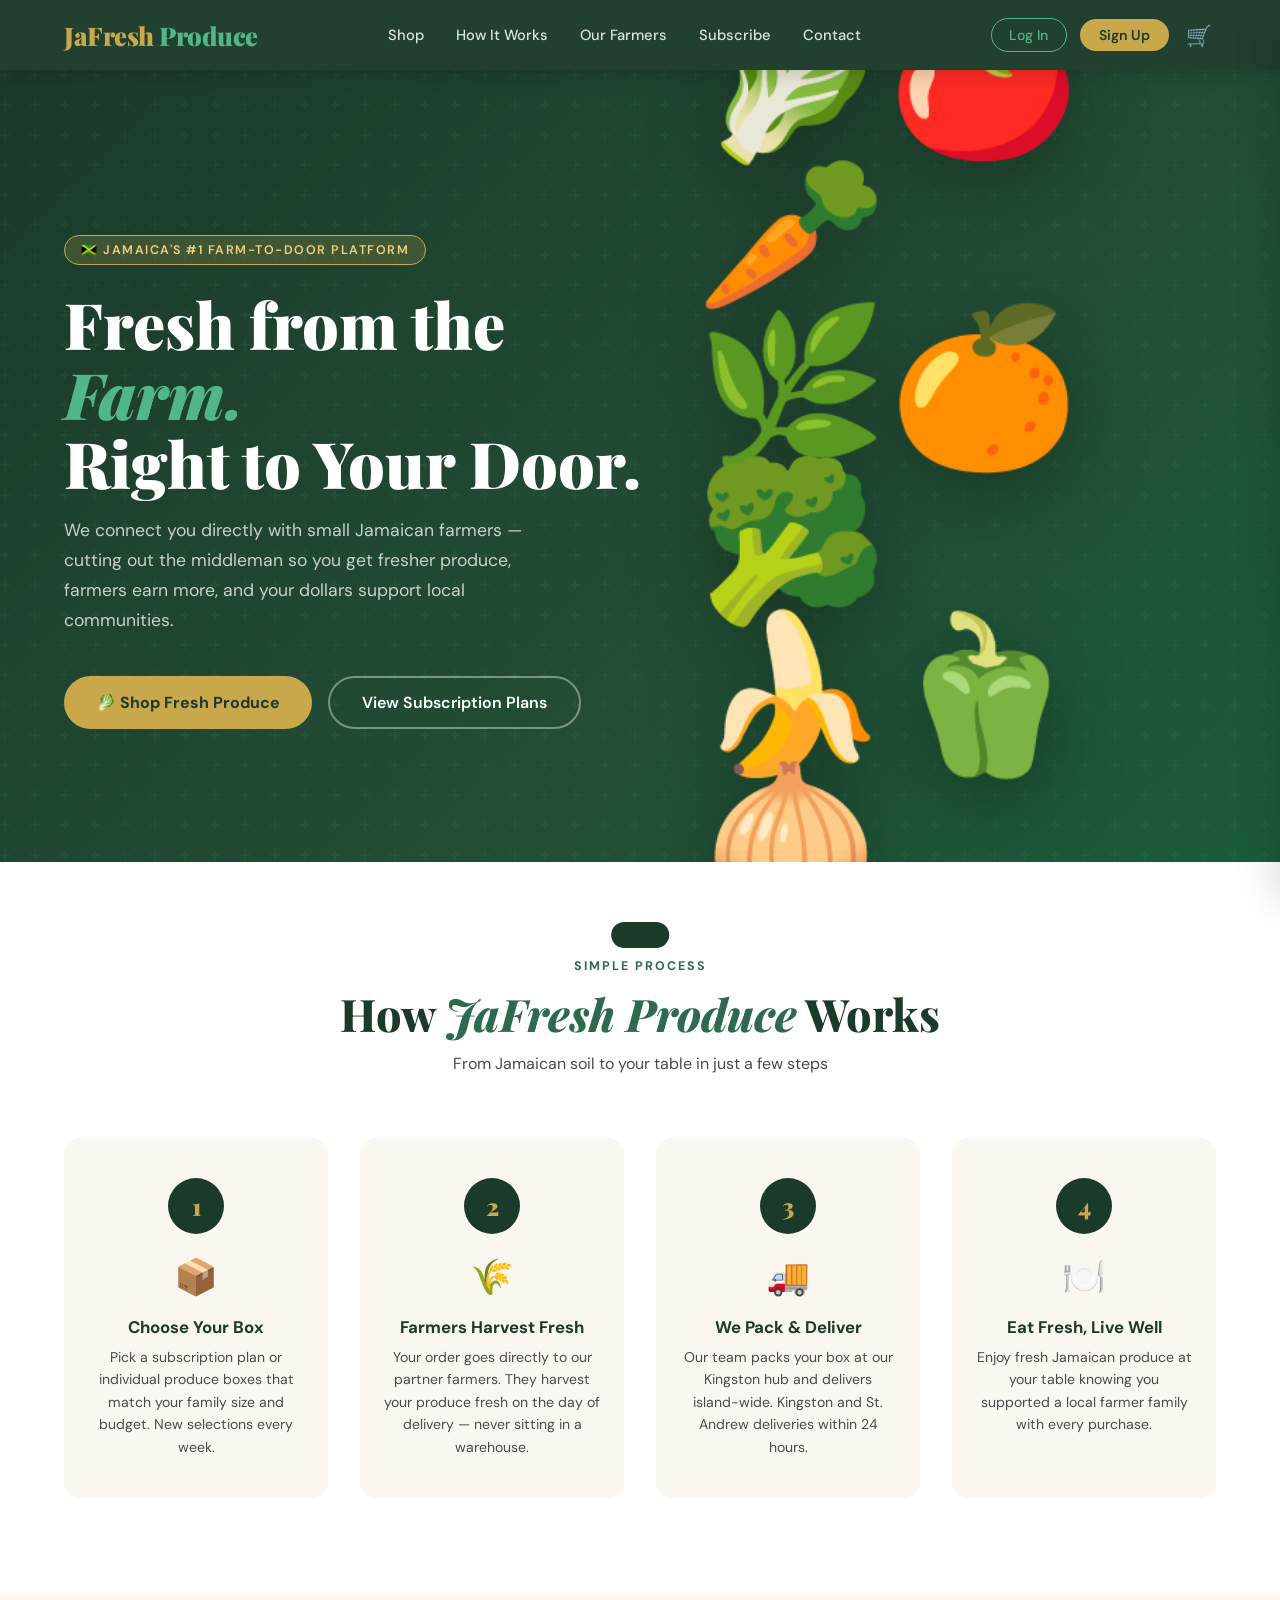
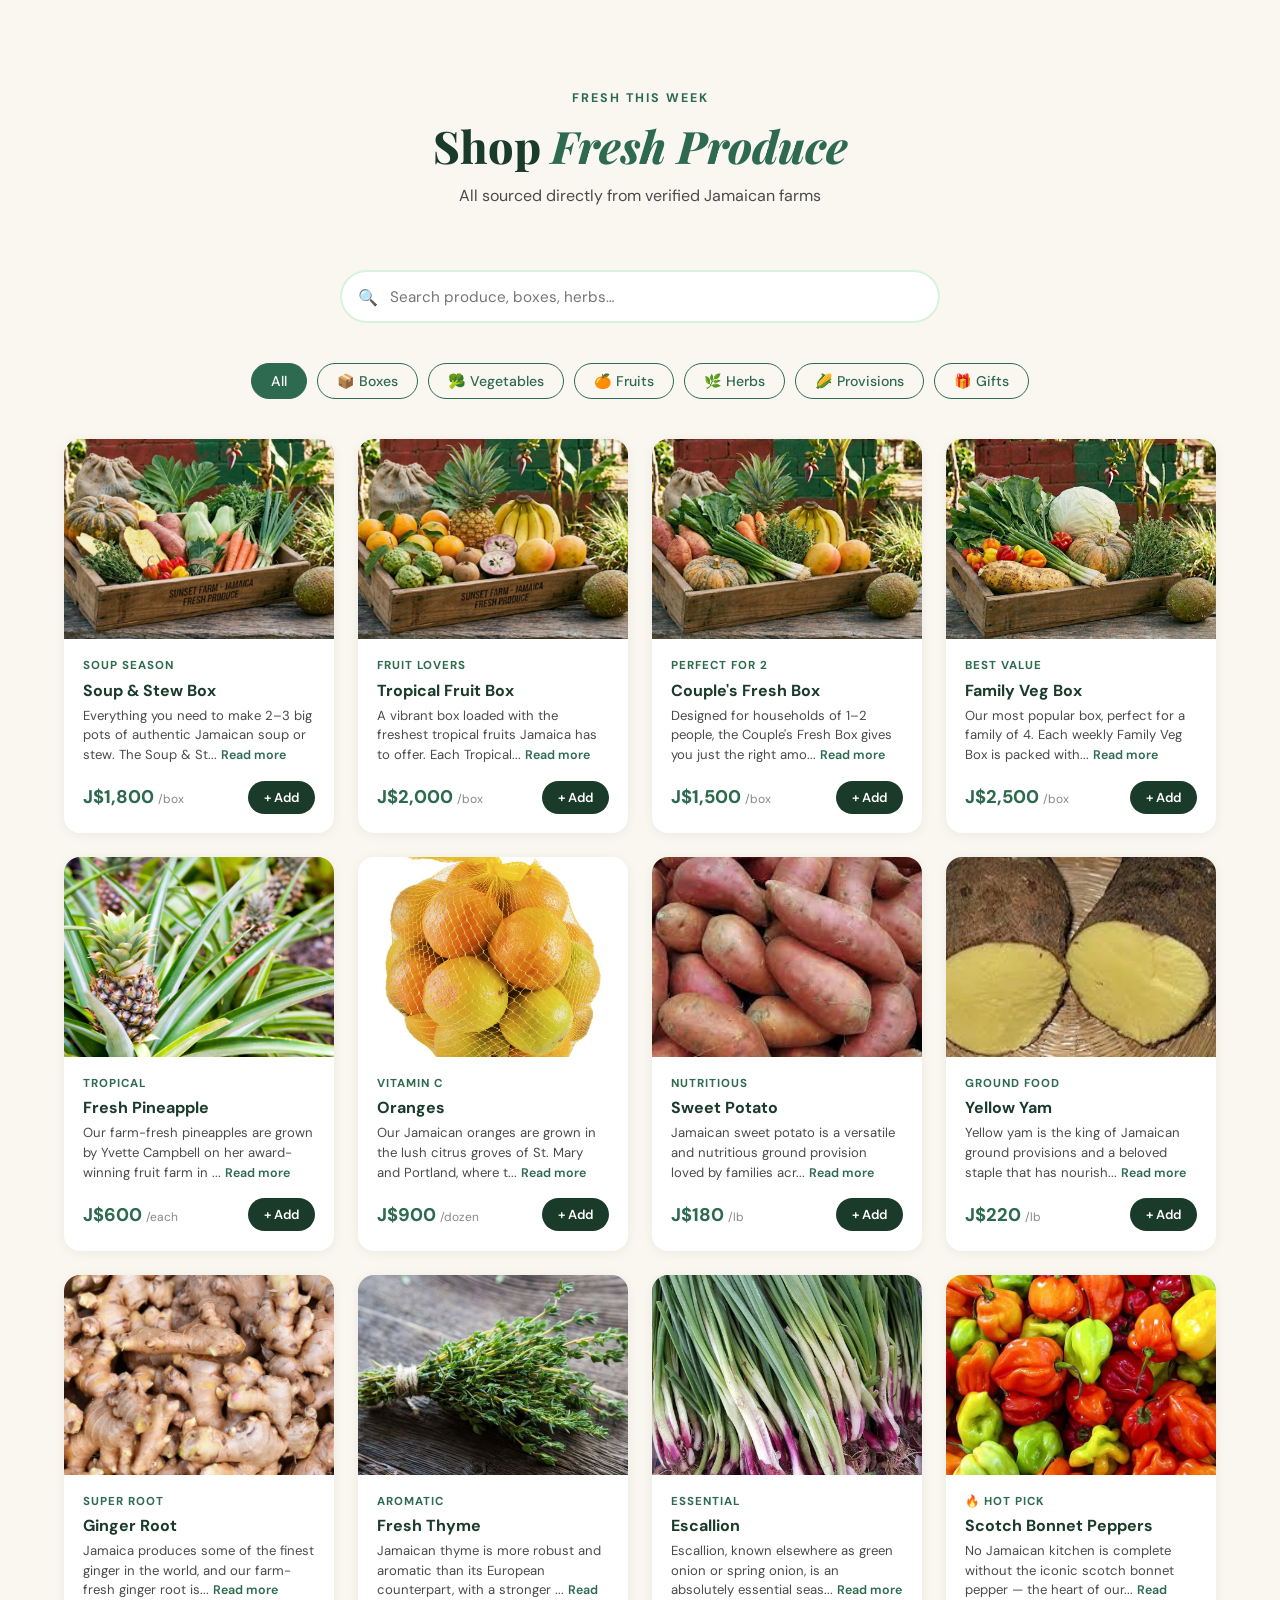
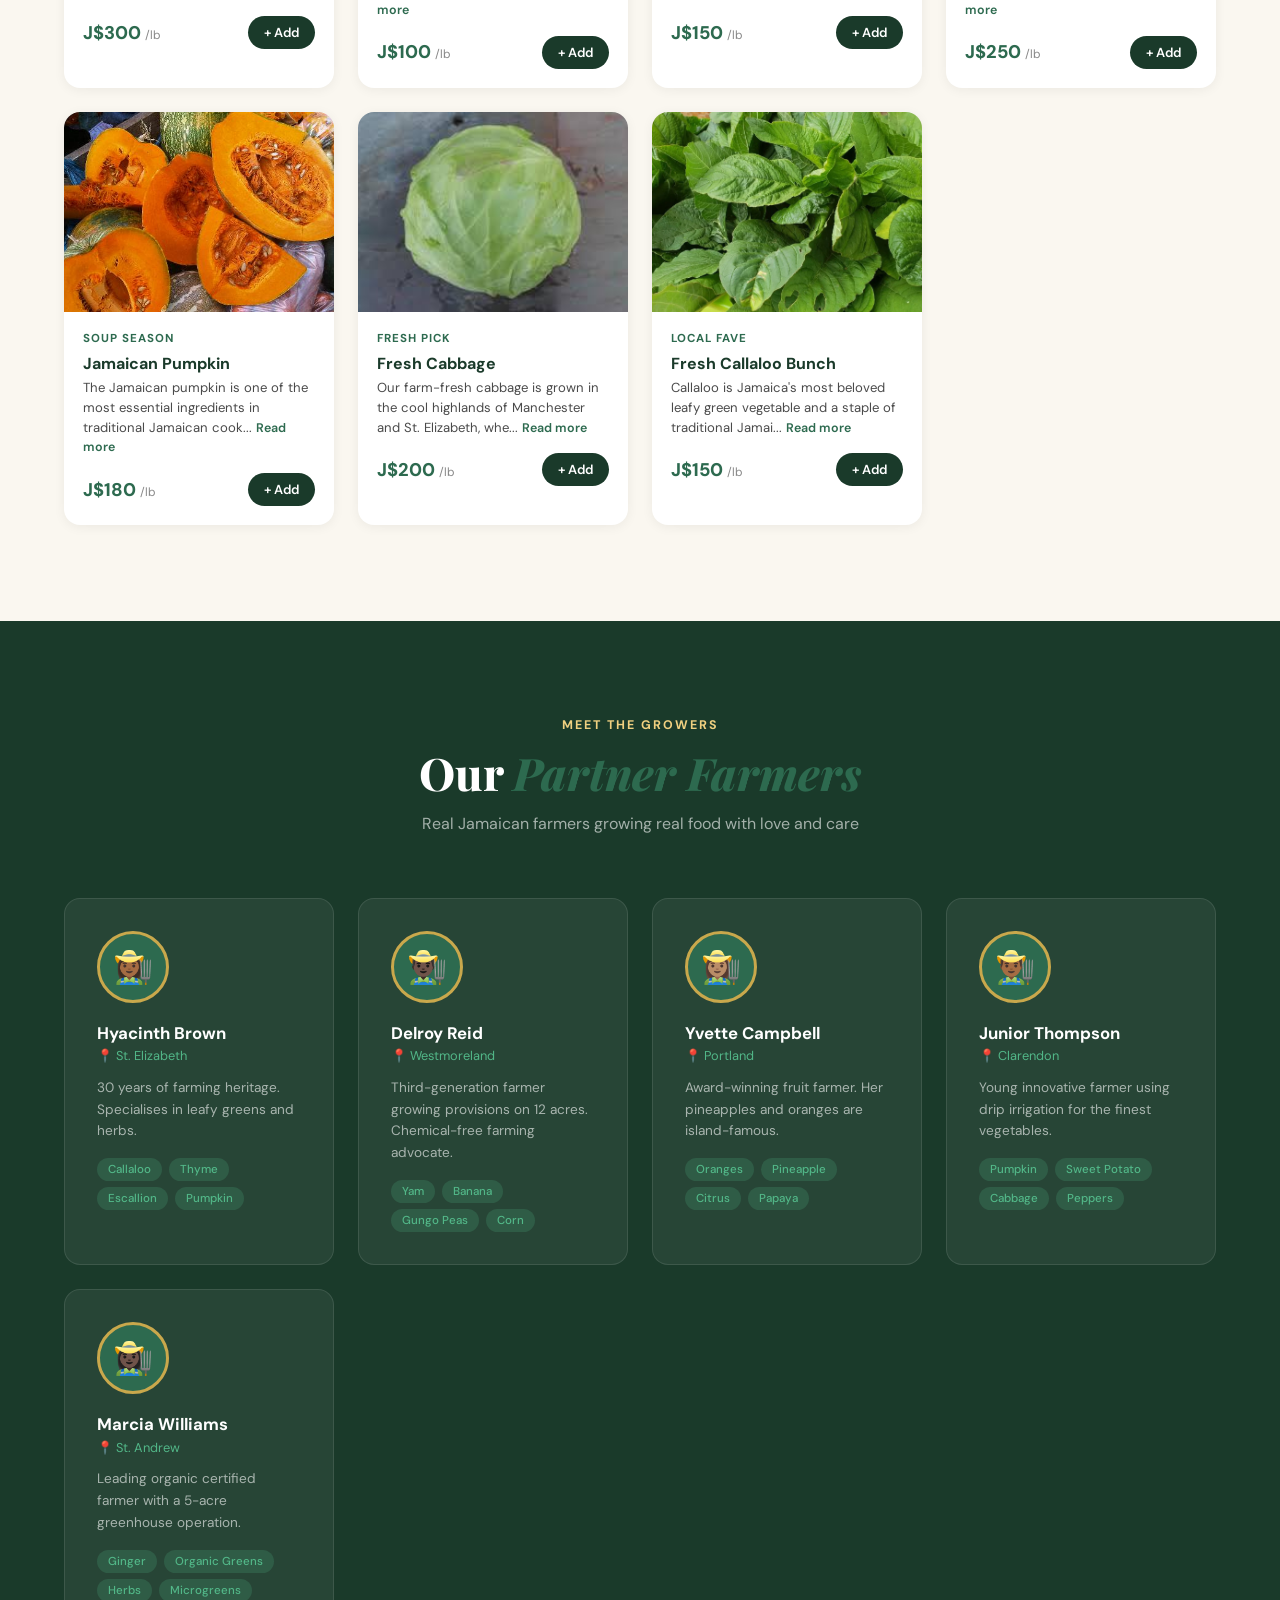
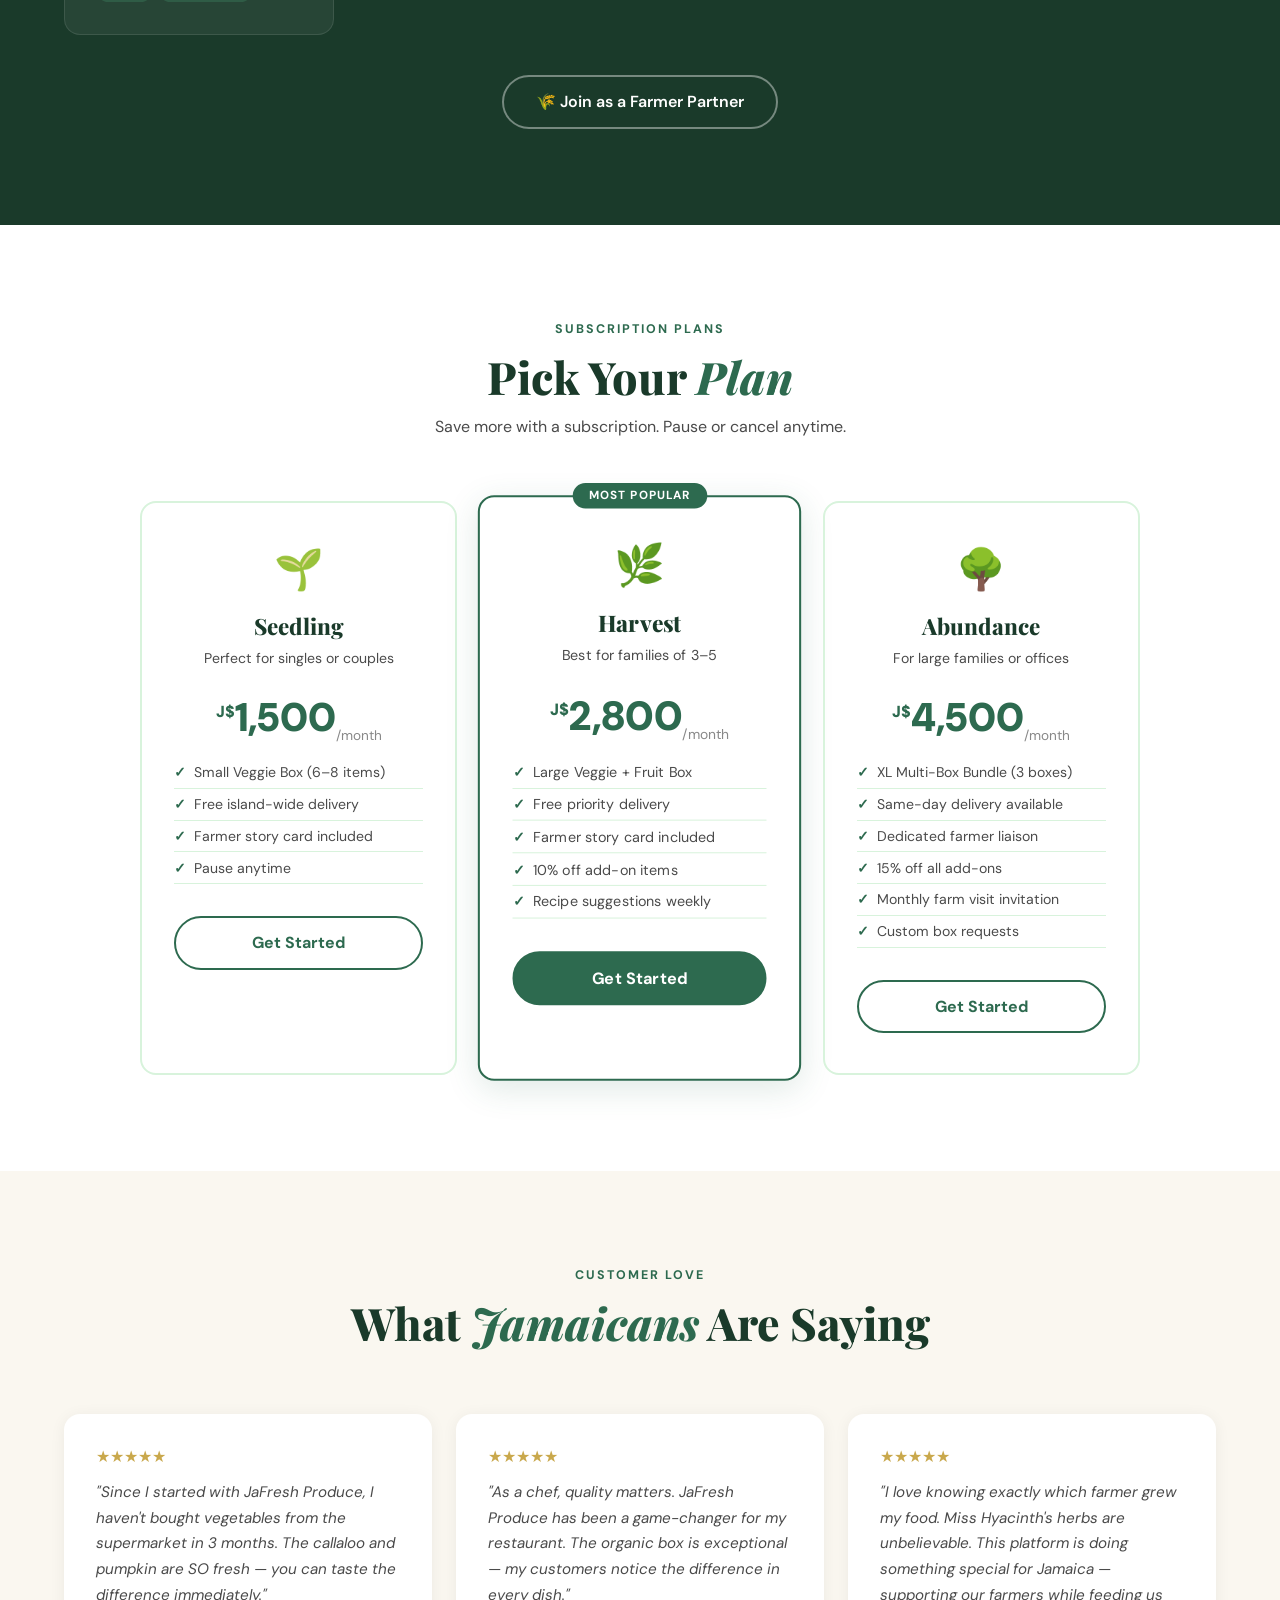
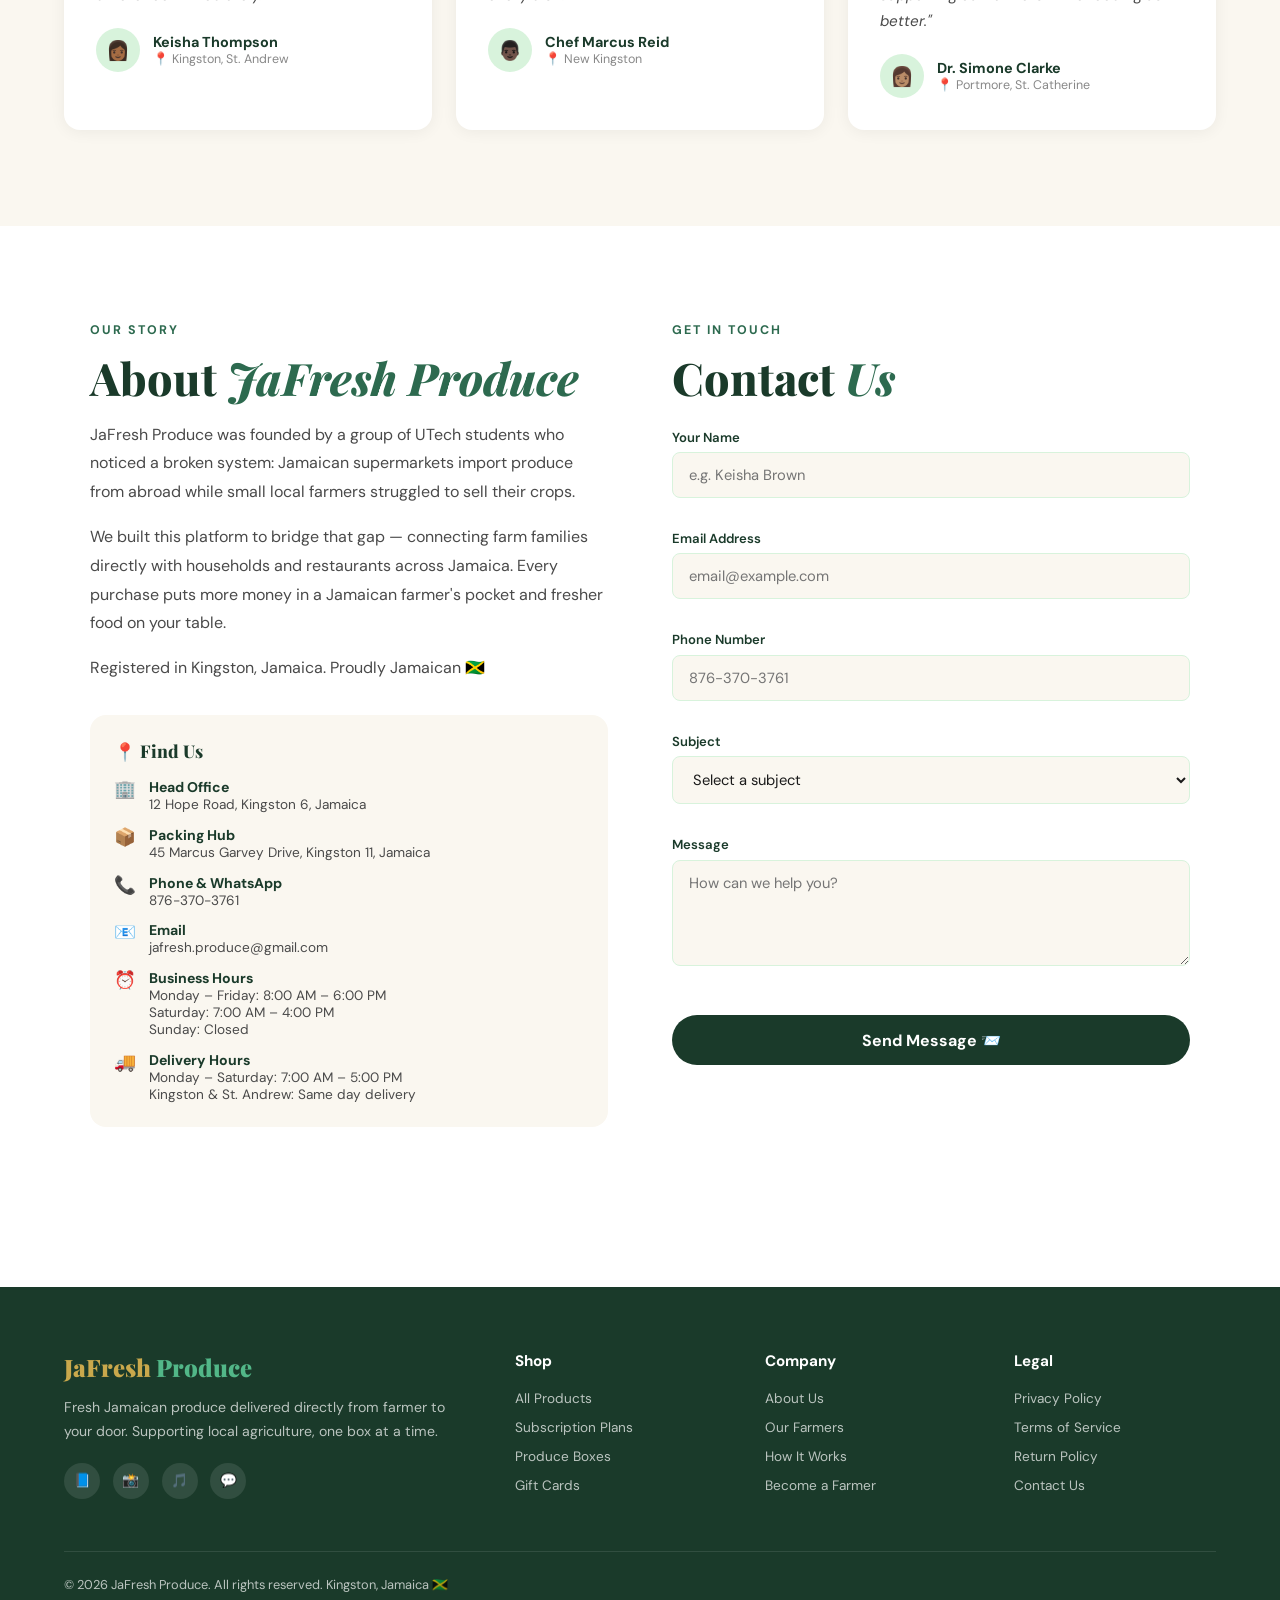
<file: index.html>
<!DOCTYPE html>
<html lang="en">

<head>
  <meta charset="UTF-8" />
  <meta name="google-site-verification" content="fPjCUq27_Aku7WFauh1qSzv9KdC6ElZby1a2ZkPByyc" />
  <meta name="viewport" content="width=device-width, initial-scale=1.0" />
  <title>JaFresh Produce — Fresh from the Farm. Right to Your Door.</title>
  <meta name="description"
    content="JaFresh Produce connects you directly to Jamaican farmers. Subscribe to fresh weekly produce boxes delivered to your door. Supporting local agriculture, one box at a time." />
  <meta name="keywords"
    content="Jamaica fresh produce, farm to door Jamaica, organic vegetables Jamaica, Jamaican farmers market, weekly produce box" />
  <meta name="author" content="JaFresh Produce" />
  <meta name="robots" content="index, follow" />
  <meta name="theme-color" content="#1a3a2a" />
  <link rel="canonical" href="https://belljay495.github.io/JaFresh-Produce/" />
  <!-- Open Graph -->
  <meta property="og:title" content="JaFresh Produce" />
  <meta property="og:description" content="Fresh from the Farm. Right to Your Door." />
  <meta property="og:type" content="website" />
  <!-- Favicon -->
  <link rel="icon"
    href="data:image/svg+xml,<svg xmlns=%22http://www.w3.org/2000/svg%22 viewBox=%220 0 100 100%22><text y=%22.9em%22 font-size=%2290%22>🌿</text></svg>" />
  <link rel="stylesheet" href="css/styles.css" />
  <!-- Google Analytics placeholder -->
  <script>window.dataLayer = window.dataLayer || [];</script>
</head>

<body>

  <!-- ══ MAIN SITE ══════════════════════════════════ -->
  <div id="main-site" class="main-site">

    <!-- NAVBAR -->
    <nav class="navbar">
      <a href="#" class="navbar-logo" onclick="App.hideDashboard()">JaFresh <span>Produce</span></a>
      <div class="navbar-links">
        <a href="#products">Shop</a>
        <a href="#how-it-works">How It Works</a>
        <a href="#farmers">Our Farmers</a>
        <a href="#subscriptions">Subscribe</a>
        <a href="#contact">Contact</a>
      </div>
      <div class="navbar-actions">
        <a href="login-customer.html" class="btn-nav-outline" id="btn-login">Log In</a>
        <a href="login-customer.html" class="btn-nav-solid" id="btn-register">Sign Up</a>
        <button class="btn-nav-outline" id="btn-dashboard" style="display:none"
          onclick="window.location.href = DB.getCurrentUser()?.role === 'farmer' ? 'dashboard-farmer.html' : 'dashboard-customer.html'">My
          Dashboard</button>
        <button class="cart-icon" id="cart-btn" aria-label="Shopping Cart">
          🛒 <span class="cart-count" id="cart-count" style="display:none">0</span>
        </button>
        <button class="hamburger" id="hamburger"
          onclick="document.querySelector('.navbar-links').style.display = document.querySelector('.navbar-links').style.display === 'flex' ? 'none' : 'flex'">
          <span></span><span></span><span></span>
        </button>
      </div>
    </nav>

    <!-- HERO -->
    <section class="hero">
      <div class="hero-content">
        <div class="hero-badge">🇯🇲 Jamaica's #1 Farm-to-Door Platform</div>
        <h1>Fresh from the <em>Farm.</em><br>Right to Your Door.</h1>
        <p>We connect you directly with small Jamaican farmers — cutting out the middleman so you get fresher produce,
          farmers earn more, and your dollars support local communities.</p>
        <div class="hero-btns">
          <button class="btn-primary" onclick="document.getElementById('products').scrollIntoView({behavior:'smooth'})">
            🥬 Shop Fresh Produce
          </button>
          <button class="btn-secondary"
            onclick="document.getElementById('subscriptions').scrollIntoView({behavior:'smooth'})">
            View Subscription Plans
          </button>
        </div>
      </div>
      <!-- decorative produce illustration -->
      <div class="hero-image" aria-hidden="true"
        style="font-size:clamp(6rem,12vw,10rem);filter:drop-shadow(0 20px 40px rgba(0,0,0,0.3));line-height:1">
        🥬🍅🥕<br>🌿🍊🥦<br>🍌🫑🧅
      </div>
    </section>

    <!-- HOW IT WORKS -->
    <section class="how-it-works" id="how-it-works">
      <div class="section-header">
        <div class="section-label">Simple Process</div>
        <h2 class="section-title">How <em>JaFresh Produce</em> Works</h2>
        <p class="section-sub">From Jamaican soil to your table in just a few steps</p>
      </div>
      <div class="steps-grid">
        <div class="step-card">
          <div class="step-num">1</div>
          <div class="step-icon">📦</div>
          <h3>Choose Your Box</h3>
          <p>Pick a subscription plan or individual produce boxes that match your family size and budget. New selections
            every week.</p>
        </div>
        <div class="step-card">
          <div class="step-num">2</div>
          <div class="step-icon">🌾</div>
          <h3>Farmers Harvest Fresh</h3>
          <p>Your order goes directly to our partner farmers. They harvest your produce fresh on the day of delivery —
            never sitting in a warehouse.</p>
        </div>
        <div class="step-card">
          <div class="step-num">3</div>
          <div class="step-icon">🚚</div>
          <h3>We Pack & Deliver</h3>
          <p>Our team packs your box at our Kingston hub and delivers island-wide. Kingston and St. Andrew deliveries
            within 24 hours.</p>
        </div>
        <div class="step-card">
          <div class="step-num">4</div>
          <div class="step-icon">🍽️</div>
          <h3>Eat Fresh, Live Well</h3>
          <p>Enjoy fresh Jamaican produce at your table knowing you supported a local farmer family with every purchase.
          </p>
        </div>
      </div>
    </section>

    <!-- SEARCH & PRODUCTS -->
    <section class="products-section" id="products">
      <div class="section-header">
        <div class="section-label">Fresh This Week</div>
        <h2 class="section-title">Shop <em>Fresh Produce</em></h2>
        <p class="section-sub">All sourced directly from verified Jamaican farms</p>
      </div>
      <div class="search-bar-wrap">
        <span class="search-icon">🔍</span>
        <input type="text" class="search-bar" id="search-input" placeholder="Search produce, boxes, herbs…" />
      </div>
      <div class="filter-tabs">
        <button class="filter-tab active" onclick="App.filterProducts('all', this)">All</button>
        <button class="filter-tab" onclick="App.filterProducts('boxes', this)">📦 Boxes</button>
        <button class="filter-tab" onclick="App.filterProducts('vegetables', this)">🥦 Vegetables</button>
        <button class="filter-tab" onclick="App.filterProducts('fruits', this)">🍊 Fruits</button>
        <button class="filter-tab" onclick="App.filterProducts('herbs', this)">🌿 Herbs</button>
        <button class="filter-tab" onclick="App.filterProducts('provisions', this)">🌽 Provisions</button>
        <button class="filter-tab" onclick="App.filterProducts('gifts', this)">🎁 Gifts</button>
      </div>
      <div class="products-grid" id="products-grid"></div>
    </section>

    <!-- OUR FARMERS -->
    <section class="farmers-section" id="farmers">
      <div class="section-header">
        <div class="section-label" style="color:var(--gold-light)">Meet the Growers</div>
        <h2 class="section-title">Our <em>Partner Farmers</em></h2>
        <p class="section-sub" style="color:rgba(255,255,255,0.6)">Real Jamaican farmers growing real food with love and
          care</p>
      </div>
      <div class="farmers-grid" id="farmers-grid"></div>
      <div style="text-align:center;margin-top:2.5rem">
        <button class="btn-secondary" onclick="App.openModal('register');App.switchRole('farmer')">
          🌾 Join as a Farmer Partner
        </button>
      </div>
    </section>

    <!-- SUBSCRIPTION PLANS -->
    <section class="subscription-section" id="subscriptions">
      <div class="section-header">
        <div class="section-label">Subscription Plans</div>
        <h2 class="section-title">Pick Your <em>Plan</em></h2>
        <p class="section-sub">Save more with a subscription. Pause or cancel anytime.</p>
      </div>
      <div class="plans-grid">
        <div class="plan-card">
          <div class="plan-icon">🌱</div>
          <div class="plan-name">Seedling</div>
          <div class="plan-desc">Perfect for singles or couples</div>
          <div class="plan-price"><sup>J$</sup>1,500<sub>/month</sub></div>
          <ul class="plan-features">
            <li>Small Veggie Box (6–8 items)</li>
            <li>Free island-wide delivery</li>
            <li>Farmer story card included</li>
            <li>Pause anytime</li>
          </ul>
          <button class="btn-plan" onclick="App.subscribePlan('Seedling Plan')">Get Started</button>
        </div>
        <div class="plan-card popular">
          <div class="plan-badge">Most Popular</div>
          <div class="plan-icon">🌿</div>
          <div class="plan-name">Harvest</div>
          <div class="plan-desc">Best for families of 3–5</div>
          <div class="plan-price"><sup>J$</sup>2,800<sub>/month</sub></div>
          <ul class="plan-features">
            <li>Large Veggie + Fruit Box</li>
            <li>Free priority delivery</li>
            <li>Farmer story card included</li>
            <li>10% off add-on items</li>
            <li>Recipe suggestions weekly</li>
          </ul>
          <button class="btn-plan" onclick="App.subscribePlan('Harvest Plan')">Get Started</button>
        </div>
        <div class="plan-card">
          <div class="plan-icon">🌳</div>
          <div class="plan-name">Abundance</div>
          <div class="plan-desc">For large families or offices</div>
          <div class="plan-price"><sup>J$</sup>4,500<sub>/month</sub></div>
          <ul class="plan-features">
            <li>XL Multi-Box Bundle (3 boxes)</li>
            <li>Same-day delivery available</li>
            <li>Dedicated farmer liaison</li>
            <li>15% off all add-ons</li>
            <li>Monthly farm visit invitation</li>
            <li>Custom box requests</li>
          </ul>
          <button class="btn-plan" onclick="App.subscribePlan('Abundance Plan')">Get Started</button>
        </div>
      </div>
    </section>

    <!-- TESTIMONIALS -->
    <section class="testimonials-section" id="testimonials">
      <div class="section-header">
        <div class="section-label">Customer Love</div>
        <h2 class="section-title">What <em>Jamaicans</em> Are Saying</h2>
      </div>
      <div class="testimonials-grid">
        <div class="testimonial-card">
          <div class="testimonial-stars">★★★★★</div>
          <div class="testimonial-text">"Since I started with JaFresh Produce, I haven't bought vegetables from the
            supermarket in 3 months. The callaloo and pumpkin are SO fresh — you can taste the difference immediately."
          </div>
          <div class="testimonial-author">
            <div class="author-avatar">👩🏾</div>
            <div>
              <div class="author-name">Keisha Thompson</div>
              <div class="author-loc">📍 Kingston, St. Andrew</div>
            </div>
          </div>
        </div>
        <div class="testimonial-card">
          <div class="testimonial-stars">★★★★★</div>
          <div class="testimonial-text">"As a chef, quality matters. JaFresh Produce has been a game-changer for my
            restaurant. The organic box is exceptional — my customers notice the difference in every dish."</div>
          <div class="testimonial-author">
            <div class="author-avatar">👨🏿</div>
            <div>
              <div class="author-name">Chef Marcus Reid</div>
              <div class="author-loc">📍 New Kingston</div>
            </div>
          </div>
        </div>
        <div class="testimonial-card">
          <div class="testimonial-stars">★★★★★</div>
          <div class="testimonial-text">"I love knowing exactly which farmer grew my food. Miss Hyacinth's herbs are
            unbelievable. This platform is doing something special for Jamaica — supporting our farmers while feeding us
            better."</div>
          <div class="testimonial-author">
            <div class="author-avatar">👩🏽</div>
            <div>
              <div class="author-name">Dr. Simone Clarke</div>
              <div class="author-loc">📍 Portmore, St. Catherine</div>
            </div>
          </div>
        </div>
      </div>
    </section>

    <!-- ABOUT / CONTACT -->
    <section id="contact" style="padding:6rem 5%;background:white;">
      <div style="max-width:1100px;margin:0 auto">

        <!-- About + Location row -->
        <div style="display:grid;grid-template-columns:1fr 1fr;gap:4rem;margin-bottom:4rem;align-items:start">
          <div>
            <div class="section-label">Our Story</div>
            <h2 class="section-title" style="margin-bottom:1rem">About <em>JaFresh Produce</em></h2>
            <p style="color:var(--text-mid);line-height:1.8;margin-bottom:1rem">JaFresh Produce was founded by a group
              of UTech students who noticed a broken system: Jamaican supermarkets import produce from abroad while
              small local farmers struggled to sell their crops.</p>
            <p style="color:var(--text-mid);line-height:1.8;margin-bottom:1rem">We built this platform to bridge that
              gap — connecting farm families directly with households and restaurants across Jamaica. Every purchase
              puts more money in a Jamaican farmer's pocket and fresher food on your table.</p>
            <p style="color:var(--text-mid);line-height:1.8;margin-bottom:2rem">Registered in Kingston, Jamaica. Proudly
              Jamaican 🇯🇲</p>

            <!-- Location & Hours -->
            <div style="background:var(--cream);border-radius:var(--radius);padding:1.5rem">
              <div
                style="font-family:'Playfair Display',serif;font-size:1.1rem;font-weight:800;color:var(--green-dark);margin-bottom:1rem">
                📍 Find Us</div>
              <div style="display:flex;flex-direction:column;gap:0.8rem">
                <div style="display:flex;gap:0.8rem;align-items:flex-start">
                  <span style="font-size:1.1rem;flex-shrink:0">🏢</span>
                  <div>
                    <div style="font-weight:700;font-size:0.88rem;color:var(--green-dark)">Head Office</div>
                    <div style="font-size:0.85rem;color:var(--text-mid)">12 Hope Road, Kingston 6, Jamaica</div>
                  </div>
                </div>
                <div style="display:flex;gap:0.8rem;align-items:flex-start">
                  <span style="font-size:1.1rem;flex-shrink:0">📦</span>
                  <div>
                    <div style="font-weight:700;font-size:0.88rem;color:var(--green-dark)">Packing Hub</div>
                    <div style="font-size:0.85rem;color:var(--text-mid)">45 Marcus Garvey Drive, Kingston 11, Jamaica
                    </div>
                  </div>
                </div>
                <div style="display:flex;gap:0.8rem;align-items:flex-start">
                  <span style="font-size:1.1rem;flex-shrink:0">📞</span>
                  <div>
                    <div style="font-weight:700;font-size:0.88rem;color:var(--green-dark)">Phone & WhatsApp</div>
                    <div style="font-size:0.85rem;color:var(--text-mid)">876-370-3761</div>
                  </div>
                </div>
                <div style="display:flex;gap:0.8rem;align-items:flex-start">
                  <span style="font-size:1.1rem;flex-shrink:0">📧</span>
                  <div>
                    <div style="font-weight:700;font-size:0.88rem;color:var(--green-dark)">Email</div>
                    <div style="font-size:0.85rem;color:var(--text-mid)">jafresh.produce@gmail.com</div>
                  </div>
                </div>
                <div style="display:flex;gap:0.8rem;align-items:flex-start">
                  <span style="font-size:1.1rem;flex-shrink:0">⏰</span>
                  <div>
                    <div style="font-weight:700;font-size:0.88rem;color:var(--green-dark)">Business Hours</div>
                    <div style="font-size:0.85rem;color:var(--text-mid)">Monday – Friday: 8:00 AM – 6:00 PM</div>
                    <div style="font-size:0.85rem;color:var(--text-mid)">Saturday: 7:00 AM – 4:00 PM</div>
                    <div style="font-size:0.85rem;color:var(--text-mid)">Sunday: Closed</div>
                  </div>
                </div>
                <div style="display:flex;gap:0.8rem;align-items:flex-start">
                  <span style="font-size:1.1rem;flex-shrink:0">🚚</span>
                  <div>
                    <div style="font-weight:700;font-size:0.88rem;color:var(--green-dark)">Delivery Hours</div>
                    <div style="font-size:0.85rem;color:var(--text-mid)">Monday – Saturday: 7:00 AM – 5:00 PM</div>
                    <div style="font-size:0.85rem;color:var(--text-mid)">Kingston & St. Andrew: Same day delivery</div>
                  </div>
                </div>
              </div>
            </div>
          </div>

          <!-- Contact Form -->
          <div>
            <div class="section-label">Get In Touch</div>
            <h2 class="section-title" style="margin-bottom:1.5rem">Contact <em>Us</em></h2>
            <form onsubmit="event.preventDefault();App.showToast('✅ Message sent! We\'ll reply within 24 hours.');"
              style="display:flex;flex-direction:column;gap:1rem">
              <div class="form-group">
                <label class="form-label">Your Name</label>
                <input type="text" class="form-input" placeholder="e.g. Keisha Brown" autocomplete="name" required />
              </div>
              <div class="form-group">
                <label class="form-label">Email Address</label>
                <input type="email" class="form-input" placeholder="email@example.com" autocomplete="email" required />
              </div>
              <div class="form-group">
                <label class="form-label">Phone Number</label>
                <input type="tel" class="form-input" placeholder="876-370-3761" autocomplete="tel" />
              </div>
              <div class="form-group">
                <label class="form-label">Subject</label>
                <select class="form-input">
                  <option value="">Select a subject</option>
                  <option>Order Enquiry</option>
                  <option>Subscription Question</option>
                  <option>Become a Farmer Partner</option>
                  <option>Delivery Question</option>
                  <option>General Enquiry</option>
                </select>
              </div>
              <div class="form-group">
                <label class="form-label">Message</label>
                <textarea class="form-input" rows="4" placeholder="How can we help you?" required
                  style="resize:vertical"></textarea>
              </div>
              <button type="submit" class="btn-submit" style="width:auto;padding:0.9rem 2rem;border-radius:50px">Send
                Message 📨</button>
            </form>
          </div>
        </div>

      </div>
    </section>

    <!-- FOOTER -->
    <footer>
      <div class="footer-grid">
        <div>
          <div class="footer-logo">JaFresh <span>Produce</span></div>
          <div class="footer-desc">Fresh Jamaican produce delivered directly from farmer to your door. Supporting local
            agriculture, one box at a time.</div>
          <div class="footer-social">
            <button class="social-btn" onclick="App.showToast('Follow us @JaFreshJA')">📘</button>
            <button class="social-btn" onclick="App.showToast('Follow us @JaFreshJA')">📸</button>
            <button class="social-btn" onclick="App.showToast('Follow us @JaFreshJA')">🎵</button>
            <button class="social-btn" onclick="App.showToast('WhatsApp: 876-370-3761')">💬</button>
          </div>
        </div>
        <div class="footer-col">
          <h4>Shop</h4>
          <ul>
            <li><a href="#products">All Products</a></li>
            <li><a href="#subscriptions">Subscription Plans</a></li>
            <li><a href="#"
                onclick="App.filterProducts('boxes',document.querySelector('.filter-tab'));return false">Produce
                Boxes</a></li>
            <li><a href="#" onclick="App.showToast('Gift cards coming soon!')">Gift Cards</a></li>
          </ul>
        </div>
        <div class="footer-col">
          <h4>Company</h4>
          <ul>
            <li><a href="#contact">About Us</a></li>
            <li><a href="#farmers">Our Farmers</a></li>
            <li><a href="#how-it-works">How It Works</a></li>
            <li><a href="#" onclick="App.openModal('register');App.switchRole('farmer');return false">Become a
                Farmer</a></li>
          </ul>
        </div>
        <div class="footer-col">
          <h4>Legal</h4>
          <ul>
            <li><a href="pages/privacy.html">Privacy Policy</a></li>
            <li><a href="pages/terms.html">Terms of Service</a></li>
            <li><a href="pages/returns.html">Return Policy</a></li>
            <li><a href="#contact">Contact Us</a></li>
          </ul>
        </div>
      </div>
      <div class="footer-bottom">
        <span>© 2026 JaFresh Produce. All rights reserved. Kingston, Jamaica 🇯🇲</span>
      </div>
    </footer>

  </div><!-- end main-site -->

  <!-- ══ CUSTOMER DASHBOARD ══════════════════════════ -->
  <div id="dashboard-customer" style="display:none">
    <div class="dashboard-header">
      <div>
        <h1>🛒 My Dashboard</h1>
        <p id="cust-email"><a href="/cdn-cgi/l/email-protection" class="__cf_email__"
            data-cfemail="ed8e989e998280889fad88808c8481c38e8280">[email&#160;protected]</a></p>
      </div>
      <div style="display:flex;gap:1rem;align-items:center">
        <span style="color:white;font-weight:600" id="cust-name">Customer Name</span>
        <button class="btn-logout" onclick="App.handleLogout()">Log Out</button>
        <button class="btn-logout" onclick="App.hideDashboard()"
          style="background:rgba(201,168,76,0.2);border-color:var(--gold);color:var(--gold)">← Back to Shop</button>
      </div>
    </div>
    <div class="dashboard-body">
      <div class="dashboard-grid">
        <div class="dash-card">
          <div class="dash-card-icon">📦</div>
          <div class="dash-card-label">Total Orders</div>
          <div class="dash-card-value" id="cust-orders-count">0</div>
        </div>
        <div class="dash-card">
          <div class="dash-card-icon">💰</div>
          <div class="dash-card-label">Total Spent</div>
          <div class="dash-card-value" id="cust-total-spent">J$0</div>
        </div>
        <div class="dash-card">
          <div class="dash-card-icon">🌿</div>
          <div class="dash-card-label">Active Subscription</div>
          <div class="dash-card-value" style="font-size:1.1rem">Harvest Plan</div>
        </div>
        <div class="dash-card">
          <div class="dash-card-icon">🚚</div>
          <div class="dash-card-label">Next Delivery</div>
          <div class="dash-card-value" style="font-size:1.1rem">This Friday</div>
        </div>
      </div>
      <div class="dash-section-title">Order History</div>
      <table class="dash-table">
        <thead>
          <tr>
            <th>Order ID</th>
            <th>Date</th>
            <th>Items</th>
            <th>Total</th>
            <th>Status</th>
          </tr>
        </thead>
        <tbody id="orders-tbody"></tbody>
      </table>
      <div style="margin-top:2rem">
        <div class="dash-section-title">My Profile</div>
        <div class="dash-card" style="max-width:500px">
          <div class="form-group"><label class="form-label">Delivery Address</label><input class="form-input"
              placeholder="Enter your address" /></div>
          <div class="form-group"><label class="form-label">Parish</label>
            <select class="form-input">
              <option>Kingston</option>
              <option>St. Andrew</option>
              <option>St. Catherine</option>
              <option>St. James</option>
              <option>Manchester</option>
              <option>Clarendon</option>
              <option>St. Elizabeth</option>
              <option>Westmoreland</option>
              <option>Hanover</option>
              <option>St. Ann</option>
              <option>St. Mary</option>
              <option>Portland</option>
              <option>St. Thomas</option>
              <option>Trelawny</option>
            </select>
          </div>
          <button class="btn-submit" style="width:auto;padding:0.7rem 1.5rem;border-radius:50px;margin-top:0.5rem"
            onclick="App.showToast('✅ Profile updated!')">Save Changes</button>
        </div>
      </div>
    </div>
  </div>

  <!-- ══ FARMER DASHBOARD ════════════════════════════ -->
  <div id="dashboard-farmer" style="display:none">
    <div class="dashboard-header">
      <div>
        <h1>🌾 Farmer Dashboard</h1>
        <p id="farmer-parish">St. Elizabeth</p>
      </div>
      <div style="display:flex;gap:1rem;align-items:center">
        <span style="color:white;font-weight:600" id="farmer-name">Farmer Name</span>
        <button class="btn-logout" onclick="App.handleLogout()">Log Out</button>
        <button class="btn-logout" onclick="App.hideDashboard()"
          style="background:rgba(201,168,76,0.2);border-color:var(--gold);color:var(--gold)">← Back to Site</button>
      </div>
    </div>
    <div class="dashboard-body">
      <div class="dashboard-grid">
        <div class="dash-card">
          <div class="dash-card-icon">🌱</div>
          <div class="dash-card-label">Active Listings</div>
          <div class="dash-card-value" id="farmer-listings-count">0</div>
        </div>
        <div class="dash-card">
          <div class="dash-card-icon">💵</div>
          <div class="dash-card-label">This Month's Earnings</div>
          <div class="dash-card-value" id="farmer-earnings">J$0</div>
        </div>
        <div class="dash-card">
          <div class="dash-card-icon">📦</div>
          <div class="dash-card-label">Orders This Week</div>
          <div class="dash-card-value">12</div>
        </div>
        <div class="dash-card">
          <div class="dash-card-icon">⭐</div>
          <div class="dash-card-label">Rating</div>
          <div class="dash-card-value">4.9</div>
        </div>
      </div>
      <div style="display:flex;justify-content:space-between;align-items:center;margin-bottom:1rem">
        <div class="dash-section-title">My Produce Listings</div>
        <button class="btn-primary" style="padding:0.6rem 1.2rem;font-size:0.9rem" onclick="App.showAddListingModal()">+
          Add New Listing</button>
      </div>
      <div id="farmer-listings"></div>

      <div style="margin-top:2.5rem">
        <div class="dash-section-title">Incoming Orders</div>
        <table class="dash-table">
          <thead>
            <tr>
              <th>Order ID</th>
              <th>Customer</th>
              <th>Items</th>
              <th>Amount</th>
              <th>Status</th>
            </tr>
          </thead>
          <tbody>
            <tr>
              <td><strong>GP-2026-441</strong></td>
              <td>Keisha T.</td>
              <td>Herb Bundle x2</td>
              <td>J$1,600</td>
              <td><span class="status-badge status-processing">Processing</span></td>
            </tr>
            <tr>
              <td><strong>GP-2026-438</strong></td>
              <td>Marcus R.</td>
              <td>Weekly Veggie Box</td>
              <td>J$1,500</td>
              <td><span class="status-badge status-delivered">Delivered</span></td>
            </tr>
            <tr>
              <td><strong>GP-2026-435</strong></td>
              <td>Simone C.</td>
              <td>Callaloo Bundle</td>
              <td>J$700</td>
              <td><span class="status-badge status-delivered">Delivered</span></td>
            </tr>
          </tbody>
        </table>
      </div>
    </div>
  </div>

  <!-- ══ MODALS ═══════════════════════════════════════ -->

  <!-- AUTH MODAL -->
  <div class="modal-overlay" id="auth-modal">
    <div class="modal">
      <button class="modal-close" onclick="App.closeModal('auth-modal')">✕</button>
      <div class="modal-logo">JaFresh <span>Produce</span></div>
      <div class="modal-subtitle">Jamaica's fresh produce marketplace</div>

      <!-- Role Selector -->
      <div class="role-tabs">
        <button class="role-tab active" data-role="customer">
          <span>🛒</span> I'm a Customer
        </button>
        <button class="role-tab" data-role="farmer">
          <span>🌾</span> I'm a Farmer
        </button>
      </div>

      <!-- Login / Register tabs -->
      <div class="auth-tabs">
        <button class="auth-tab active" data-tab="login">Log In</button>
        <button class="auth-tab" data-tab="register">Create Account</button>
      </div>

      <!-- LOGIN FORM -->
      <form id="login-form">
        <div class="form-group">
          <label class="form-label">Email Address</label>
          <input type="email" class="form-input" id="login-email" placeholder="your@email.com" autocomplete="email"
            required />
        </div>
        <div class="form-group">
          <label class="form-label">Password</label>
          <input type="password" class="form-input" id="login-password" placeholder="Your password"
            autocomplete="current-password" required />
        </div>
        <button type="submit" class="btn-submit">Log In →</button>
        <div class="form-footer">
          Don't have an account? <a class="form-link" onclick="App.switchAuthTab('register')">Sign up free</a>
        </div>
      </form>

      <!-- REGISTER FORM -->
      <form id="register-form" style="display:none">
        <div class="form-row">
          <div class="form-group">
            <label class="form-label">First Name *</label>
            <input type="text" class="form-input" id="reg-firstname" placeholder="Keisha" autocomplete="given-name"
              required />
          </div>
          <div class="form-group">
            <label class="form-label">Last Name *</label>
            <input type="text" class="form-input" id="reg-lastname" placeholder="Brown" autocomplete="family-name"
              required />
          </div>
        </div>
        <div class="form-group">
          <label class="form-label">Email Address *</label>
          <input type="email" class="form-input" id="reg-email" placeholder="your@email.com" autocomplete="email"
            required />
        </div>
        <div class="form-group">
          <label class="form-label">Phone Number</label>
          <input type="tel" class="form-input" id="reg-phone" placeholder="876-370-3761" autocomplete="tel" />
        </div>
        <div class="form-group">
          <label class="form-label">Password *</label>
          <input type="password" class="form-input" id="reg-password" placeholder="Create a password"
            autocomplete="new-password" required />
        </div>
        <!-- Farmer-only fields -->
        <div id="farmer-extra-fields" style="display:none">
          <div class="form-group">
            <label class="form-label">Parish (where your farm is located)</label>
            <select class="form-input" id="reg-parish">
              <option value="">Select Parish</option>
              <option>Kingston</option>
              <option>St. Andrew</option>
              <option>St. Catherine</option>
              <option>St. James</option>
              <option>Manchester</option>
              <option>Clarendon</option>
              <option>St. Elizabeth</option>
              <option>Westmoreland</option>
              <option>Hanover</option>
              <option>St. Ann</option>
              <option>St. Mary</option>
              <option>Portland</option>
              <option>St. Thomas</option>
              <option>Trelawny</option>
            </select>
          </div>
          <div class="form-group">
            <label class="form-label">Tell us about your farm</label>
            <textarea class="form-input" id="reg-bio" rows="2"
              placeholder="What do you grow? How long have you been farming?"></textarea>
          </div>
        </div>
        <button type="submit" class="btn-submit">Create Account 🌿</button>
        <div class="form-footer">
          Already have an account? <a class="form-link" onclick="App.switchAuthTab('login')">Log in</a>
        </div>
      </form>
    </div>
  </div>

  <!-- CHECKOUT MODAL -->
  <div class="modal-overlay" id="checkout-modal">
    <div class="modal">
      <button class="modal-close" onclick="App.closeModal('checkout-modal')">✕</button>
      <div class="modal-logo" style="margin-bottom:1.5rem">Checkout 🛒</div>
      <div class="form-group">
        <label class="form-label">Full Name</label>
        <input type="text" class="form-input" id="checkout-name" placeholder="Your full name" autocomplete="name" />
      </div>
      <div class="form-group">
        <label class="form-label">Email</label>
        <input type="email" class="form-input" id="checkout-email" placeholder="email@example.com"
          autocomplete="email" />
      </div>
      <div class="form-group">
        <label class="form-label">Delivery Address</label>
        <input type="text" class="form-input" id="checkout-address" placeholder="Street address"
          autocomplete="street-address" />
      </div>
      <div class="form-row">
        <div class="form-group">
          <label class="form-label">Parish</label>
          <select class="form-input" id="checkout-parish" autocomplete="address-level1">
            <option value="">Select</option>
            <option>Kingston</option>
            <option>St. Andrew</option>
            <option>St. Catherine</option>
            <option>St. James</option>
            <option>Manchester</option>
            <option>Clarendon</option>
            <option>St. Elizabeth</option>
            <option>Westmoreland</option>
            <option>Hanover</option>
            <option>St. Ann</option>
            <option>St. Mary</option>
            <option>Portland</option>
            <option>St. Thomas</option>
            <option>Trelawny</option>
          </select>
        </div>
        <div class="form-group">
          <label class="form-label">Phone</label>
          <input type="tel" class="form-input" id="checkout-phone" placeholder="+1-876-…" autocomplete="tel" />
        </div>
      </div>
      <div class="form-group">
        <label class="form-label">Payment (Test Mode)</label>
        <input class="form-input" value="4242 4242 4242 4242" readonly style="color:var(--text-light)" />
        <small style="color:var(--text-light);font-size:0.75rem">Stripe test card — no real payment processed</small>
      </div>
      <div
        style="display:flex;justify-content:space-between;font-weight:700;font-size:1.1rem;margin:1rem 0;padding:1rem;background:var(--green-pale);border-radius:var(--radius-sm)">
        <span>Total:</span><span id="checkout-total" style="color:var(--green-mid)">J$0</span>
      </div>
      <button class="btn-submit" id="btn-place-order">Place Order 🌿</button>
    </div>
  </div>

  <!-- ORDER SUCCESS MODAL -->
  <div class="modal-overlay" id="order-success-modal">
    <div class="modal" style="text-align:center">
      <div style="font-size:4rem;margin-bottom:1rem">🎉</div>
      <div class="modal-logo">Order Placed!</div>
      <p style="color:var(--text-mid);margin:0.8rem 0 0.3rem">Your order ID:</p>
      <div style="font-size:1.4rem;font-weight:800;color:var(--green-mid);margin-bottom:1rem" id="order-id-display">
        GP-001</div>
      <p style="color:var(--text-mid);font-size:0.88rem;line-height:1.6">Our farmers will harvest your produce fresh and
        it will be delivered within 24–48 hours. You'll receive a WhatsApp confirmation shortly.</p>
      <button class="btn-submit" id="btn-order-done" style="margin-top:1.5rem">Continue Shopping 🥬</button>
    </div>
  </div>

  <!-- ADD LISTING MODAL (Farmer) -->
  <div class="modal-overlay" id="add-listing-modal">
    <div class="modal">
      <button class="modal-close" onclick="App.closeModal('add-listing-modal')">✕</button>
      <div class="modal-logo" style="margin-bottom:1.5rem">Add New Listing 🌾</div>
      <form id="add-listing-form">
        <div class="form-group">
          <label class="form-label">Produce Name *</label>
          <input type="text" class="form-input" id="listing-name" placeholder="e.g. Fresh Callaloo Bunch" required />
        </div>
        <div class="form-row">
          <div class="form-group">
            <label class="form-label">Emoji Icon</label>
            <input type="text" class="form-input" id="listing-emoji" placeholder="🌿" maxlength="2" />
          </div>
          <div class="form-group">
            <label class="form-label">Unit</label>
            <input type="text" class="form-input" id="listing-unit" placeholder="e.g. bunch, kg, pack" required />
          </div>
        </div>
        <div class="form-row">
          <div class="form-group">
            <label class="form-label">Price (J$) *</label>
            <input type="number" class="form-input" id="listing-price" placeholder="350" required />
          </div>
          <div class="form-group">
            <label class="form-label">Stock Available *</label>
            <input type="number" class="form-input" id="listing-stock" placeholder="50" required />
          </div>
        </div>
        <button type="submit" class="btn-submit">Add Listing ✅</button>
      </form>
    </div>
  </div>

  <!-- CART SIDEBAR -->
  <div class="cart-overlay" id="cart-overlay"></div>
  <div class="cart-sidebar" id="cart-sidebar">
    <div class="cart-header">
      <div class="cart-title">🛒 Your Cart</div>
      <button class="cart-close" onclick="App.closeCart()">✕</button>
    </div>
    <div class="cart-items" id="cart-items">
      <div class="cart-empty">
        <div class="cart-empty-icon">🛒</div>
        <p>Your cart is empty</p>
      </div>
    </div>
    <div class="cart-footer">
      <div class="cart-total">
        <span>Total</span>
        <span id="cart-total-amount">J$0</span>
      </div>
      <button class="btn-checkout" id="btn-checkout">Proceed to Checkout →</button>
    </div>
  </div>

  <!-- PRODUCT DETAIL MODAL -->
  <div class="modal-overlay" id="product-detail-modal" onclick="if(event.target===this)this.classList.remove('active')">
    <div class="modal" style="max-width:520px;padding:0;overflow:hidden">
      <div id="modal-product-img"
        style="width:100%;height:220px;overflow:hidden;position:relative;background:linear-gradient(135deg,var(--green-pale),var(--green-light));display:flex;align-items:center;justify-content:center;font-size:5rem">
      </div>
      <div style="padding:1.8rem;position:relative">
        <button class="modal-close"
          onclick="document.getElementById('product-detail-modal').classList.remove('active')">✕</button>
        <div id="modal-product-tag"
          style="font-size:0.72rem;font-weight:700;letter-spacing:1px;text-transform:uppercase;color:var(--green-mid);margin-bottom:0.4rem">
        </div>
        <div id="modal-product-name"
          style="font-family:'Playfair Display',serif;font-size:1.5rem;font-weight:800;color:var(--green-dark);margin-bottom:0.3rem">
        </div>
        <div id="modal-product-farmer" style="font-size:0.82rem;color:var(--text-light);margin-bottom:1rem"></div>
        <div id="modal-product-desc"
          style="font-size:0.9rem;color:var(--text-mid);line-height:1.8;margin-bottom:1.5rem;max-height:200px;overflow-y:auto">
        </div>
        <div
          style="display:flex;align-items:center;justify-content:space-between;padding-top:1rem;border-top:1px solid var(--green-pale)">
          <div>
            <div id="modal-product-price" style="font-size:1.6rem;font-weight:900;color:var(--green-mid)"></div>
            <div id="modal-product-stock" style="font-size:0.78rem;color:var(--text-light);margin-top:2px"></div>
          </div>
          <button id="modal-product-add" class="btn-primary" style="border-radius:50px">+ Add to Cart</button>
        </div>
      </div>
    </div>
  </div>

  <!-- TOAST -->
  <div class="toast" id="toast"></div>

  <!-- SCRIPTS -->
  <script src="js/db.js"></script>
  <script src="js/app.js"></script>
</body>

</html>
</file>
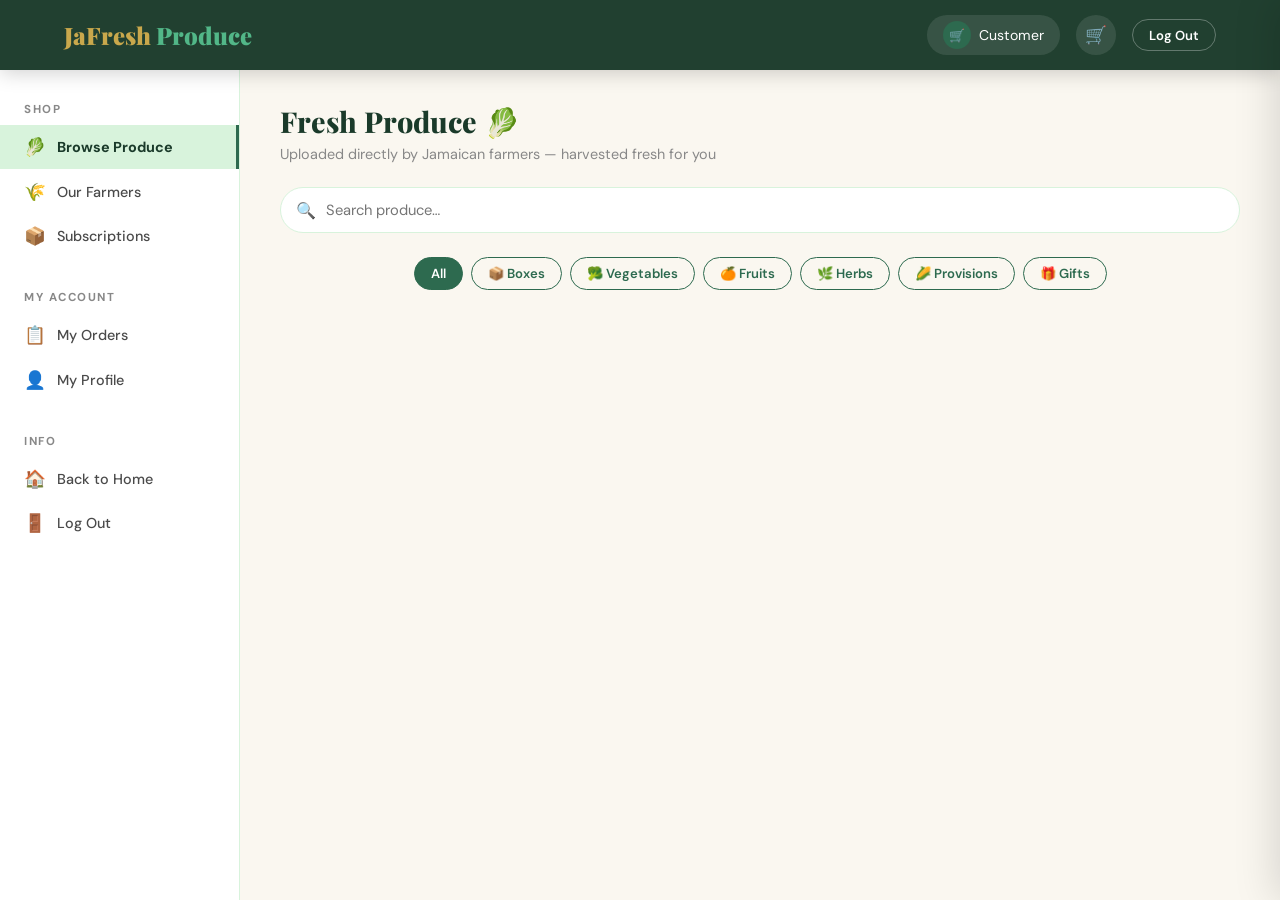
<file: dashboard-customer.html>
<!DOCTYPE html>
<html lang="en">
<head>
  <meta charset="UTF-8" />
  <meta name="viewport" content="width=device-width, initial-scale=1.0" />
  <title>Shop — JaFresh Produce</title>
  <link rel="icon" href="data:image/svg+xml,<svg xmlns=%22http://www.w3.org/2000/svg%22 viewBox=%220 0 100 100%22><text y=%22.9em%22 font-size=%2290%22>🌿</text></svg>" />
  <link rel="stylesheet" href="css/styles.css" />
  <style>
    body { background: var(--cream); }

    /* TOP BAR */
    .dash-navbar {
      position: sticky; top: 0; z-index: 1000;
      background: rgba(26,58,42,0.97); backdrop-filter: blur(12px);
      display: flex; align-items: center; justify-content: space-between;
      padding: 0 5%; height: 70px;
      box-shadow: 0 2px 20px rgba(0,0,0,0.2);
    }
    .dash-navbar-logo { font-family: 'Playfair Display', serif; font-size: 1.5rem; font-weight: 900; color: var(--gold); }
    .dash-navbar-logo span { color: var(--green-light); }
    .dash-navbar-right { display: flex; align-items: center; gap: 1rem; }
    .user-chip {
      display: flex; align-items: center; gap: 0.5rem;
      background: rgba(255,255,255,0.1); border-radius: 50px;
      padding: 0.4rem 1rem; color: white; font-size: 0.88rem;
    }
    .user-chip-avatar { width: 28px; height: 28px; border-radius: 50%; background: var(--green-mid); display: flex; align-items: center; justify-content: center; font-size: 0.8rem; }
    .btn-sm { padding: 0.4rem 1rem; border-radius: 50px; font-size: 0.82rem; font-weight: 600; border: none; cursor: pointer; }
    .btn-sm-outline { background: transparent; border: 1.5px solid rgba(255,255,255,0.3); color: white; }
    .btn-sm-gold { background: var(--gold); color: var(--green-dark); }
    .cart-btn-nav { position: relative; background: rgba(255,255,255,0.1); border: none; color: white; width: 40px; height: 40px; border-radius: 50%; font-size: 1.1rem; display: flex; align-items: center; justify-content: center; }
    .cart-badge { position: absolute; top: -4px; right: -4px; background: var(--gold); color: var(--green-dark); font-size: 0.6rem; font-weight: 800; width: 16px; height: 16px; border-radius: 50%; display: flex; align-items: center; justify-content: center; }

    /* LAYOUT */
    .dash-layout { display: grid; grid-template-columns: 240px 1fr; min-height: calc(100vh - 70px); }

    /* SIDEBAR */
    .dash-sidebar {
      background: white; border-right: 1px solid var(--green-pale);
      padding: 2rem 0; position: sticky; top: 70px; height: calc(100vh - 70px); overflow-y: auto;
    }
    .sidebar-section { margin-bottom: 2rem; }
    .sidebar-label { font-size: 0.72rem; font-weight: 700; letter-spacing: 1.5px; text-transform: uppercase; color: var(--text-light); padding: 0 1.5rem; margin-bottom: 0.5rem; }
    .sidebar-link {
      display: flex; align-items: center; gap: 0.7rem;
      padding: 0.7rem 1.5rem; color: var(--text-mid); font-size: 0.9rem; font-weight: 500;
      transition: all 0.15s; cursor: pointer; border: none; background: none; width: 100%; text-align: left;
    }
    .sidebar-link:hover { background: var(--green-pale); color: var(--green-dark); }
    .sidebar-link.active { background: var(--green-pale); color: var(--green-dark); font-weight: 700; border-right: 3px solid var(--green-mid); }
    .sidebar-link-icon { font-size: 1.1rem; }

    /* MAIN */
    .dash-main { padding: 2rem 2.5rem; }
    .page-section { display: none; }
    .page-section.active { display: block; }

    .page-header { margin-bottom: 1.5rem; }
    .page-title { font-family: 'Playfair Display', serif; font-size: 1.8rem; font-weight: 800; color: var(--green-dark); }
    .page-subtitle { color: var(--text-light); font-size: 0.9rem; margin-top: 0.3rem; }

    /* SEARCH + FILTERS */
    .shop-controls { display: flex; gap: 1rem; align-items: center; margin-bottom: 1.5rem; flex-wrap: wrap; }
    .search-wrap { position: relative; flex: 1; min-width: 220px; }
    .search-icon-inner { position: absolute; left: 1rem; top: 50%; transform: translateY(-50%); color: var(--text-light); }
    .search-input { width: 100%; padding: 0.75rem 1rem 0.75rem 2.8rem; border: 1.5px solid var(--green-pale); border-radius: 50px; font-size: 0.92rem; font-family: inherit; outline: none; background: white; }
    .search-input:focus { border-color: var(--green-mid); }
    .filter-tabs { display: flex; gap: 0.5rem; flex-wrap: wrap; }
    .filter-tab { padding: 0.45rem 1rem; border-radius: 50px; border: 1.5px solid var(--green-mid); background: transparent; color: var(--green-mid); font-size: 0.82rem; font-weight: 600; transition: all 0.15s; cursor: pointer; }
    .filter-tab.active, .filter-tab:hover { background: var(--green-mid); color: white; }

    /* PRODUCTS GRID */
    .products-grid { display: grid; grid-template-columns: repeat(auto-fill, minmax(240px, 1fr)); gap: 1.2rem; }
    .product-card { background: white; border-radius: var(--radius); overflow: hidden; box-shadow: 0 2px 12px rgba(0,0,0,0.06); transition: transform 0.2s, box-shadow 0.2s; }
    .product-card:hover { transform: translateY(-4px); box-shadow: var(--shadow); }
    .product-img { height: 160px; background: linear-gradient(135deg, var(--green-pale), var(--green-light)); display: flex; align-items: center; justify-content: center; font-size: 3.5rem; }
    .product-body { padding: 1rem; }
    .product-tag { font-size: 0.7rem; font-weight: 700; letter-spacing: 1px; text-transform: uppercase; color: var(--green-mid); margin-bottom: 0.3rem; }
    .product-name { font-size: 0.95rem; font-weight: 700; color: var(--green-dark); margin-bottom: 0.25rem; }
    .product-farmer { font-size: 0.78rem; color: var(--text-light); margin-bottom: 0.4rem; }
    .product-desc { font-size: 0.8rem; color: var(--text-mid); line-height: 1.5; margin-bottom: 0.8rem; }
    .product-footer { display: flex; align-items: center; justify-content: space-between; }
    .product-price { font-size: 1.05rem; font-weight: 800; color: var(--green-mid); }
    .product-price span { font-size: 0.72rem; font-weight: 400; color: var(--text-light); }
    .btn-add { background: var(--green-dark); color: white; border: none; padding: 0.45rem 0.9rem; border-radius: 50px; font-size: 0.8rem; font-weight: 600; transition: all 0.15s; }
    .btn-add:hover { background: var(--green-mid); }

    /* STATS CARDS */
    .stats-grid { display: grid; grid-template-columns: repeat(auto-fit, minmax(180px, 1fr)); gap: 1rem; margin-bottom: 2rem; }
    .stat-card { background: white; border-radius: var(--radius); padding: 1.3rem; box-shadow: 0 2px 8px rgba(0,0,0,0.05); }
    .stat-card-icon { font-size: 1.8rem; margin-bottom: 0.4rem; }
    .stat-card-label { font-size: 0.78rem; color: var(--text-light); margin-bottom: 0.2rem; }
    .stat-card-value { font-size: 1.6rem; font-weight: 800; color: var(--green-dark); }

    /* ORDERS TABLE */
    .orders-table { width: 100%; border-collapse: collapse; background: white; border-radius: var(--radius); overflow: hidden; box-shadow: 0 2px 12px rgba(0,0,0,0.06); }
    .orders-table th { background: var(--green-dark); color: white; padding: 0.8rem 1rem; text-align: left; font-size: 0.82rem; }
    .orders-table td { padding: 0.85rem 1rem; border-bottom: 1px solid var(--green-pale); font-size: 0.85rem; }
    .status-badge { display: inline-block; padding: 0.2rem 0.7rem; border-radius: 50px; font-size: 0.72rem; font-weight: 700; }
    .status-delivered  { background: #d8f3dc; color: #2d6a4f; }
    .status-processing { background: #fff3cd; color: #856404; }
    .status-preparing  { background: #e8f4fd; color: #1a6fa8; }
    .status-dispatched { background: #f3e8fd; color: #6a1ab8; }
    .status-pending    { background: #fde2e2; color: #c0392b; }

    /* PROFILE */
    .profile-card { background: white; border-radius: var(--radius); padding: 2rem; box-shadow: 0 2px 12px rgba(0,0,0,0.06); max-width: 500px; }
    .profile-avatar { width: 72px; height: 72px; border-radius: 50%; background: var(--green-pale); display: flex; align-items: center; justify-content: center; font-size: 2rem; margin-bottom: 1rem; }
    .form-group { margin-bottom: 1rem; }
    .form-label { display: block; font-size: 0.82rem; font-weight: 600; color: var(--green-dark); margin-bottom: 0.4rem; }
    .form-input { width: 100%; padding: 0.75rem 1rem; border: 1.5px solid var(--green-pale); border-radius: var(--radius-sm); font-size: 0.9rem; font-family: inherit; outline: none; background: var(--cream); }
    .form-input:focus { border-color: var(--green-mid); background: white; }
    .btn-save { background: var(--green-dark); color: white; border: none; padding: 0.7rem 1.5rem; border-radius: 50px; font-weight: 700; font-size: 0.9rem; }

    /* CART SIDEBAR */
    .cart-sidebar { position: fixed; top: 0; right: -420px; width: 420px; max-width: 100vw; height: 100vh; background: white; z-index: 2000; box-shadow: -4px 0 40px rgba(0,0,0,0.15); transition: right 0.35s cubic-bezier(0.4,0,0.2,1); display: flex; flex-direction: column; }
    .cart-sidebar.open { right: 0; }
    .cart-overlay { position: fixed; inset: 0; background: rgba(0,0,0,0.4); z-index: 1900; display: none; }
    .cart-overlay.active { display: block; }
    .cart-header { padding: 1.5rem; border-bottom: 1px solid var(--green-pale); display: flex; align-items: center; justify-content: space-between; }
    .cart-title { font-family: 'Playfair Display', serif; font-size: 1.2rem; font-weight: 800; color: var(--green-dark); }
    .cart-close { background: none; border: none; font-size: 1.3rem; color: var(--text-mid); cursor: pointer; }
    .cart-items { flex: 1; overflow-y: auto; padding: 1rem 1.5rem; }
    .cart-item { display: flex; gap: 1rem; align-items: center; padding: 1rem 0; border-bottom: 1px solid var(--green-pale); }
    .cart-item-emoji { font-size: 2rem; }
    .cart-item-info { flex: 1; }
    .cart-item-name { font-weight: 700; font-size: 0.88rem; color: var(--green-dark); }
    .cart-item-price { font-size: 0.82rem; color: var(--text-mid); }
    .cart-item-qty { display: flex; align-items: center; gap: 0.4rem; margin-top: 0.4rem; }
    .qty-btn { width: 24px; height: 24px; border-radius: 50%; border: 1.5px solid var(--green-mid); background: transparent; color: var(--green-mid); font-weight: 700; display: flex; align-items: center; justify-content: center; cursor: pointer; }
    .qty-num { font-size: 0.88rem; font-weight: 700; min-width: 18px; text-align: center; }
    .cart-item-remove { background: none; border: none; color: #e55; cursor: pointer; }
    .cart-footer { padding: 1.5rem; border-top: 1px solid var(--green-pale); }
    .cart-total { display: flex; justify-content: space-between; font-weight: 700; font-size: 1.05rem; margin-bottom: 1rem; color: var(--green-dark); }
    .btn-checkout { width: 100%; padding: 1rem; background: var(--green-dark); color: white; border: none; border-radius: 50px; font-size: 1rem; font-weight: 700; cursor: pointer; }
    .btn-checkout:hover { background: var(--green-mid); }
    .cart-empty { text-align: center; padding: 3rem 1rem; color: var(--text-light); }

    /* CHECKOUT MODAL */
    .modal-overlay { position: fixed; inset: 0; z-index: 3000; background: rgba(0,0,0,0.6); backdrop-filter: blur(4px); display: none; align-items: center; justify-content: center; padding: 1rem; }
    .modal-overlay.active { display: flex; }
    .modal { background: white; border-radius: 20px; width: 100%; max-width: 440px; padding: 2.5rem; position: relative; max-height: 90vh; overflow-y: auto; }
    .modal-title { font-family: 'Playfair Display', serif; font-size: 1.4rem; font-weight: 800; color: var(--green-dark); margin-bottom: 1.5rem; }
    .modal-close { position: absolute; top: 1rem; right: 1rem; background: var(--cream); border: none; width: 30px; height: 30px; border-radius: 50%; font-size: 1rem; cursor: pointer; }

    /* TOAST */
    .toast { position: fixed; bottom: 2rem; left: 50%; transform: translateX(-50%) translateY(80px); background: var(--green-dark); color: white; padding: 0.8rem 1.8rem; border-radius: 50px; font-size: 0.88rem; font-weight: 600; z-index: 5000; transition: transform 0.3s; white-space: nowrap; }
    .toast.show { transform: translateX(-50%) translateY(0); }

    .section-title-sm { font-family: 'Playfair Display', serif; font-size: 1.2rem; font-weight: 800; color: var(--green-dark); margin-bottom: 1rem; }

    @media (max-width: 900px) {
      .dash-layout { grid-template-columns: 1fr; }
      .dash-sidebar { display: none; }
      .dash-main { padding: 1.5rem; }
    }
  </style>
</head>
<body>

<!-- NAVBAR -->
<nav class="dash-navbar">
  <a href="index.html" class="dash-navbar-logo">JaFresh <span>Produce</span></a>
  <div class="dash-navbar-right">
    <div class="user-chip">
      <div class="user-chip-avatar">🛒</div>
      <span id="nav-username">Customer</span>
    </div>
    <button class="cart-btn-nav" onclick="openCart()">
      🛒 <span class="cart-badge" id="cart-badge" style="display:none">0</span>
    </button>
    <button class="btn-sm btn-sm-outline" onclick="handleLogout()">Log Out</button>
  </div>
</nav>

<div class="dash-layout">

  <!-- SIDEBAR -->
  <aside class="dash-sidebar">
    <div class="sidebar-section">
      <div class="sidebar-label">Shop</div>
      <button class="sidebar-link active" onclick="showSection('shop', this)">
        <span class="sidebar-link-icon">🥬</span> Browse Produce
      </button>
      <button class="sidebar-link" onclick="showSection('farmers', this)">
        <span class="sidebar-link-icon">🌾</span> Our Farmers
      </button>
      <button class="sidebar-link" onclick="showSection('subscriptions', this)">
        <span class="sidebar-link-icon">📦</span> Subscriptions
      </button>
    </div>
    <div class="sidebar-section">
      <div class="sidebar-label">My Account</div>
      <button class="sidebar-link" onclick="showSection('orders', this)">
        <span class="sidebar-link-icon">📋</span> My Orders
      </button>
      <button class="sidebar-link" onclick="showSection('profile', this)">
        <span class="sidebar-link-icon">👤</span> My Profile
      </button>
    </div>
    <div class="sidebar-section">
      <div class="sidebar-label">Info</div>
      <button class="sidebar-link" onclick="window.location.href = window.location.href.replace(/[^/]*$/, 'index.html')">
        <span class="sidebar-link-icon">🏠</span> Back to Home
      </button>
      <button class="sidebar-link" onclick="handleLogout()">
        <span class="sidebar-link-icon">🚪</span> Log Out
      </button>
    </div>
  </aside>

  <!-- MAIN CONTENT -->
  <main class="dash-main">

    <!-- SHOP SECTION -->
    <div class="page-section active" id="section-shop">
      <div class="page-header">
        <div class="page-title">Fresh Produce 🥬</div>
        <div class="page-subtitle">Uploaded directly by Jamaican farmers — harvested fresh for you</div>
      </div>
      <div class="shop-controls">
        <div class="search-wrap">
          <span class="search-icon-inner">🔍</span>
          <input type="text" class="search-input" id="search-input" placeholder="Search produce…" oninput="handleSearch()" />
        </div>
      </div>
      <div class="filter-tabs" style="margin-bottom:1.5rem">
        <button class="filter-tab active" onclick="filterProducts('all', this)">All</button>
        <button class="filter-tab" onclick="filterProducts('boxes', this)">📦 Boxes</button>
        <button class="filter-tab" onclick="filterProducts('vegetables', this)">🥦 Vegetables</button>
        <button class="filter-tab" onclick="filterProducts('fruits', this)">🍊 Fruits</button>
        <button class="filter-tab" onclick="filterProducts('herbs', this)">🌿 Herbs</button>
        <button class="filter-tab" onclick="filterProducts('provisions', this)">🌽 Provisions</button>
        <button class="filter-tab" onclick="filterProducts('gifts', this)">🎁 Gifts</button>
      </div>
      <div class="products-grid" id="products-grid"></div>
    </div>

    <!-- FARMERS SECTION -->
    <div class="page-section" id="section-farmers">
      <div class="page-header">
        <div class="page-title">Our Partner Farmers 🌾</div>
        <div class="page-subtitle">Real Jamaican farmers growing real food with love and care</div>
      </div>
      <div id="farmers-grid" style="display:grid;grid-template-columns:repeat(auto-fill,minmax(280px,1fr));gap:1.2rem"></div>
    </div>

    <!-- SUBSCRIPTIONS SECTION -->
    <div class="page-section" id="section-subscriptions">
      <div class="page-header">
        <div class="page-title">Subscription Plans 📦</div>
        <div class="page-subtitle">Save more with a monthly subscription. Pause or cancel anytime.</div>
      </div>

      <!-- Current Plan Banner -->
      <div id="current-plan-banner" style="display:none;background:var(--green-pale);border:2px solid var(--green-mid);border-radius:var(--radius);padding:1.2rem 1.5rem;margin-bottom:2rem;display:flex;align-items:center;justify-content:space-between;flex-wrap:wrap;gap:1rem">
        <div style="display:flex;align-items:center;gap:1rem">
          <span id="current-plan-icon" style="font-size:2rem">🌿</span>
          <div>
            <div style="font-weight:800;color:var(--green-dark);font-size:1rem">Active Plan: <span id="current-plan-name">None</span></div>
            <div style="font-size:0.82rem;color:var(--text-mid)">Next billing: <span id="next-billing-date">—</span> · <span id="current-plan-price"></span></div>
          </div>
        </div>
        <button onclick="cancelSubscription()" style="background:white;border:1.5px solid #e55;color:#e55;padding:0.5rem 1.2rem;border-radius:50px;font-size:0.82rem;font-weight:700;cursor:pointer">Cancel Plan</button>
      </div>

      <div style="display:grid;grid-template-columns:repeat(auto-fit,minmax(260px,1fr));gap:1.2rem;max-width:960px" id="plans-container">

        <!-- Seedling -->
        <div class="plan-card stat-card" id="plan-seedling" style="text-align:center;padding:2rem;border:2px solid var(--green-pale);border-radius:var(--radius);position:relative;transition:all 0.2s">
          <div style="font-size:2.5rem;margin-bottom:0.8rem">🌱</div>
          <div style="font-family:'Playfair Display',serif;font-size:1.3rem;font-weight:800;color:var(--green-dark);margin-bottom:0.4rem">Seedling</div>
          <div style="font-size:2rem;font-weight:900;color:var(--green-mid);margin:0.8rem 0">J$1,500<span style="font-size:0.8rem;color:var(--text-light);font-weight:400">/month</span></div>
          <ul style="list-style:none;text-align:left;margin-bottom:1.2rem;font-size:0.85rem;color:var(--text-mid)">
            <li style="padding:0.3rem 0;border-bottom:1px solid var(--green-pale)">✓ Small Veggie Box (6–8 items)</li>
            <li style="padding:0.3rem 0;border-bottom:1px solid var(--green-pale)">✓ Free island-wide delivery</li>
            <li style="padding:0.3rem 0;border-bottom:1px solid var(--green-pale)">✓ Farmer story card included</li>
            <li style="padding:0.3rem 0">✓ Pause anytime</li>
          </ul>
          <button class="btn-checkout" id="btn-seedling" style="border-radius:50px;width:100%" onclick="openSubscriptionModal('Seedling', 1500, '🌱')">Subscribe Now</button>
          <div id="active-badge-seedling" style="display:none;margin-top:0.8rem;background:var(--green-mid);color:white;padding:0.3rem 0.8rem;border-radius:50px;font-size:0.78rem;font-weight:700">✅ Current Plan</div>
        </div>

        <!-- Harvest -->
        <div class="plan-card stat-card" id="plan-harvest" style="text-align:center;padding:2rem;border:2px solid var(--green-mid);border-radius:var(--radius);position:relative;transition:all 0.2s">
          <div style="font-size:0.7rem;font-weight:700;background:var(--green-mid);color:white;padding:0.2rem 0.8rem;border-radius:50px;display:inline-block;margin-bottom:0.5rem;letter-spacing:1px">MOST POPULAR</div>
          <div style="font-size:2.5rem;margin-bottom:0.8rem">🌿</div>
          <div style="font-family:'Playfair Display',serif;font-size:1.3rem;font-weight:800;color:var(--green-dark);margin-bottom:0.4rem">Harvest</div>
          <div style="font-size:2rem;font-weight:900;color:var(--green-mid);margin:0.8rem 0">J$2,800<span style="font-size:0.8rem;color:var(--text-light);font-weight:400">/month</span></div>
          <ul style="list-style:none;text-align:left;margin-bottom:1.2rem;font-size:0.85rem;color:var(--text-mid)">
            <li style="padding:0.3rem 0;border-bottom:1px solid var(--green-pale)">✓ Large Veggie + Fruit Box</li>
            <li style="padding:0.3rem 0;border-bottom:1px solid var(--green-pale)">✓ Free priority delivery</li>
            <li style="padding:0.3rem 0;border-bottom:1px solid var(--green-pale)">✓ 10% off all add-on items</li>
            <li style="padding:0.3rem 0;border-bottom:1px solid var(--green-pale)">✓ Weekly recipe suggestions</li>
            <li style="padding:0.3rem 0">✓ Pause anytime</li>
          </ul>
          <button class="btn-checkout" id="btn-harvest" style="border-radius:50px;width:100%" onclick="openSubscriptionModal('Harvest', 2800, '🌿')">Subscribe Now</button>
          <div id="active-badge-harvest" style="display:none;margin-top:0.8rem;background:var(--green-mid);color:white;padding:0.3rem 0.8rem;border-radius:50px;font-size:0.78rem;font-weight:700">✅ Current Plan</div>
        </div>

        <!-- Abundance -->
        <div class="plan-card stat-card" id="plan-abundance" style="text-align:center;padding:2rem;border:2px solid var(--green-pale);border-radius:var(--radius);position:relative;transition:all 0.2s">
          <div style="font-size:2.5rem;margin-bottom:0.8rem">🌳</div>
          <div style="font-family:'Playfair Display',serif;font-size:1.3rem;font-weight:800;color:var(--green-dark);margin-bottom:0.4rem">Abundance</div>
          <div style="font-size:2rem;font-weight:900;color:var(--green-mid);margin:0.8rem 0">J$4,500<span style="font-size:0.8rem;color:var(--text-light);font-weight:400">/month</span></div>
          <ul style="list-style:none;text-align:left;margin-bottom:1.2rem;font-size:0.85rem;color:var(--text-mid)">
            <li style="padding:0.3rem 0;border-bottom:1px solid var(--green-pale)">✓ XL Multi-Box Bundle (3 boxes)</li>
            <li style="padding:0.3rem 0;border-bottom:1px solid var(--green-pale)">✓ Same-day delivery available</li>
            <li style="padding:0.3rem 0;border-bottom:1px solid var(--green-pale)">✓ 15% off all add-ons</li>
            <li style="padding:0.3rem 0;border-bottom:1px solid var(--green-pale)">✓ Dedicated farmer liaison</li>
            <li style="padding:0.3rem 0">✓ Custom box requests</li>
          </ul>
          <button class="btn-checkout" id="btn-abundance" style="border-radius:50px;width:100%" onclick="openSubscriptionModal('Abundance', 4500, '🌳')">Subscribe Now</button>
          <div id="active-badge-abundance" style="display:none;margin-top:0.8rem;background:var(--green-mid);color:white;padding:0.3rem 0.8rem;border-radius:50px;font-size:0.78rem;font-weight:700">✅ Current Plan</div>
        </div>
      </div>
    </div>

    <!-- ORDERS SECTION -->
    <div class="page-section" id="section-orders">
      <div class="page-header">
        <div class="page-title">My Orders 📋</div>
        <div class="page-subtitle">Track all your JaFresh deliveries</div>
      </div>
      <div class="stats-grid">
        <div class="stat-card"><div class="stat-card-icon">📦</div><div class="stat-card-label">Total Orders</div><div class="stat-card-value" id="total-orders">0</div></div>
        <div class="stat-card"><div class="stat-card-icon">💰</div><div class="stat-card-label">Total Spent</div><div class="stat-card-value" id="total-spent">J$0</div></div>
        <div class="stat-card"><div class="stat-card-icon">🚚</div><div class="stat-card-label">Next Delivery</div><div class="stat-card-value" style="font-size:1rem">This Friday</div></div>
        <div class="stat-card"><div class="stat-card-icon">🌿</div><div class="stat-card-label">Active Plan</div><div class="stat-card-value" id="active-plan-display" style="font-size:1rem">None</div></div>
      </div>
      <div class="section-title-sm">Order History</div>
      <table class="orders-table">
        <thead><tr><th>Order ID</th><th>Date</th><th>Items</th><th>Total</th><th>Status</th><th>Progress</th></tr></thead>
        <tbody id="orders-tbody"></tbody>
      </table>
    </div>

    <!-- PROFILE SECTION -->
    <div class="page-section" id="section-profile">
      <div class="page-header">
        <div class="page-title">My Profile 👤</div>
        <div class="page-subtitle">Manage your account and delivery details</div>
      </div>
      <div class="profile-card">
        <div class="profile-avatar">🛒</div>
        <div class="form-group"><label class="form-label">First Name</label><input class="form-input" id="profile-firstname" /></div>
        <div class="form-group"><label class="form-label">Last Name</label><input class="form-input" id="profile-lastname" /></div>
        <div class="form-group"><label class="form-label">Email</label><input class="form-input" id="profile-email" type="email" /></div>
        <div class="form-group"><label class="form-label">Phone</label><input class="form-input" id="profile-phone" placeholder="(876)370-3761" /></div>
        <div class="form-group"><label class="form-label">Delivery Address</label><input class="form-input" id="profile-address" placeholder="Enter your delivery address" /></div>
        <div class="form-group">
          <label class="form-label">Parish</label>
          <select class="form-input" id="profile-parish">
            <option>Kingston</option><option>St. Andrew</option><option>St. Catherine</option>
            <option>St. James</option><option>Manchester</option><option>Clarendon</option>
            <option>St. Elizabeth</option><option>Westmoreland</option><option>Hanover</option>
            <option>St. Ann</option><option>St. Mary</option><option>Portland</option>
            <option>St. Thomas</option><option>Trelawny</option>
          </select>
        </div>
        <button class="btn-save" onclick="saveProfile()">Save Changes ✅</button>
      </div>
    </div>

  </main>
</div>

<!-- CART SIDEBAR -->
<!-- PRODUCT DETAIL MODAL -->
<div class="modal-overlay" id="product-modal">
  <div class="modal" style="max-width:520px;padding:0;overflow:hidden">
    <div id="product-modal-img" style="width:100%;height:220px;overflow:hidden;position:relative;background:linear-gradient(135deg,var(--green-pale),var(--green-light));display:flex;align-items:center;justify-content:center;font-size:5rem"></div>
    <div style="padding:1.8rem">
      <button class="modal-close" onclick="document.getElementById('product-modal').classList.remove('active')" style="top:1rem;right:1rem;position:absolute;z-index:10">✕</button>
      <div id="product-modal-tag" style="font-size:0.72rem;font-weight:700;letter-spacing:1px;text-transform:uppercase;color:var(--green-mid);margin-bottom:0.4rem"></div>
      <div id="product-modal-name" style="font-family:'Playfair Display',serif;font-size:1.5rem;font-weight:800;color:var(--green-dark);margin-bottom:0.3rem"></div>
      <div id="product-modal-farmer" style="font-size:0.82rem;color:var(--text-light);margin-bottom:1rem"></div>
      <div id="product-modal-desc" style="font-size:0.9rem;color:var(--text-mid);line-height:1.8;margin-bottom:1.5rem;max-height:200px;overflow-y:auto"></div>
      <div style="display:flex;align-items:center;justify-content:space-between;padding-top:1rem;border-top:1px solid var(--green-pale)">
        <div>
          <div id="product-modal-price" style="font-size:1.6rem;font-weight:900;color:var(--green-mid)"></div>
          <div id="product-modal-stock" style="font-size:0.78rem;color:var(--text-light);margin-top:2px"></div>
        </div>
        <button id="product-modal-add-btn" style="background:var(--green-dark);color:white;border:none;padding:0.8rem 1.8rem;border-radius:50px;font-size:1rem;font-weight:700;cursor:pointer" onclick="addToCartFromModal()">+ Add to Cart</button>
      </div>
    </div>
  </div>
</div>

<div class="cart-overlay" id="cart-overlay" onclick="closeCart()"></div>
<div class="cart-sidebar" id="cart-sidebar">
  <div class="cart-header">
    <div class="cart-title">🛒 Your Cart</div>
    <button class="cart-close" onclick="closeCart()">✕</button>
  </div>
  <div class="cart-items" id="cart-items-list">
    <div class="cart-empty"><div style="font-size:3rem">🛒</div><p>Your cart is empty</p></div>
  </div>
  <div class="cart-footer">
    <div class="cart-total"><span>Total</span><span id="cart-total-display">J$0</span></div>
    <button class="btn-checkout" onclick="openCheckout()">Proceed to Checkout →</button>
  </div>
</div>

<!-- CHECKOUT MODAL -->
<div class="modal-overlay" id="checkout-modal">
  <div class="modal">
    <button class="modal-close" onclick="document.getElementById('checkout-modal').classList.remove('active')">✕</button>
    <div class="modal-title">Checkout 🛒</div>
    <div class="form-group"><label class="form-label">Full Name</label><input class="form-input" id="co-name" autocomplete="name" /></div>
    <div class="form-group"><label class="form-label">Email</label><input class="form-input" id="co-email" type="email" autocomplete="email" /></div>
    <div class="form-group"><label class="form-label">Delivery Address</label><input class="form-input" id="co-address" placeholder="Street address" autocomplete="street-address" /></div>
    <div style="display:grid;grid-template-columns:1fr 1fr;gap:0.8rem">
      <div class="form-group"><label class="form-label">Parish</label>
        <select class="form-input" id="co-parish">
          <option value="">Select</option>
          <option>Kingston</option><option>St. Andrew</option><option>St. Catherine</option>
          <option>St. James</option><option>Manchester</option><option>Clarendon</option>
          <option>St. Elizabeth</option><option>Westmoreland</option><option>Hanover</option>
          <option>St. Ann</option><option>St. Mary</option><option>Portland</option>
          <option>St. Thomas</option><option>Trelawny</option>
        </select>
      </div>
      <div class="form-group"><label class="form-label">Phone</label><input class="form-input" id="co-phone" placeholder="(876)370-3761" autocomplete="tel" /></div>
    </div>

    <!-- STRIPE CARD ELEMENT -->
    <div class="form-group">
      <label class="form-label">Card Details <span style="color:var(--green-mid);font-size:0.75rem">🔒 Secured by Stripe</span></label>
      <div id="stripe-card-element" style="border:1.5px solid var(--green-pale);border-radius:var(--radius-sm);padding:0.85rem 1rem;background:var(--cream);transition:border-color 0.2s"></div>
      <div id="stripe-card-errors" style="color:#c0392b;font-size:0.8rem;margin-top:0.4rem;display:none"></div>
      <small style="color:var(--text-light);font-size:0.75rem">Test card: 4242 4242 4242 4242 · Any future date · Any CVC</small>
    </div>

    <div style="background:var(--green-pale);padding:1rem;border-radius:8px;display:flex;justify-content:space-between;font-weight:700;margin:1rem 0">
      <span>Order Total</span><span id="co-total" style="color:var(--green-mid)">J$0</span>
    </div>
    <button class="btn-checkout" id="btn-place-order" onclick="placeOrder()">
      🔒 Pay & Place Order
    </button>
    <div style="text-align:center;font-size:0.75rem;color:var(--text-light);margin-top:0.8rem">
      Powered by <strong>Stripe</strong> · No real charges in test mode
    </div>
  </div>
</div>

<!-- ORDER SUCCESS MODAL -->
<div class="modal-overlay" id="success-modal">
  <div class="modal" style="text-align:center">
    <div style="font-size:4rem;margin-bottom:1rem">🎉</div>
    <div class="modal-title" style="text-align:center">Order Placed!</div>
    <p style="color:var(--text-mid);font-size:0.88rem;line-height:1.6">Your order <strong id="order-id-display"></strong> has been placed. Our farmers will harvest your produce fresh and deliver within 24–48 hours!</p>
    <button class="btn-checkout" style="margin-top:1.5rem;border-radius:50px" onclick="document.getElementById('success-modal').classList.remove('active')">Continue Shopping 🥬</button>
  </div>
</div>

<div class="toast" id="toast"></div>

<!-- SUBSCRIPTION PAYMENT MODAL -->
<div class="modal-overlay" id="subscription-modal" onclick="if(event.target===this)this.classList.remove('active')">
  <div class="modal" style="max-width:440px">
    <button class="modal-close" onclick="document.getElementById('subscription-modal').classList.remove('active')">✕</button>
    <div style="text-align:center;margin-bottom:1.5rem">
      <div id="sub-modal-icon" style="font-size:3rem;margin-bottom:0.5rem">🌿</div>
      <div style="font-family:'Playfair Display',serif;font-size:1.4rem;font-weight:800;color:var(--green-dark)">Subscribe to <span id="sub-modal-name">Harvest</span></div>
      <div id="sub-modal-price" style="font-size:1.8rem;font-weight:900;color:var(--green-mid);margin:0.5rem 0">J$2,800/month</div>
      <div style="font-size:0.82rem;color:var(--text-light)">Billed monthly · Cancel anytime</div>
    </div>

    <!-- Box Contents -->
    <div id="sub-box-contents" style="background:var(--green-pale);border-radius:var(--radius-sm);padding:1rem;margin-bottom:1.2rem;font-size:0.84rem;color:var(--text-mid)">
      <div style="font-weight:700;color:var(--green-dark);margin-bottom:0.6rem">🥬 What's in your box this week</div>
      <div id="sub-box-items" style="display:flex;flex-wrap:wrap;gap:0.4rem"></div>
    </div>

    <div style="background:var(--cream);border-radius:var(--radius-sm);padding:1rem;margin-bottom:1.2rem;font-size:0.85rem;color:var(--text-mid)">
      <div style="font-weight:700;color:var(--green-dark);margin-bottom:0.5rem">📋 Billing Summary</div>
      <div style="display:flex;justify-content:space-between;margin-bottom:0.3rem"><span>Weekly subscription</span><span id="sub-summary-price" style="font-weight:700">J$2,800</span></div>
      <div style="display:flex;justify-content:space-between;margin-bottom:0.3rem"><span>Delivery</span><span style="color:var(--green-mid);font-weight:700">FREE</span></div>
      <div style="display:flex;justify-content:space-between;border-top:1px solid var(--green-pale);padding-top:0.5rem;margin-top:0.3rem;font-weight:800;color:var(--green-dark)"><span>Total / month</span><span id="sub-summary-total">J$2,800</span></div>
    </div>

    <div class="form-group">
      <label class="form-label">Delivery Address *</label>
      <input type="text" class="form-input" id="sub-address" placeholder="Enter your delivery address" autocomplete="street-address" />
    </div>
    <div class="form-group">
      <label class="form-label">Parish *</label>
      <select class="form-input" id="sub-parish" autocomplete="address-level1">
        <option value="">Select parish</option>
        <option>Kingston</option><option>St. Andrew</option><option>St. Catherine</option>
        <option>St. James</option><option>Manchester</option><option>Clarendon</option>
        <option>St. Elizabeth</option><option>Westmoreland</option><option>Hanover</option>
        <option>St. Ann</option><option>St. Mary</option><option>Portland</option>
        <option>St. Thomas</option><option>Trelawny</option>
      </select>
    </div>
    <div class="form-group">
      <label class="form-label">Phone *</label>
      <input type="tel" class="form-input" id="sub-phone" placeholder="(876)370-3761" autocomplete="tel" />
    </div>
    <div class="form-group">
      <label class="form-label">Card Details <span style="color:var(--green-mid);font-size:0.75rem">🔒 Secured by Stripe</span></label>
      <div id="stripe-sub-card-element" style="border:1.5px solid var(--green-pale);border-radius:var(--radius-sm);padding:0.85rem 1rem;background:var(--cream);transition:border-color 0.2s"></div>
      <div id="stripe-sub-card-errors" style="color:#c0392b;font-size:0.8rem;margin-top:0.4rem;display:none"></div>
      <small style="color:var(--text-light);font-size:0.75rem">Test card: 4242 4242 4242 4242 · Any future date · Any CVC</small>
    </div>

    <button id="btn-confirm-subscription" class="btn-checkout" style="border-radius:50px;margin-top:0.5rem" onclick="confirmSubscription()">
      🔒 Confirm & Pay Subscription
    </button>
    <div style="text-align:center;font-size:0.75rem;color:var(--text-light);margin-top:0.8rem">
      Powered by <strong>Stripe</strong> · No real charges in test mode
    </div>
  </div>
</div>

<!-- SUBSCRIPTION SUCCESS MODAL -->
<div class="modal-overlay" id="sub-success-modal" onclick="if(event.target===this)this.classList.remove('active')">
  <div class="modal" style="max-width:400px;text-align:center">
    <div style="font-size:4rem;margin-bottom:1rem">🎉</div>
    <div style="font-family:'Playfair Display',serif;font-size:1.5rem;font-weight:800;color:var(--green-dark);margin-bottom:0.5rem">You're Subscribed!</div>
    <div id="sub-success-plan" style="font-size:1.1rem;color:var(--green-mid);font-weight:700;margin-bottom:1rem"></div>
    <p style="color:var(--text-mid);font-size:0.88rem;line-height:1.6;margin-bottom:1.5rem">
      Your first delivery will arrive this week! Our farmers are already harvesting your fresh produce. You'll receive a WhatsApp confirmation shortly.
    </p>
    <button class="btn-checkout" style="border-radius:50px" onclick="document.getElementById('sub-success-modal').classList.remove('active')">
      Continue Shopping 🥬
    </button>
  </div>
</div>

<script src="https://js.stripe.com/v3/"></script>
<script src="js/db.js"></script>
<script>
  // ── STRIPE SETUP ──────────────────────────────
  const stripe  = Stripe('pk_test_51TJO8HRsv7GAkfLEibpY2ZEGOAPJsXhEjh6E47UE4kQ3CioLkn1aRKTIyK8OHQd3Z3k7qcifNMRP9JHMRtR0n4Wz00Rc9HwRKt');
  const elements = stripe.elements();

  const cardStyle = {
    style: {
      base: {
        fontFamily: "'DM Sans', sans-serif",
        fontSize: '15px',
        color: '#1a1a1a',
        '::placeholder': { color: '#aab7c4' },
        iconColor: '#2d6a4f',
      },
      invalid: { color: '#c0392b', iconColor: '#c0392b' }
    }
  };

  let cardElement = null;

  function initStripe() {
    if (cardElement) return; // already initialized
    cardElement = elements.create('card', cardStyle);
    cardElement.mount('#stripe-card-element');

    // Update border color on focus
    cardElement.on('focus', () => {
      document.getElementById('stripe-card-element').style.borderColor = 'var(--green-mid)';
    });
    cardElement.on('blur', () => {
      document.getElementById('stripe-card-element').style.borderColor = 'var(--green-pale)';
    });

    // Show validation errors
    cardElement.on('change', e => {
      const errEl = document.getElementById('stripe-card-errors');
      if (e.error) {
        errEl.textContent = e.error.message;
        errEl.style.display = 'block';
      } else {
        errEl.style.display = 'none';
      }
    });
  }
  DB.initData();

  // Auth guard
  const user = DB.getCurrentUser();
  if (!user || user.role !== 'customer') window.location.href = window.location.href.replace(/[^/]*$/, 'login-customer.html');

  // Init
  document.getElementById('nav-username').textContent = user ? user.firstName : 'Customer';
  if (user) {
    document.getElementById('profile-firstname').value = user.firstName || '';
    document.getElementById('profile-lastname').value  = user.lastName  || '';
    document.getElementById('profile-email').value     = user.email     || '';
    document.getElementById('profile-phone').value     = user.phone     || '';
  }

  renderProducts('all');
  renderFarmers();
  renderOrders();
  updateCartUI();
  updateSubscriptionUI();

  // ── NAVIGATION ────────────────────────────────
  function showSection(name, btn) {
    document.querySelectorAll('.page-section').forEach(s => s.classList.remove('active'));
    document.querySelectorAll('.sidebar-link').forEach(l => l.classList.remove('active'));
    document.getElementById('section-' + name).classList.add('active');
    if (btn) btn.classList.add('active');
  }

  // ── PRODUCTS ──────────────────────────────────
  function renderProducts(category) {
    const products = category === 'search'
            ? DB.searchProducts(document.getElementById('search-input').value)
            : DB.getProducts(category);
    const grid = document.getElementById('products-grid');
    if (!products.length) { grid.innerHTML = `<p style="color:var(--text-light);padding:2rem">No products found.</p>`; return; }
    grid.innerHTML = products.map(p => {
      const farmer = DB.getFarmer(p.farmer_id);
      return `
      <div class="product-card" onclick="openProductModal(${p.id})" style="cursor:pointer">
        <div class="product-img" style="overflow:hidden">${p.image ? `<img src="${p.image}" alt="${p.name}" style="width:100%;height:100%;object-fit:cover;" onerror="this.style.display='none'" />` : p.emoji}</div>
        <div class="product-body">
          <div class="product-tag">${p.tag}</div>
          <div class="product-name">${p.name}</div>
          <div class="product-farmer">🌾 ${farmer ? farmer.name : 'Local Farmer'}</div>
          <div class="product-desc">${p.description.substring(0,85)}... <span style="color:var(--green-mid);font-weight:600;font-size:0.78rem">Read more</span></div>
          <div class="product-footer">
            <div class="product-price">J$${p.price.toLocaleString()} <span>${p.unit}</span></div>
            <button class="btn-add" onclick="event.stopPropagation();addToCart(${p.id})">+ Add</button>
          </div>
        </div>
      </div>`;
    }).join('');
  }

  function filterProducts(category, btn) {
    document.querySelectorAll('.filter-tab').forEach(t => t.classList.remove('active'));
    btn.classList.add('active');
    renderProducts(category);
  }

  function handleSearch() {
    const q = document.getElementById('search-input').value;
    renderProducts(q.length > 1 ? 'search' : 'all');
  }

  // ── FARMERS ───────────────────────────────────
  function renderFarmers() {
    const grid = document.getElementById('farmers-grid');
    grid.innerHTML = DB.getFarmers().map(f => `
      <div style="background:white;border-radius:var(--radius);padding:1.5rem;box-shadow:0 2px 12px rgba(0,0,0,0.06)">
        <div style="width:56px;height:56px;border-radius:50%;background:var(--green-pale);display:flex;align-items:center;justify-content:center;font-size:1.8rem;margin-bottom:0.8rem;border:2px solid var(--gold)">${f.emoji}</div>
        <div style="font-weight:700;color:var(--green-dark)">${f.name}</div>
        <div style="font-size:0.78rem;color:var(--green-mid);margin-bottom:0.5rem">📍 ${f.location} · ${f.farmName || 'Local Farm'}</div>
        <div style="font-size:0.82rem;color:var(--text-mid);line-height:1.5;margin-bottom:0.8rem">${f.bio}</div>
        <div style="display:flex;flex-wrap:wrap;gap:0.3rem">${f.products.map(p => `<span style="background:var(--green-pale);color:var(--green-mid);font-size:0.7rem;padding:0.2rem 0.6rem;border-radius:50px;font-weight:600">${p}</span>`).join('')}</div>
      </div>
    `).join('');
  }

  // ── ORDERS ────────────────────────────────────
  function renderOrders() {
    const orders = DB.getUserOrders(user?.id);
    document.getElementById('total-orders').textContent = orders.length;
    document.getElementById('total-spent').textContent  = `J$${orders.reduce((s,o) => s + o.total, 0).toLocaleString()}`;

    if (!orders.length) {
      document.getElementById('orders-tbody').innerHTML = `
        <tr><td colspan="6" style="text-align:center;padding:2rem;color:var(--text-light)">
          No orders yet. Start shopping! 🥬
        </td></tr>`;
      return;
    }

    const statusIcon = {
      'Processing': '⏳',
      'Preparing':  '👨‍🍳',
      'Dispatched': '🚚',
      'Delivered':  '✅'
    };

    document.getElementById('orders-tbody').innerHTML = orders.map(o => {
      const itemNames  = o.items?.map(i => `${i.name} x${i.qty}`).join(', ') || 'Produce Box';
      const shortItems = itemNames.length > 35 ? itemNames.substring(0, 35) + '…' : itemNames;
      const icon       = statusIcon[o.status] || '⏳';
      const statusKey  = o.status.toLowerCase();

      return `<tr>
        <td><strong>${o.id}</strong></td>
        <td>${o.date}</td>
        <td title="${itemNames}">${shortItems}</td>
        <td>J$${o.total.toLocaleString()}</td>
        <td>
          <span class="status-badge status-${statusKey}">${icon} ${o.status}</span>
          ${o.status === 'Dispatched' ? `<div style="font-size:0.72rem;color:var(--text-light);margin-top:3px">Expected delivery: 1–2 days</div>` : ''}
          ${o.status === 'Delivered'  ? `<div style="font-size:0.72rem;color:var(--green-mid);margin-top:3px">Delivered ✓</div>` : ''}
        </td>
        <td>
          <div style="display:flex;gap:4px">
            ${['Processing','Preparing','Dispatched','Delivered'].map(s => `
              <div title="${s}" style="width:10px;height:10px;border-radius:50%;background:${o.status === s || ['Processing','Preparing','Dispatched','Delivered'].indexOf(o.status) > ['Processing','Preparing','Dispatched','Delivered'].indexOf(s) ? 'var(--green-mid)' : 'var(--green-pale)'}"></div>
            `).join('')}
          </div>
        </td>
      </tr>`;
    }).join('');
  }

  // Auto-refresh orders every 10 seconds so customer sees farmer status updates
  setInterval(() => {
    const activeSection = document.querySelector('.page-section.active');
    if (activeSection && activeSection.id === 'section-orders') {
      renderOrders();
    }
  }, 10000);

  // ── CART ──────────────────────────────────────
  function addToCart(id) {
    DB.addToCart(id);
    updateCartUI();
    renderCartItems();
    openCart();
    showToast('✅ Added to cart!');
  }

  function updateCartUI() {
    const count = DB.getCartCount();
    const badge = document.getElementById('cart-badge');
    badge.textContent = count;
    badge.style.display = count > 0 ? 'flex' : 'none';
  }

  function openCart() {
    document.getElementById('cart-sidebar').classList.add('open');
    document.getElementById('cart-overlay').classList.add('active');
    renderCartItems();
  }

  function closeCart() {
    document.getElementById('cart-sidebar').classList.remove('open');
    document.getElementById('cart-overlay').classList.remove('active');
  }

  function renderCartItems() {
    const cart = DB.getCart();
    const container = document.getElementById('cart-items-list');
    document.getElementById('cart-total-display').textContent = `J$${DB.getCartTotal().toLocaleString()}`;
    if (!cart.length) { container.innerHTML = `<div class="cart-empty"><div style="font-size:3rem">🛒</div><p>Your cart is empty</p></div>`; return; }
    container.innerHTML = cart.map(item => `
      <div class="cart-item">
        <div class="cart-item-emoji">${item.emoji}</div>
        <div class="cart-item-info">
          <div class="cart-item-name">${item.name}</div>
          <div class="cart-item-price">J$${item.price.toLocaleString()}${item.unit}</div>
          <div class="cart-item-qty">
            <button class="qty-btn" onclick="changeQty(${item.id}, ${item.qty-1})">−</button>
            <span class="qty-num">${item.qty}</span>
            <button class="qty-btn" onclick="changeQty(${item.id}, ${item.qty+1})">+</button>
          </div>
        </div>
        <button class="cart-item-remove" onclick="removeItem(${item.id})">🗑</button>
      </div>`).join('');
  }

  function changeQty(id, qty) { if (qty < 1) { removeItem(id); return; } DB.updateQty(id, qty); renderCartItems(); updateCartUI(); }
  function removeItem(id) { DB.removeFromCart(id); renderCartItems(); updateCartUI(); }

  // ── CHECKOUT ──────────────────────────────────
  function openCheckout() {
    if (!DB.getCart().length) { showToast('Your cart is empty!'); return; }
    closeCart();
    document.getElementById('co-name').value  = `${user.firstName} ${user.lastName}`;
    document.getElementById('co-email').value = user.email;
    document.getElementById('co-total').textContent = `J$${DB.getCartTotal().toLocaleString()}`;
    document.getElementById('checkout-modal').classList.add('active');
    // Initialize Stripe card element after modal is visible
    setTimeout(() => initStripe(), 100);
  }

  async function placeOrder() {
    const name    = document.getElementById('co-name').value.trim();
    const address = document.getElementById('co-address').value.trim();
    const phone   = document.getElementById('co-phone').value.trim();
    const parish  = document.getElementById('co-parish').value;
    const email   = document.getElementById('co-email').value.trim();

    if (!name)    { showToast('⚠️ Please enter your full name'); return; }
    if (!email)   { showToast('⚠️ Please enter your email'); return; }
    if (!address) { showToast('⚠️ Please enter your delivery address'); return; }
    if (!parish)  { showToast('⚠️ Please select your parish'); return; }
    if (!phone)   { showToast('⚠️ Please enter your phone number'); return; }
    if (!validatePhone(phone)) { showToast('⚠️ Phone must be in format (876)370-3761'); return; }
    if (!cardElement) { showToast('⚠️ Please enter your card details'); return; }

    const btn = document.getElementById('btn-place-order');
    btn.textContent = '🔄 Processing Payment…'; btn.disabled = true;

    try {
      // Create a payment method using the card element
      const { paymentMethod, error } = await stripe.createPaymentMethod({
        type: 'card',
        card: cardElement,
        billing_details: { name, email }
      });

      if (error) {
        // Show Stripe error
        document.getElementById('stripe-card-errors').textContent = error.message;
        document.getElementById('stripe-card-errors').style.display = 'block';
        btn.textContent = '🔒 Pay & Place Order'; btn.disabled = false;
        return;
      }

      // Payment method created successfully — simulate payment confirmation
      // In production you'd send paymentMethod.id to your server
      console.log('✅ Stripe Payment Method Created:', paymentMethod.id);

      // Place the order in our database
      const order = DB.placeOrder({
        userId: user.id,
        customerName: name,
        customerEmail: email,
        address, phone, parish,
        paymentMethodId: paymentMethod.id,
        paymentStatus: 'paid'
      });

      // Reset card element for next use
      cardElement.clear();
      document.getElementById('stripe-card-errors').style.display = 'none';

      document.getElementById('checkout-modal').classList.remove('active');
      document.getElementById('order-id-display').textContent = order.id;
      document.getElementById('success-modal').classList.add('active');
      btn.textContent = '🔒 Pay & Place Order'; btn.disabled = false;
      updateCartUI();
      renderCartItems();
      renderOrders();

    } catch (err) {
      showToast('⚠️ Payment failed. Please try again.');
      btn.textContent = '🔒 Pay & Place Order'; btn.disabled = false;
    }
  }

  // ── PROFILE ───────────────────────────────────
  function saveProfile() { showToast('✅ Profile saved!'); }

  // ── PRODUCT MODAL ─────────────────────────────
  let _modalProductId = null;

  function openProductModal(id) {
    const p = DB.getProduct(id);
    if (!p) return;
    const farmer = DB.getFarmer(p.farmer_id);
    _modalProductId = id;

    const imgEl = document.getElementById('product-modal-img');
    imgEl.innerHTML = p.image
            ? `<img src="${p.image}" alt="${p.name}" style="width:100%;height:100%;object-fit:cover;" onerror="this.parentElement.innerHTML='<span style=font-size:5rem>${p.emoji}</span>'" />`
            : p.emoji;

    document.getElementById('product-modal-tag').textContent    = p.tag;
    document.getElementById('product-modal-name').textContent   = p.name;
    document.getElementById('product-modal-farmer').textContent = `🌾 ${farmer ? farmer.name + ' · ' + farmer.location : 'Local Farmer'}`;
    document.getElementById('product-modal-desc').textContent   = p.description;
    document.getElementById('product-modal-price').textContent  = `J$${p.price.toLocaleString()} ${p.unit}`;
    document.getElementById('product-modal-stock').textContent  = `${p.stock} units available`;
    document.getElementById('product-modal').classList.add('active');
  }

  function addToCartFromModal() {
    if (_modalProductId) {
      addToCart(_modalProductId);
      document.getElementById('product-modal').classList.remove('active');
    }
  }

  // close modal on overlay click
  document.getElementById('product-modal').addEventListener('click', function(e) {
    if (e.target === this) this.classList.remove('active');
  });
  // ── SUBSCRIPTION ──────────────────────────────
  let _selectedPlan = null;

  let subCardElement = null;

  function initSubStripe() {
    if (subCardElement) return;
    subCardElement = elements.create('card', cardStyle);
    subCardElement.mount('#stripe-sub-card-element');
    subCardElement.on('focus', () => {
      document.getElementById('stripe-sub-card-element').style.borderColor = 'var(--green-mid)';
    });
    subCardElement.on('blur', () => {
      document.getElementById('stripe-sub-card-element').style.borderColor = 'var(--green-pale)';
    });
    subCardElement.on('change', e => {
      const errEl = document.getElementById('stripe-sub-card-errors');
      if (e.error) { errEl.textContent = e.error.message; errEl.style.display = 'block'; }
      else { errEl.style.display = 'none'; }
    });
  }

  function openSubscriptionModal(planName, price, icon) {
    const currentSub = DB.getSubscription(user.id);
    if (currentSub && currentSub.plan === planName) {
      showToast(`You are already on the ${planName} plan!`); return;
    }
    _selectedPlan = { name: planName, price, icon };

    document.getElementById('sub-modal-name').textContent    = planName;
    document.getElementById('sub-modal-icon').textContent    = icon;
    document.getElementById('sub-modal-price').textContent   = `J$${price.toLocaleString()}/month`;
    document.getElementById('sub-summary-price').textContent = `J$${price.toLocaleString()}`;
    document.getElementById('sub-summary-total').textContent = `J$${price.toLocaleString()}`;
    document.getElementById('sub-address').value = user.address || '';
    document.getElementById('sub-phone').value   = user.phone   || '';

    const BOX_CONTENTS = {
      Seedling:  ['🥬 Callaloo', '🥦 Cabbage', '🌿 Escallion', '🌱 Thyme', '🌶️ Scotch Bonnet', '🎃 Pumpkin', '🍠 Yellow Yam', '🫚 Ginger'],
      Harvest:   ['🥬 Callaloo', '🥦 Cabbage', '🌿 Escallion', '🌱 Thyme', '🌶️ Scotch Bonnet', '🎃 Pumpkin', '🍠 Yellow Yam', '🥔 Sweet Potato', '🍊 Oranges', '🍍 Pineapple', '+ 2 seasonal items'],
      Abundance: ['Everything in Harvest ×3', '🎁 Custom box requests', '👨‍🌾 Dedicated farmer liaison', '🍌 Bonus seasonal fruit', '🥕 Cho cho & carrots', '🌾 Pimento & bay leaves']
    };
    const items = BOX_CONTENTS[planName] || [];
    document.getElementById('sub-box-items').innerHTML = items.map(item =>
      `<span style="background:white;border:1px solid var(--green-mid);border-radius:50px;padding:0.2rem 0.7rem;font-size:0.78rem;color:var(--green-dark);font-weight:600">${item}</span>`
    ).join('');

    document.getElementById('subscription-modal').classList.add('active');
    setTimeout(() => initSubStripe(), 100);
  }

  async function confirmSubscription() {
    const address = document.getElementById('sub-address').value.trim();
    const parish  = document.getElementById('sub-parish').value;
    const phone   = document.getElementById('sub-phone').value.trim();

    if (!address) { showToast('⚠️ Please enter your delivery address'); return; }
    if (!parish)  { showToast('⚠️ Please select your parish'); return; }
    if (!phone)   { showToast('⚠️ Please enter your phone number'); return; }
    if (!validatePhone(phone)) { showToast('⚠️ Phone must be in format (876)370-3761'); return; }
    if (!subCardElement) { showToast('⚠️ Please enter your card details'); return; }

    const btn = document.getElementById('btn-confirm-subscription');
    btn.textContent = '🔄 Processing Payment…'; btn.disabled = true;

    try {
      const { paymentMethod, error } = await stripe.createPaymentMethod({
        type: 'card',
        card: subCardElement,
        billing_details: { name: `${user.firstName} ${user.lastName}`, email: user.email }
      });

      if (error) {
        document.getElementById('stripe-sub-card-errors').textContent = error.message;
        document.getElementById('stripe-sub-card-errors').style.display = 'block';
        btn.textContent = '🔒 Confirm & Pay Subscription'; btn.disabled = false;
        return;
      }

      console.log('✅ Subscription Payment Method:', paymentMethod.id);

      DB.saveSubscription(user.id, {
        plan: _selectedPlan.name, price: _selectedPlan.price, icon: _selectedPlan.icon,
        address, parish, phone,
        startDate: new Date().toLocaleDateString('en-JM', { day: 'numeric', month: 'short', year: 'numeric' }),
        nextBilling: getNextFriday(),
        status: 'Active',
        paymentMethodId: paymentMethod.id
      });

      const updatedUser = { ...user, subscription: _selectedPlan.name, address, parish, phone };
      DB.setCurrentUser(updatedUser);

      subCardElement.clear();
      document.getElementById('stripe-sub-card-errors').style.display = 'none';
      document.getElementById('subscription-modal').classList.remove('active');
      document.getElementById('sub-success-plan').textContent = `${_selectedPlan.icon} ${_selectedPlan.name} Plan — J$${_selectedPlan.price.toLocaleString()}/month`;
      document.getElementById('sub-success-modal').classList.add('active');
      btn.textContent = '🔒 Confirm & Pay Subscription'; btn.disabled = false;
      updateSubscriptionUI();

    } catch (err) {
      showToast('⚠️ Payment failed. Please try again.');
      btn.textContent = '🔒 Confirm & Pay Subscription'; btn.disabled = false;
    }
  }

  function cancelSubscription() {
    if (!confirm('Are you sure you want to cancel your subscription?')) return;
    DB.cancelSubscription(user.id);
    const updatedUser = { ...user, subscription: null };
    DB.setCurrentUser(updatedUser);
    updateSubscriptionUI();
    showToast('✅ Subscription cancelled successfully');
  }

  function updateSubscriptionUI() {
    const sub = DB.getSubscription(user.id);
    const banner = document.getElementById('current-plan-banner');

    // Hide all active badges and reset button text
    ['seedling', 'harvest', 'abundance'].forEach(p => {
      document.getElementById(`active-badge-${p}`).style.display = 'none';
      const btn = document.getElementById(`btn-${p}`);
      if (btn) { btn.textContent = 'Subscribe Now'; btn.disabled = false; }
    });

    if (sub && sub.status === 'Active') {
      // Show banner
      banner.style.display = 'flex';
      document.getElementById('current-plan-icon').textContent  = sub.icon;
      document.getElementById('current-plan-name').textContent  = sub.plan + ' Plan';
      document.getElementById('current-plan-price').textContent = `J$${sub.price.toLocaleString()}/month`;
      document.getElementById('next-billing-date').textContent  = sub.nextBilling;

      // Show active badge on current plan card
      const planKey = sub.plan.toLowerCase();
      const badge = document.getElementById(`active-badge-${planKey}`);
      const btn   = document.getElementById(`btn-${planKey}`);
      if (badge) badge.style.display = 'inline-block';
      if (btn)   { btn.textContent = '✅ Current Plan'; btn.disabled = true; }

      // Update orders section stat
      const display = document.getElementById('active-plan-display');
      if (display) display.textContent = `${sub.icon} ${sub.plan}`;
    } else {
      banner.style.display = 'none';
      const display = document.getElementById('active-plan-display');
      if (display) display.textContent = 'None';
    }
  }

  function getNextFriday() {
    const today = new Date();
    const day   = today.getDay();
    const diff  = (5 - day + 7) % 7 || 7;
    const next  = new Date(today);
    next.setDate(today.getDate() + diff);
    return next.toLocaleDateString('en-JM', { day: 'numeric', month: 'short', year: 'numeric' });
  }

  // Listen for localStorage changes (same browser, different tab)
  window.addEventListener('storage', (e) => {
    if (e.key === 'jf_orders') {
      renderOrders();
      showToast('🔄 Order status updated!');
    }
    if (e.key === 'jf_products') {
      renderProducts('all');
    }
  });

  // ── PHONE FORMATTING ──────────────────────────
  function formatPhone(input) {
    let val = input.value.replace(/\D/g, '');
    if (val.length > 10) val = val.slice(0, 10);
    if (val.length >= 7)      val = `(${val.slice(0,3)})${val.slice(3,6)}-${val.slice(6)}`;
    else if (val.length >= 4) val = `(${val.slice(0,3)})${val.slice(3)}`;
    else if (val.length > 0)  val = `(${val}`;
    input.value = val;
  }

  function validatePhone(phone) {
    return /^\(\d{3}\)\d{3}-\d{4}$/.test(phone);
  }

  // Attach formatter to all phone fields
  ['co-phone', 'sub-phone'].forEach(id => {
    const el = document.getElementById(id);
    if (el) el.addEventListener('input', function() { formatPhone(this); });
  });

  function handleLogout() { DB.logout(); window.location.href = window.location.href.replace(/[^/]*$/, 'login-customer.html'); }

  // ── AUTO LOGOUT AFTER 30 MINS IDLE ────────────
  (function autoLogout() {
    const TIMEOUT_MS = 30 * 60 * 1000; // 30 minutes
    const WARNING_MS = 60 * 1000;      // warn 1 minute before
    let logoutTimer, warningTimer, warningToast;

    function resetTimers() {
      clearTimeout(logoutTimer);
      clearTimeout(warningTimer);

      // Remove warning toast if still showing
      if (warningToast) { warningToast.remove(); warningToast = null; }

      // Show warning 1 minute before logout
      warningTimer = setTimeout(() => {
        warningToast = document.createElement('div');
        warningToast.style.cssText = `
          position:fixed; bottom:90px; right:24px; z-index:9999;
          background:#856404; color:white; padding:1rem 1.4rem;
          border-radius:12px; font-size:0.88rem; font-weight:600;
          box-shadow:0 4px 20px rgba(0,0,0,0.2); max-width:280px;
          line-height:1.5;
        `;
        warningToast.innerHTML = '⏳ You\'ll be logged out in 1 minute due to inactivity.<br><span style="font-size:0.8rem;opacity:0.85">Move your mouse or tap to stay logged in.</span>';
        document.body.appendChild(warningToast);
      }, TIMEOUT_MS - WARNING_MS);

      // Logout after full timeout
      logoutTimer = setTimeout(() => {
        DB.logout();
        alert('You have been logged out due to 30 minutes of inactivity.');
        window.location.href = window.location.href.replace(/[^/]*$/, 'login-customer.html');
      }, TIMEOUT_MS);
    }

    // Reset on any user activity
    ['mousemove', 'mousedown', 'keydown', 'touchstart', 'scroll', 'click'].forEach(event => {
      document.addEventListener(event, resetTimers, { passive: true });
    });

    resetTimers(); // start on page load
  })();

  function showToast(msg) {
    const t = document.getElementById('toast');
    t.textContent = msg; t.classList.add('show');
    setTimeout(() => t.classList.remove('show'), 3000);
  }
</script>
</body>
</html>
</file>
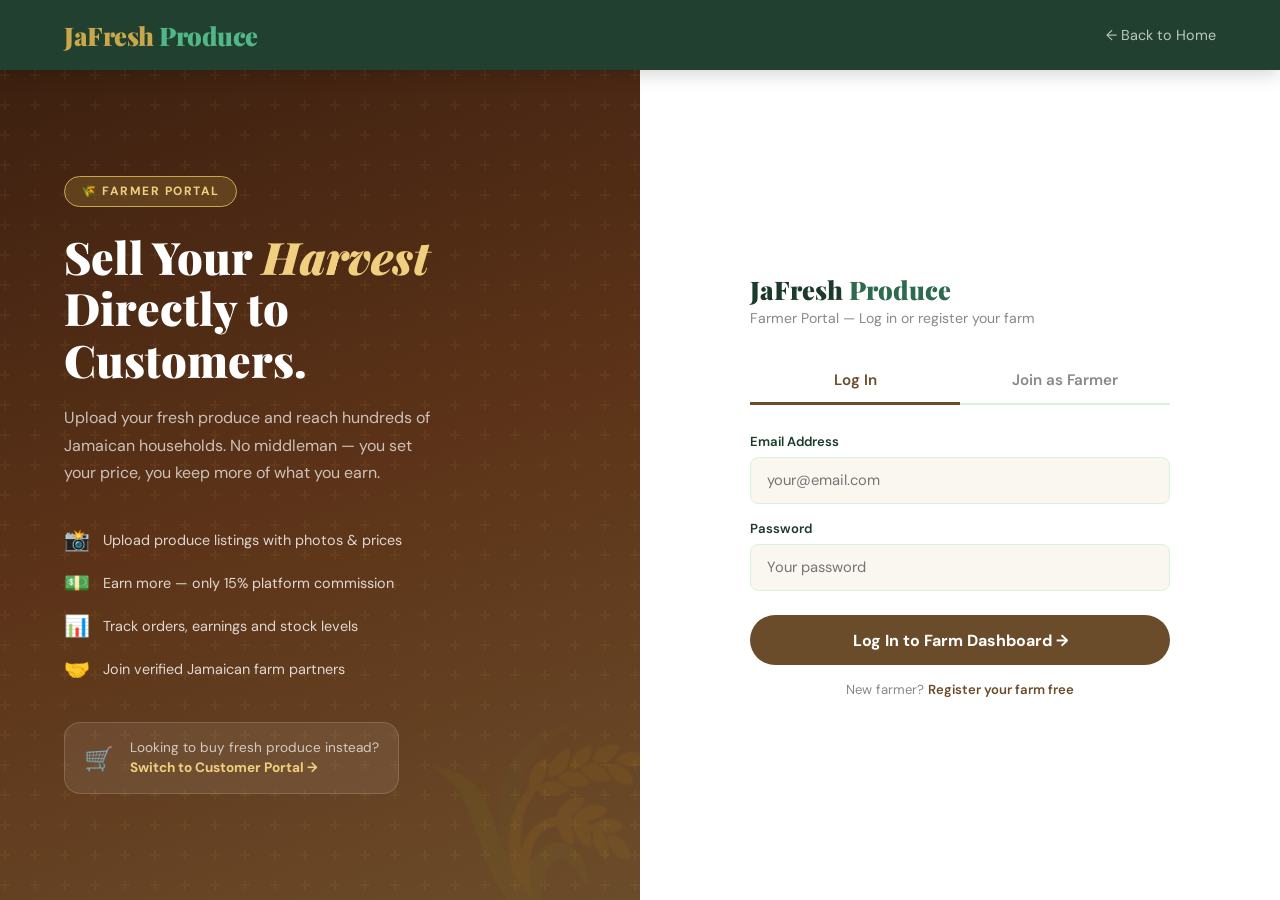
<file: dashboard-farmer.html>
<!DOCTYPE html>
<html lang="en">

<head>
  <meta charset="UTF-8" />
  <meta name="viewport" content="width=device-width, initial-scale=1.0" />
  <title>Farmer Dashboard — JaFresh Produce</title>
  <link rel="icon"
    href="data:image/svg+xml,<svg xmlns=%22http://www.w3.org/2000/svg%22 viewBox=%220 0 100 100%22><text y=%22.9em%22 font-size=%2290%22>🌿</text></svg>" />
  <link rel="stylesheet" href="css/styles.css" />
  <style>
    body {
      background: var(--cream);
    }

    .dash-navbar {
      position: sticky;
      top: 0;
      z-index: 1000;
      background: linear-gradient(90deg, #3d2010, #5c3318);
      backdrop-filter: blur(12px);
      display: flex;
      align-items: center;
      justify-content: space-between;
      padding: 0 5%;
      height: 70px;
      box-shadow: 0 2px 20px rgba(0, 0, 0, 0.2);
    }

    .dash-navbar-logo {
      font-family: 'Playfair Display', serif;
      font-size: 1.5rem;
      font-weight: 900;
      color: var(--gold);
    }

    .dash-navbar-logo span {
      color: var(--gold-light);
    }

    .dash-navbar-right {
      display: flex;
      align-items: center;
      gap: 1rem;
    }

    .user-chip {
      display: flex;
      align-items: center;
      gap: 0.5rem;
      background: rgba(255, 255, 255, 0.1);
      border-radius: 50px;
      padding: 0.4rem 1rem;
      color: white;
      font-size: 0.88rem;
    }

    .user-chip-avatar {
      width: 28px;
      height: 28px;
      border-radius: 50%;
      background: var(--gold);
      display: flex;
      align-items: center;
      justify-content: center;
      font-size: 0.8rem;
      color: var(--green-dark);
    }

    .btn-sm-outline {
      background: transparent;
      border: 1.5px solid rgba(255, 255, 255, 0.3);
      color: white;
      padding: 0.4rem 1rem;
      border-radius: 50px;
      font-size: 0.82rem;
      font-weight: 600;
      cursor: pointer;
    }

    .dash-layout {
      display: grid;
      grid-template-columns: 240px 1fr;
      min-height: calc(100vh - 70px);
    }

    .dash-sidebar {
      background: white;
      border-right: 1px solid var(--green-pale);
      padding: 2rem 0;
      position: sticky;
      top: 70px;
      height: calc(100vh - 70px);
      overflow-y: auto;
    }

    .sidebar-section {
      margin-bottom: 2rem;
    }

    .sidebar-label {
      font-size: 0.72rem;
      font-weight: 700;
      letter-spacing: 1.5px;
      text-transform: uppercase;
      color: var(--text-light);
      padding: 0 1.5rem;
      margin-bottom: 0.5rem;
    }

    .sidebar-link {
      display: flex;
      align-items: center;
      gap: 0.7rem;
      padding: 0.7rem 1.5rem;
      color: var(--text-mid);
      font-size: 0.9rem;
      font-weight: 500;
      transition: all 0.15s;
      cursor: pointer;
      border: none;
      background: none;
      width: 100%;
      text-align: left;
    }

    .sidebar-link:hover {
      background: #fdf3e7;
      color: var(--earth);
    }

    .sidebar-link.active {
      background: #fdf3e7;
      color: var(--earth);
      font-weight: 700;
      border-right: 3px solid var(--earth);
    }

    .sidebar-link-icon {
      font-size: 1.1rem;
    }

    .dash-main {
      padding: 2rem 2.5rem;
    }

    .page-section {
      display: none;
    }

    .page-section.active {
      display: block;
    }

    .page-header {
      margin-bottom: 1.5rem;
      display: flex;
      align-items: flex-start;
      justify-content: space-between;
      flex-wrap: wrap;
      gap: 1rem;
    }

    .page-title {
      font-family: 'Playfair Display', serif;
      font-size: 1.8rem;
      font-weight: 800;
      color: var(--green-dark);
    }

    .page-subtitle {
      color: var(--text-light);
      font-size: 0.9rem;
      margin-top: 0.3rem;
    }

    .btn-primary-gold {
      background: var(--gold);
      color: var(--green-dark);
      border: none;
      padding: 0.7rem 1.4rem;
      border-radius: 50px;
      font-weight: 700;
      font-size: 0.9rem;
      cursor: pointer;
      transition: all 0.2s;
    }

    .btn-primary-gold:hover {
      background: var(--gold-light);
    }

    .stats-grid {
      display: grid;
      grid-template-columns: repeat(auto-fit, minmax(170px, 1fr));
      gap: 1rem;
      margin-bottom: 2rem;
    }

    .stat-card {
      background: white;
      border-radius: var(--radius);
      padding: 1.3rem;
      box-shadow: 0 2px 8px rgba(0, 0, 0, 0.05);
    }

    .stat-card-icon {
      font-size: 1.8rem;
      margin-bottom: 0.4rem;
    }

    .stat-card-label {
      font-size: 0.78rem;
      color: var(--text-light);
      margin-bottom: 0.2rem;
    }

    .stat-card-value {
      font-size: 1.6rem;
      font-weight: 800;
      color: var(--green-dark);
    }

    /* LISTINGS */
    .listings-grid {
      display: grid;
      grid-template-columns: repeat(auto-fill, minmax(260px, 1fr));
      gap: 1.2rem;
    }

    .listing-card {
      background: white;
      border-radius: var(--radius);
      overflow: hidden;
      box-shadow: 0 2px 12px rgba(0, 0, 0, 0.06);
      transition: transform 0.2s;
    }

    .listing-card:hover {
      transform: translateY(-3px);
    }

    .listing-card-img {
      height: 140px;
      background: linear-gradient(135deg, #fdf3e7, #f0d080);
      display: flex;
      align-items: center;
      justify-content: center;
      font-size: 3.5rem;
      position: relative;
    }

    .listing-status-badge {
      position: absolute;
      top: 0.6rem;
      right: 0.6rem;
      padding: 0.2rem 0.6rem;
      border-radius: 50px;
      font-size: 0.7rem;
      font-weight: 700;
    }

    .status-active {
      background: var(--green-pale);
      color: var(--green-mid);
    }

    .status-outofstock {
      background: #fde2e2;
      color: #c0392b;
    }

    .listing-card-body {
      padding: 1rem;
    }

    .listing-card-name {
      font-weight: 700;
      color: var(--green-dark);
      margin-bottom: 0.2rem;
    }

    .listing-card-meta {
      font-size: 0.78rem;
      color: var(--text-light);
      margin-bottom: 0.6rem;
    }

    .listing-card-footer {
      display: flex;
      align-items: center;
      justify-content: space-between;
      margin-top: 0.8rem;
    }

    .listing-price {
      font-size: 1.1rem;
      font-weight: 800;
      color: var(--earth);
    }

    .listing-actions {
      display: flex;
      gap: 0.4rem;
    }

    .btn-edit {
      background: var(--cream);
      border: 1.5px solid var(--green-pale);
      color: var(--green-dark);
      padding: 0.35rem 0.8rem;
      border-radius: 50px;
      font-size: 0.78rem;
      cursor: pointer;
    }

    .btn-delete {
      background: #fde2e2;
      border: none;
      color: #c0392b;
      padding: 0.35rem 0.7rem;
      border-radius: 50px;
      font-size: 0.78rem;
      cursor: pointer;
    }

    /* UPLOAD FORM */
    .upload-card {
      background: white;
      border-radius: var(--radius);
      padding: 2rem;
      box-shadow: 0 2px 12px rgba(0, 0, 0, 0.06);
      max-width: 600px;
    }

    .upload-title {
      font-family: 'Playfair Display', serif;
      font-size: 1.3rem;
      font-weight: 800;
      color: var(--green-dark);
      margin-bottom: 1.5rem;
    }

    .form-group {
      margin-bottom: 1rem;
    }

    .form-label {
      display: block;
      font-size: 0.82rem;
      font-weight: 600;
      color: var(--green-dark);
      margin-bottom: 0.4rem;
    }

    .form-input {
      width: 100%;
      padding: 0.8rem 1rem;
      border: 1.5px solid var(--green-pale);
      border-radius: var(--radius-sm);
      font-size: 0.92rem;
      font-family: inherit;
      color: var(--text-dark);
      background: var(--cream);
      transition: border-color 0.2s;
      outline: none;
    }

    .form-input:focus {
      border-color: var(--earth);
      background: white;
    }

    .form-row {
      display: grid;
      grid-template-columns: 1fr 1fr;
      gap: 0.8rem;
    }

    .emoji-picker {
      display: flex;
      flex-wrap: wrap;
      gap: 0.5rem;
      margin-top: 0.5rem;
    }

    .btn-upload {
      background: var(--earth);
      color: white;
      border: none;
      padding: 0.9rem 2rem;
      border-radius: 50px;
      font-weight: 700;
      font-size: 1rem;
      cursor: pointer;
      transition: all 0.2s;
    }

    .btn-upload:hover {
      background: #8b6035;
    }

    /* ORDERS TABLE */
    .orders-table {
      width: 100%;
      border-collapse: collapse;
      background: white;
      border-radius: var(--radius);
      overflow: hidden;
      box-shadow: 0 2px 12px rgba(0, 0, 0, 0.06);
    }

    .orders-table th {
      background: var(--earth);
      color: white;
      padding: 0.8rem 1rem;
      text-align: left;
      font-size: 0.82rem;
    }

    .orders-table td {
      padding: 0.85rem 1rem;
      border-bottom: 1px solid var(--green-pale);
      font-size: 0.85rem;
    }

    .status-badge {
      display: inline-block;
      padding: 0.2rem 0.7rem;
      border-radius: 50px;
      font-size: 0.72rem;
      font-weight: 700;
    }

    .status-delivered {
      background: #d8f3dc;
      color: #2d6a4f;
    }

    .status-processing {
      background: #fff3cd;
      color: #856404;
    }

    .status-preparing {
      background: #e8f4fd;
      color: #1a6fa8;
    }

    .status-dispatched {
      background: #f3e8fd;
      color: #6a1ab8;
    }

    .status-pending {
      background: #fde2e2;
      color: #c0392b;
    }

    .status-select {
      padding: 0.35rem 0.6rem;
      border-radius: var(--radius-sm);
      border: 1.5px solid var(--green-pale);
      background: var(--cream);
      font-size: 0.78rem;
      font-family: inherit;
      cursor: pointer;
      outline: none;
    }

    .status-select:focus {
      border-color: var(--earth);
    }

    .btn-update-status {
      background: var(--earth);
      color: white;
      border: none;
      padding: 0.35rem 0.8rem;
      border-radius: 50px;
      font-size: 0.75rem;
      font-weight: 700;
      cursor: pointer;
      transition: all 0.15s;
      white-space: nowrap;
    }

    .btn-update-status:hover {
      background: #8b6035;
    }

    /* PROFILE */
    .profile-card {
      background: white;
      border-radius: var(--radius);
      padding: 2rem;
      box-shadow: 0 2px 12px rgba(0, 0, 0, 0.06);
      max-width: 520px;
    }

    .farm-avatar {
      width: 80px;
      height: 80px;
      border-radius: 50%;
      background: #fdf3e7;
      border: 3px solid var(--gold);
      display: flex;
      align-items: center;
      justify-content: center;
      font-size: 2.5rem;
      margin-bottom: 1rem;
    }

    .btn-save {
      background: var(--earth);
      color: white;
      border: none;
      padding: 0.7rem 1.5rem;
      border-radius: 50px;
      font-weight: 700;
      font-size: 0.9rem;
      cursor: pointer;
    }

    /* MODAL */
    .modal-overlay {
      position: fixed;
      inset: 0;
      z-index: 3000;
      background: rgba(0, 0, 0, 0.6);
      backdrop-filter: blur(4px);
      display: none;
      align-items: center;
      justify-content: center;
      padding: 1rem;
    }

    .modal-overlay.active {
      display: flex;
    }

    .modal {
      background: white;
      border-radius: 20px;
      width: 100%;
      max-width: 480px;
      padding: 2.5rem;
      position: relative;
      max-height: 90vh;
      overflow-y: auto;
      animation: modalIn 0.3s ease;
    }

    @keyframes modalIn {
      from {
        opacity: 0;
        transform: translateY(20px);
      }

      to {
        opacity: 1;
        transform: translateY(0);
      }
    }

    .modal-close {
      position: absolute;
      top: 1rem;
      right: 1rem;
      background: var(--cream);
      border: none;
      width: 30px;
      height: 30px;
      border-radius: 50%;
      font-size: 1rem;
      cursor: pointer;
    }

    .modal-title {
      font-family: 'Playfair Display', serif;
      font-size: 1.4rem;
      font-weight: 800;
      color: var(--green-dark);
      margin-bottom: 1.5rem;
    }

    /* TOAST */
    .toast {
      position: fixed;
      bottom: 2rem;
      left: 50%;
      transform: translateX(-50%) translateY(80px);
      background: var(--green-dark);
      color: white;
      padding: 0.8rem 1.8rem;
      border-radius: 50px;
      font-size: 0.88rem;
      font-weight: 600;
      z-index: 5000;
      transition: transform 0.3s;
      white-space: nowrap;
    }

    .toast.show {
      transform: translateX(-50%) translateY(0);
    }

    .section-title-sm {
      font-family: 'Playfair Display', serif;
      font-size: 1.2rem;
      font-weight: 800;
      color: var(--green-dark);
      margin-bottom: 1rem;
    }

    .empty-state {
      text-align: center;
      padding: 4rem 2rem;
      color: var(--text-light);
    }

    .empty-state-icon {
      font-size: 4rem;
      margin-bottom: 1rem;
    }

    @media (max-width: 900px) {
      .dash-layout {
        grid-template-columns: 1fr;
      }

      .dash-sidebar {
        display: none;
      }

      .dash-main {
        padding: 1.5rem;
      }
    }
  </style>
</head>

<body>

  <!-- NAVBAR -->
  <nav class="dash-navbar">
    <div class="dash-navbar-logo">JaFresh <span>Produce</span> <span
        style="font-size:0.7rem;color:rgba(255,255,255,0.5);font-family:'DM Sans',sans-serif;font-weight:400;margin-left:0.5rem">·
        Farmer Portal</span></div>
    <div class="dash-navbar-right">
      <div class="user-chip">
        <div class="user-chip-avatar">🌾</div>
        <span id="nav-farmname">My Farm</span>
      </div>
      <button class="btn-sm-outline" onclick="handleLogout()">Log Out</button>
    </div>
  </nav>

  <div class="dash-layout">

    <!-- SIDEBAR -->
    <aside class="dash-sidebar">
      <div class="sidebar-section">
        <div class="sidebar-label">My Farm</div>
        <button class="sidebar-link active" onclick="showSection('overview', this)">
          <span class="sidebar-link-icon">📊</span> Overview
        </button>
        <button class="sidebar-link" onclick="showSection('listings', this)">
          <span class="sidebar-link-icon">🌱</span> My Listings
        </button>
        <button class="sidebar-link" onclick="showSection('upload', this)">
          <span class="sidebar-link-icon">📸</span> Upload Produce
        </button>
        <button class="sidebar-link" onclick="showSection('orders', this)">
          <span class="sidebar-link-icon">📋</span> Incoming Orders
        </button>
        <button class="sidebar-link" onclick="showSection('earnings', this)">
          <span class="sidebar-link-icon">💰</span> Earnings
        </button>
      </div>
      <div class="sidebar-section">
        <div class="sidebar-label">Account</div>
        <button class="sidebar-link" onclick="showSection('profile', this)">
          <span class="sidebar-link-icon">👤</span> Farm Profile
        </button>
        <button class="sidebar-link" onclick="handleLogout()">
          <span class="sidebar-link-icon">🚪</span> Log Out
        </button>
      </div>
    </aside>

    <!-- MAIN -->
    <main class="dash-main">

      <!-- OVERVIEW -->
      <div class="page-section active" id="section-overview">
        <div class="page-header">
          <div>
            <div class="page-title">Welcome back, <span id="farmer-firstname">Farmer</span>! 🌾</div>
            <div class="page-subtitle">Here's how your farm is performing on JaFresh Produce</div>
          </div>
        </div>
        <div class="stats-grid">
          <div class="stat-card">
            <div class="stat-card-icon">🌱</div>
            <div class="stat-card-label">Active Listings</div>
            <div class="stat-card-value" id="stat-listings">0</div>
          </div>
          <div class="stat-card">
            <div class="stat-card-icon">💵</div>
            <div class="stat-card-label">Net Earnings (after 15% fee)</div>
            <div class="stat-card-value" id="stat-earnings">J$0</div>
          </div>
          <div class="stat-card">
            <div class="stat-card-icon">📦</div>
            <div class="stat-card-label">Orders This Week</div>
            <div class="stat-card-value" id="stat-orders-week">0</div>
          </div>
          <div class="stat-card">
            <div class="stat-card-icon">⭐</div>
            <div class="stat-card-label">Customer Rating</div>
            <div class="stat-card-value">4.9</div>
          </div>
        </div>

        <div class="section-title-sm">Recent Orders</div>
        <table class="orders-table" style="margin-bottom:2rem">
          <thead>
            <tr>
              <th>Order ID</th>
              <th>Date</th>
              <th>Customer</th>
              <th>Items</th>
              <th>Amount</th>
              <th>Status</th>
            </tr>
          </thead>
          <tbody id="overview-orders-tbody"></tbody>
        </table>

        <div class="section-title-sm">My Recent Listings</div>
        <div class="listings-grid" id="overview-listings-grid"></div>
      </div>

      <!-- MY LISTINGS -->
      <div class="page-section" id="section-listings">
        <div class="page-header">
          <div>
            <div class="page-title">My Listings 🌱</div>
            <div class="page-subtitle">All your produce listed on JaFresh Produce</div>
          </div>
          <button class="btn-primary-gold"
            onclick="showSection('upload', document.querySelector('[onclick*=upload]'))">+ Upload New Produce</button>
        </div>
        <div class="listings-grid" id="listings-grid"></div>
      </div>

      <!-- UPLOAD PRODUCE -->
      <div class="page-section" id="section-upload">
        <div class="page-header">
          <div>
            <div class="page-title">Upload Produce 📸</div>
            <div class="page-subtitle">Add a new product listing for customers to see and buy</div>
          </div>
        </div>
        <div class="upload-card">
          <form id="upload-form" onsubmit="handleUpload(event)">
            <div class="form-group">
              <label class="form-label">Produce Name *</label>
              <input type="text" class="form-input" id="up-name" placeholder="e.g. Fresh Callaloo Bunch" required />
            </div>

            <!-- IMAGE UPLOAD -->
            <div class="form-group">
              <label class="form-label">Product Image *</label>
              <div id="image-upload-area"
                style="border:2px dashed var(--green-pale);border-radius:var(--radius-sm);padding:1.5rem;text-align:center;cursor:pointer;transition:all 0.2s;background:var(--cream)"
                onclick="document.getElementById('up-image-input').click()">
                <div id="image-preview" style="display:none;margin-bottom:0.8rem">
                  <img id="preview-img" src="" alt="Preview"
                    style="max-height:160px;max-width:100%;border-radius:var(--radius-sm);object-fit:cover" />
                </div>
                <div id="image-placeholder">
                  <div style="font-size:2.5rem;margin-bottom:0.5rem">📸</div>
                  <div style="font-size:0.88rem;color:var(--text-mid);font-weight:600">Click to upload a photo</div>
                  <div style="font-size:0.75rem;color:var(--text-light);margin-top:0.3rem">JPG, PNG, WEBP — max 5MB
                  </div>
                </div>
              </div>
              <input type="file" id="up-image-input" accept="image/*" style="display:none"
                onchange="previewImage(event)" />
              <small style="color:var(--text-light);font-size:0.75rem">If no image uploaded, a default icon will be used
                instead</small>
            </div>

            <input type="hidden" id="up-emoji" value="🌿" />

            <div class="form-group">
              <label class="form-label">Category *</label>
              <select class="form-input" id="up-category" required>
                <option value="">Select category</option>
                <option value="vegetables">Vegetables</option>
                <option value="fruits">Fruits</option>
                <option value="herbs">Herbs & Seasonings</option>
                <option value="provisions">Provisions & Ground Food</option>
                <option value="boxes">Produce Boxes</option>
                <option value="gifts">Gift Items</option>
              </select>
            </div>

            <div class="form-group">
              <label class="form-label">Description * <small style="color:var(--text-light)">(min 100
                  words)</small></label>
              <textarea class="form-input" id="up-description" rows="4"
                placeholder="Describe your produce — where it's grown, how it's farmed, what's included, freshness guarantee, and why customers should buy it…"
                required></textarea>
              <small style="color:var(--text-light);font-size:0.78rem">Word count: <span
                  id="word-count">0</span></small>
            </div>

            <div class="form-row">
              <div class="form-group">
                <label class="form-label">Price (J$) *</label>
                <input type="number" class="form-input" id="up-price" placeholder="e.g. 800" min="1" required />
              </div>
              <div class="form-group">
                <label class="form-label">Price Unit</label>
                <select class="form-input" id="up-unit">
                  <option value="/week">/week</option>
                  <option value="/bunch">/bunch</option>
                  <option value="/kg">/kg</option>
                  <option value="/lb">/lb</option>
                  <option value="/pack">/pack</option>
                  <option value="/box">/box</option>
                  <option value="/dozen">/dozen</option>
                </select>
              </div>
            </div>

            <div class="form-row">
              <div class="form-group">
                <label class="form-label">Stock Available *</label>
                <input type="number" class="form-input" id="up-stock" placeholder="e.g. 50" min="1" required />
              </div>
              <div class="form-group">
                <label class="form-label">Harvest Day</label>
                <select class="form-input" id="up-harvest">
                  <option>Monday</option>
                  <option>Tuesday</option>
                  <option>Wednesday</option>
                  <option>Thursday</option>
                  <option>Friday</option>
                  <option>Saturday</option>
                </select>
              </div>
            </div>

            <button type="submit" class="btn-upload">📸 Upload Listing</button>
          </form>
        </div>
      </div>

      <!-- ORDERS -->
      <div class="page-section" id="section-orders">
        <div class="page-header">
          <div>
            <div class="page-title">Incoming Orders 📋</div>
            <div class="page-subtitle">Manage customer orders and update their status</div>
          </div>
        </div>
        <div class="stats-grid">
          <div class="stat-card">
            <div class="stat-card-icon">⏳</div>
            <div class="stat-card-label">Pending</div>
            <div class="stat-card-value" id="stat-pending">0</div>
          </div>
          <div class="stat-card">
            <div class="stat-card-icon">👨‍🍳</div>
            <div class="stat-card-label">Preparing</div>
            <div class="stat-card-value" id="stat-preparing">0</div>
          </div>
          <div class="stat-card">
            <div class="stat-card-icon">🚚</div>
            <div class="stat-card-label">Dispatched</div>
            <div class="stat-card-value" id="stat-dispatched">0</div>
          </div>
          <div class="stat-card">
            <div class="stat-card-icon">✅</div>
            <div class="stat-card-label">Delivered</div>
            <div class="stat-card-value" id="stat-delivered">0</div>
          </div>
        </div>

        <div style="overflow-x:auto">
          <table class="orders-table">
            <thead>
              <tr>
                <th>Order ID</th>
                <th>Date</th>
                <th>Customer</th>
                <th>Items Ordered</th>
                <th>Amount</th>
                <th>Status</th>
                <th>Update Status</th>
              </tr>
            </thead>
            <tbody id="orders-tbody"></tbody>
          </table>
        </div>
      </div>

      <!-- EARNINGS -->
      <div class="page-section" id="section-earnings">
        <div class="page-header">
          <div>
            <div class="page-title">Earnings 💰</div>
            <div class="page-subtitle">Your sales breakdown and JaFresh platform commission</div>
          </div>
        </div>

        <!-- Commission Explanation Banner -->
        <div
          style="background:linear-gradient(135deg,#1a3a2a,#2d6a4f);border-radius:var(--radius);padding:1.5rem 2rem;margin-bottom:2rem;display:flex;align-items:center;gap:1.5rem;flex-wrap:wrap">
          <div style="font-size:2.5rem">🤝</div>
          <div>
            <div style="color:#c9a84c;font-weight:800;font-size:1.1rem;margin-bottom:0.3rem">JaFresh Platform Commission
              — 15%</div>
            <div style="color:#a8d5b5;font-size:0.88rem;line-height:1.6">JaFresh Produce charges a 15% commission on all
              sales to cover technology, delivery coordination, marketing, and customer support. You keep <strong
                style="color:white">85% of every sale</strong>.</div>
          </div>
        </div>

        <!-- Earnings Breakdown Cards -->
        <div class="stats-grid" style="margin-bottom:2rem">
          <div class="stat-card">
            <div class="stat-card-icon">🛒</div>
            <div class="stat-card-label">Gross Sales</div>
            <div class="stat-card-value" id="earn-gross">J$0</div>
            <div style="font-size:0.72rem;color:var(--text-light);margin-top:4px">Total customer payments</div>
          </div>
          <div class="stat-card" style="border:2px solid #fde2e2">
            <div class="stat-card-icon">📊</div>
            <div class="stat-card-label">JaFresh Commission (15%)</div>
            <div class="stat-card-value" id="earn-commission" style="color:#c0392b">J$0</div>
            <div style="font-size:0.72rem;color:var(--text-light);margin-top:4px">Platform fee deducted</div>
          </div>
          <div class="stat-card" style="border:2px solid #d8f3dc">
            <div class="stat-card-icon">💵</div>
            <div class="stat-card-label">Your Net Earnings (85%)</div>
            <div class="stat-card-value" id="earn-net" style="color:var(--green-mid)">J$0</div>
            <div style="font-size:0.72rem;color:var(--text-light);margin-top:4px">Paid to you within 3 days</div>
          </div>
        </div>

        <!-- Visual Split Bar -->
        <div
          style="background:white;border-radius:var(--radius);padding:1.5rem;margin-bottom:2rem;box-shadow:0 2px 12px rgba(0,0,0,0.06)">
          <div style="font-weight:700;color:var(--green-dark);margin-bottom:1rem">Revenue Split Per Sale</div>
          <div style="border-radius:50px;overflow:hidden;height:36px;display:flex;font-size:0.8rem;font-weight:700">
            <div id="earn-bar-farmer"
              style="width:85%;background:#2d6a4f;display:flex;align-items:center;justify-content:center;color:white;transition:width 1s ease">
              You — 85%
            </div>
            <div
              style="width:15%;background:#c0392b;display:flex;align-items:center;justify-content:center;color:white">
              JaFresh — 15%
            </div>
          </div>
          <div
            style="display:flex;justify-content:space-between;margin-top:0.8rem;font-size:0.8rem;color:var(--text-mid)">
            <span>🟢 Your earnings — paid within 3 business days of delivery</span>
            <span>🔴 JaFresh platform fee</span>
          </div>
        </div>

        <!-- Per Order Breakdown Table -->
        <div style="background:white;border-radius:var(--radius);padding:1.5rem;box-shadow:0 2px 12px rgba(0,0,0,0.06)">
          <div style="font-weight:700;color:var(--green-dark);margin-bottom:1rem">Order Earnings Breakdown</div>
          <div style="overflow-x:auto">
            <table class="orders-table">
              <thead>
                <tr>
                  <th>Order ID</th>
                  <th>Date</th>
                  <th>Gross Sale</th>
                  <th>Commission (15%)</th>
                  <th>Your Net (85%)</th>
                  <th>Status</th>
                </tr>
              </thead>
              <tbody id="earnings-tbody">
                <tr>
                  <td colspan="6" style="text-align:center;padding:2rem;color:var(--text-light)">No orders yet —
                    earnings will appear here once customers purchase your produce 🌾</td>
                </tr>
              </tbody>
            </table>
          </div>
        </div>
      </div>

      <!-- PROFILE -->
      <div class="page-section" id="section-profile">
        <div class="page-header">
          <div>
            <div class="page-title">Farm Profile 👤</div>
            <div class="page-subtitle">This is what customers see about your farm</div>
          </div>
        </div>
        <div class="profile-card">
          <div class="farm-avatar" id="profile-avatar">🌾</div>
          <div class="form-group"><label class="form-label">First Name</label><input class="form-input"
              id="profile-firstname" /></div>
          <div class="form-group"><label class="form-label">Last Name</label><input class="form-input"
              id="profile-lastname" /></div>
          <div class="form-group"><label class="form-label">Farm Name</label><input class="form-input"
              id="profile-farmname" /></div>
          <div class="form-group"><label class="form-label">Email</label><input class="form-input" id="profile-email"
              type="email" /></div>
          <div class="form-group"><label class="form-label">Phone</label><input class="form-input" id="profile-phone" />
          </div>
          <div class="form-group"><label class="form-label">Parish</label>
            <select class="form-input" id="profile-parish">
              <option>Kingston</option>
              <option>St. Andrew</option>
              <option>St. Catherine</option>
              <option>St. James</option>
              <option>Manchester</option>
              <option>Clarendon</option>
              <option>St. Elizabeth</option>
              <option>Westmoreland</option>
              <option>Hanover</option>
              <option>St. Ann</option>
              <option>St. Mary</option>
              <option>Portland</option>
              <option>St. Thomas</option>
              <option>Trelawny</option>
            </select>
          </div>
          <div class="form-group"><label class="form-label">About Your Farm</label><textarea class="form-input"
              id="profile-bio" rows="3" placeholder="Tell customers about your farming methods and story…"></textarea>
          </div>
          <button class="btn-save" onclick="saveProfile()">Save Profile ✅</button>
        </div>
      </div>

    </main>
  </div>

  <!-- EDIT LISTING MODAL -->
  <div class="modal-overlay" id="edit-modal">
    <div class="modal">
      <button class="modal-close" onclick="document.getElementById('edit-modal').classList.remove('active')">✕</button>
      <div class="modal-title">Edit Listing ✏️</div>
      <input type="hidden" id="edit-id" />

      <!-- Edit image upload -->
      <div class="form-group">
        <label class="form-label">Product Image</label>
        <div id="edit-image-area"
          style="border:2px dashed var(--green-pale);border-radius:var(--radius-sm);padding:1rem;text-align:center;cursor:pointer;background:var(--cream)"
          onclick="document.getElementById('edit-image-input').click()">
          <div id="edit-image-preview" style="margin-bottom:0.5rem">
            <img id="edit-preview-img" src="" alt="Preview"
              style="max-height:120px;max-width:100%;border-radius:8px;object-fit:cover;display:none" />
          </div>
          <div id="edit-image-placeholder" style="font-size:0.85rem;color:var(--text-mid)">📸 Click to change image
          </div>
        </div>
        <input type="file" id="edit-image-input" accept="image/*" style="display:none"
          onchange="previewEditImage(event)" />
      </div>

      <div class="form-group"><label class="form-label">Name</label><input class="form-input" id="edit-name" /></div>
      <div class="form-group"><label class="form-label">Price (J$)</label><input class="form-input" type="number"
          id="edit-price" /></div>
      <div class="form-group">
        <label class="form-label">Price Unit</label>
        <select class="form-input" id="edit-unit">
          <option value="/lb">/lb</option>
          <option value="/bunch">/bunch</option>
          <option value="/kg">/kg</option>
          <option value="/pack">/pack</option>
          <option value="/box">/box</option>
          <option value="/dozen">/dozen</option>
          <option value="/each">/each</option>
        </select>
      </div>
      <div class="form-group"><label class="form-label">Stock Available</label><input class="form-input" type="number"
          id="edit-stock" /></div>
      <div class="form-group"><label class="form-label">Description</label><textarea class="form-input" id="edit-desc"
          rows="3"></textarea></div>
      <button class="btn-upload" style="width:100%" onclick="saveEdit()">Save Changes ✅</button>
    </div>
  </div>

  <div class="toast" id="toast"></div>

  <script src="js/db.js"></script>
  <script>
    const COMMISSION_RATE = 0.15; // JaFresh takes 15% on all sales

    DB.initData();

    // Auth guard
    const user = DB.getCurrentUser();
    if (!user || user.role !== 'farmer') window.location.href = window.location.href.replace(/[^/]*$/, 'login-farmer.html');

    // Init UI
    const farmerId = user?.farmer_id || 1;
    document.getElementById('nav-farmname').textContent = user?.farmName || `${user?.firstName}'s Farm`;
    document.getElementById('farmer-firstname').textContent = user?.firstName || 'Farmer';

    // Profile fields
    if (user) {
      document.getElementById('profile-firstname').value = user.firstName || '';
      document.getElementById('profile-lastname').value = user.lastName || '';
      document.getElementById('profile-farmname').value = user.farmName || '';
      document.getElementById('profile-email').value = user.email || '';
      document.getElementById('profile-phone').value = user.phone || '';
      document.getElementById('profile-bio').value = user.bio || '';
    }

    renderAll();

    setupWordCount();

    function renderAll() {
      renderListings();
      renderOrders();
      updateStats();
      renderEarnings();
    }

    function renderEarnings() {
      const orders = DB.getFarmerOrders(farmerId);
      const tbody = document.getElementById('earnings-tbody');

      console.log('💰 renderEarnings called. farmerId:', farmerId);
      console.log('💰 Orders found:', orders.length);
      console.log('💰 Orders data:', orders);

      if (!tbody) { console.warn('⚠️ earnings-tbody not found'); return; }

      // Always recalculate from actual orders
      const grossSales = orders.reduce((s, o) => s + (o.farmerTotal || 0), 0);
      const commission = Math.round(grossSales * COMMISSION_RATE);
      const netEarnings = grossSales - commission;

      console.log('💰 Gross:', grossSales, '| Commission:', commission, '| Net:', netEarnings);

      // Populate summary cards
      document.getElementById('earn-gross').textContent = `J$${grossSales.toLocaleString()}`;
      document.getElementById('earn-commission').textContent = `J$${commission.toLocaleString()}`;
      document.getElementById('earn-net').textContent = `J$${netEarnings.toLocaleString()}`;

      if (!orders.length) {
        tbody.innerHTML = `<tr><td colspan="6" style="text-align:center;padding:2rem;color:var(--text-light)">No orders yet — earnings will appear here once customers purchase your produce 🌾</td></tr>`;
        return;
      }

      // Populate per-order breakdown table
      tbody.innerHTML = orders.map((o, i) => {
        const gross = o.farmerTotal || 0;
        const orderComm = Math.round(gross * COMMISSION_RATE);
        const net = gross - orderComm;
        const shade = i % 2 === 0 ? 'background:#f9f9f9' : '';
        const statusCss = (o.status || '').toLowerCase();
        return `<tr style="${shade}">
        <td><strong>${o.id}</strong></td>
        <td>${o.date || '—'}</td>
        <td><strong>J$${gross.toLocaleString()}</strong></td>
        <td style="color:#c0392b;font-weight:600">- J$${orderComm.toLocaleString()}</td>
        <td style="color:var(--green-mid);font-weight:700">J$${net.toLocaleString()}</td>
        <td><span class="status-badge status-${statusCss}">${o.status || 'Processing'}</span></td>
      </tr>`;
      }).join('');
    }

    // ── NAVIGATION ────────────────────────────────
    function showSection(name, btn) {
      document.querySelectorAll('.page-section').forEach(s => s.classList.remove('active'));
      document.querySelectorAll('.sidebar-link').forEach(l => l.classList.remove('active'));
      document.getElementById('section-' + name).classList.add('active');
      if (btn) btn.classList.add('active');
      // Refresh earnings whenever the section is opened
      if (name === 'earnings') { updateStats(); renderEarnings(); }
    }

    // ── LISTINGS ──────────────────────────────────
    function renderListings() {
      const products = DB.getFarmerProducts(farmerId);
      const grid = document.getElementById('listings-grid');
      const ovGrid = document.getElementById('overview-listings-grid');

      document.getElementById('stat-listings').textContent = products.length;

      if (!products.length) {
        const empty = `<div class="empty-state"><div class="empty-state-icon">🌱</div><p>No listings yet.</p><p style="margin-top:0.5rem;font-size:0.85rem">Upload your first produce to start selling!</p></div>`;
        grid.innerHTML = empty; ovGrid.innerHTML = empty; return;
      }

      const cards = products.map(p => `
      <div class="listing-card">
        <div class="listing-card-img" style="overflow:hidden">
          ${p.image
          ? `<img src="${p.image}" alt="${p.name}" style="width:100%;height:100%;object-fit:cover" />`
          : p.emoji}
          <span class="listing-status-badge ${p.stock > 0 ? 'status-active' : 'status-outofstock'}">${p.stock > 0 ? 'Active' : 'Out of Stock'}</span>
        </div>
        <div class="listing-card-body">
          <div class="listing-card-name">${p.name}</div>
          <div class="listing-card-meta">Stock: ${p.stock} · ${p.category} · J$${p.price}${p.unit}</div>
          <div style="font-size:0.8rem;color:var(--text-mid);line-height:1.4">${p.description.substring(0, 70)}…</div>
          <div class="listing-card-footer">
            <div class="listing-price">J$${p.price.toLocaleString()}${p.unit}</div>
            <div class="listing-actions">
              <button class="btn-edit" onclick="openEdit(${p.id})">Edit</button>
              <button class="btn-delete" onclick="deleteListing(${p.id})">Delete</button>
            </div>
          </div>
        </div>
      </div>`).join('');

      grid.innerHTML = cards;
      ovGrid.innerHTML = cards;
    }

    function updateStats() {
      const products = DB.getFarmerProducts(farmerId);
      const orders = DB.getFarmerOrders(farmerId);

      // ── Orders This Week ──────────────────────────
      const now = new Date();
      const dayOfWeek = now.getDay(); // 0=Sun, 1=Mon...
      const startOfWeek = new Date(now);
      startOfWeek.setDate(now.getDate() - dayOfWeek);
      startOfWeek.setHours(0, 0, 0, 0);

      const ordersThisWeek = orders.filter(o => {
        const orderDate = new Date(o.createdAt || o.date);
        return orderDate >= startOfWeek;
      });

      // ── Earnings ──────────────────────────────────
      const grossSales = orders.reduce((s, o) => s + (o.farmerTotal || 0), 0);
      const commission = Math.round(grossSales * COMMISSION_RATE);
      const netEarnings = grossSales - commission;

      // Update overview stat cards
      document.getElementById('stat-listings').textContent = products.length;
      document.getElementById('stat-earnings').textContent = `J$${netEarnings.toLocaleString()}`;
      document.getElementById('stat-orders-week').textContent = ordersThisWeek.length;

      // Update earnings section cards if visible
      const elGross = document.getElementById('earn-gross');
      const elComm = document.getElementById('earn-commission');
      const elNet = document.getElementById('earn-net');
      if (elGross) elGross.textContent = `J$${grossSales.toLocaleString()}`;
      if (elComm) elComm.textContent = `J$${commission.toLocaleString()}`;
      if (elNet) elNet.textContent = `J$${netEarnings.toLocaleString()}`;
    }

    // ── IMAGE HANDLING ────────────────────────────
    let _uploadedImageBase64 = null;
    let _editImageBase64 = null;

    function previewImage(event) {
      const file = event.target.files[0];
      if (!file) return;
      if (file.size > 5 * 1024 * 1024) { showToast('⚠️ Image must be under 5MB'); return; }
      const reader = new FileReader();
      reader.onload = e => {
        _uploadedImageBase64 = e.target.result;
        document.getElementById('preview-img').src = e.target.result;
        document.getElementById('image-preview').style.display = 'block';
        document.getElementById('image-placeholder').style.display = 'none';
        document.getElementById('image-upload-area').style.borderColor = 'var(--green-mid)';
      };
      reader.readAsDataURL(file);
    }

    function previewEditImage(event) {
      const file = event.target.files[0];
      if (!file) return;
      if (file.size > 5 * 1024 * 1024) { showToast('⚠️ Image must be under 5MB'); return; }
      const reader = new FileReader();
      reader.onload = e => {
        _editImageBase64 = e.target.result;
        const img = document.getElementById('edit-preview-img');
        img.src = e.target.result;
        img.style.display = 'block';
        document.getElementById('edit-image-placeholder').textContent = '✅ New image selected';
      };
      reader.readAsDataURL(file);
    }

    // ── UPLOAD ────────────────────────────────────
    function handleUpload(e) {
      e.preventDefault();
      const name = document.getElementById('up-name').value.trim();
      const desc = document.getElementById('up-description').value.trim();
      const price = parseInt(document.getElementById('up-price').value);
      const stock = parseInt(document.getElementById('up-stock').value);
      const cat = document.getElementById('up-category').value;
      const unit = document.getElementById('up-unit').value;
      const emoji = document.getElementById('up-emoji').value;

      if (!name) { showToast('⚠️ Please enter a produce name'); return; }
      if (!cat) { showToast('⚠️ Please select a category'); return; }
      if (!desc) { showToast('⚠️ Please add a description'); return; }
      if (!price || price < 1) { showToast('⚠️ Please enter a valid price'); return; }
      if (!stock || stock < 1) { showToast('⚠️ Please enter stock quantity'); return; }

      const wordCount = desc.split(/\s+/).filter(Boolean).length;
      if (wordCount < 20) { showToast('⚠️ Description must be at least 20 words'); return; }

      const btn = document.querySelector('#upload-form .btn-upload');
      btn.textContent = 'Uploading…'; btn.disabled = true;

      setTimeout(() => {
        DB.addProduct({
          name, emoji, category: cat, description: desc,
          price, unit, stock,
          farmer_id: farmerId,
          image: _uploadedImageBase64 || null,
          tag: 'New',
        });

        // Reset form
        document.getElementById('upload-form').reset();
        _uploadedImageBase64 = null;
        document.getElementById('image-preview').style.display = 'none';
        document.getElementById('image-placeholder').style.display = 'block';
        document.getElementById('image-upload-area').style.borderColor = 'var(--green-pale)';
        document.getElementById('up-emoji').value = '🌿';


        document.getElementById('word-count').textContent = '0';
        btn.textContent = '📸 Upload Listing'; btn.disabled = false;

        renderListings();
        updateStats();
        showToast('✅ Product listed! Customers can now see it.');
        showSection('listings', document.querySelectorAll('.sidebar-link')[1]);
      }, 500);
    }

    // ── EDIT ──────────────────────────────────────
    function openEdit(id) {
      const p = DB.getProduct(id);
      if (!p) return;
      _editImageBase64 = null;

      document.getElementById('edit-id').value = id;
      document.getElementById('edit-name').value = p.name;
      document.getElementById('edit-price').value = p.price;
      document.getElementById('edit-unit').value = p.unit;
      document.getElementById('edit-stock').value = p.stock;
      document.getElementById('edit-desc').value = p.description;

      // Show existing image if any
      const img = document.getElementById('edit-preview-img');
      if (p.image) {
        img.src = p.image;
        img.style.display = 'block';
        document.getElementById('edit-image-placeholder').textContent = '📸 Click to change image';
      } else {
        img.style.display = 'none';
        document.getElementById('edit-image-placeholder').textContent = '📸 Click to add image';
      }

      document.getElementById('edit-modal').classList.add('active');
    }

    function saveEdit() {
      const id = parseInt(document.getElementById('edit-id').value);
      const updates = {
        name: document.getElementById('edit-name').value,
        price: parseInt(document.getElementById('edit-price').value),
        unit: document.getElementById('edit-unit').value,
        stock: parseInt(document.getElementById('edit-stock').value),
        description: document.getElementById('edit-desc').value,
      };
      // Only update image if a new one was uploaded
      if (_editImageBase64) updates.image = _editImageBase64;

      DB.updateProduct(id, updates);
      document.getElementById('edit-modal').classList.remove('active');
      _editImageBase64 = null;
      renderListings();
      showToast('✅ Listing updated! Customers will see the changes.');
    }

    function deleteListing(id) {
      if (!confirm('Delete this listing? Customers will no longer be able to see or buy this product.')) return;
      DB.deleteProduct(id);
      renderListings();
      updateStats();
      showToast('🗑 Listing removed from customer shop');
    }

    // ── ORDERS ────────────────────────────────────
    function renderOrders() {
      const orders = DB.getFarmerOrders(farmerId);

      // Update stat counters
      document.getElementById('stat-pending').textContent = orders.filter(o => o.status === 'Processing').length;
      document.getElementById('stat-preparing').textContent = orders.filter(o => o.status === 'Preparing').length;
      document.getElementById('stat-dispatched').textContent = orders.filter(o => o.status === 'Dispatched').length;
      document.getElementById('stat-delivered').textContent = orders.filter(o => o.status === 'Delivered').length;

      // Update earnings
      const revenue = orders.reduce((s, o) => s + (o.farmerTotal || 0), 0);
      const statEarnings = document.getElementById('stat-earnings');
      if (statEarnings) statEarnings.textContent = `J$${revenue.toLocaleString()}`;

      if (!orders.length) {
        const empty = `<tr><td colspan="7" style="text-align:center;padding:2rem;color:var(--text-light)">
        No orders yet. Once customers buy your produce, orders appear here! 🌾
      </td></tr>`;
        document.getElementById('orders-tbody').innerHTML = empty;
        document.getElementById('overview-orders-tbody').innerHTML = empty;
        return;
      }

      const statusOptions = ['Processing', 'Preparing', 'Dispatched', 'Delivered'];

      const row = o => {
        const itemList = o.farmerItems?.map(i => `${i.name} x${i.qty}`).join(', ') || 'Produce';
        const shortItems = itemList.length > 30 ? itemList.substring(0, 30) + '…' : itemList;
        const statusClass = o.status.toLowerCase();

        return `<tr id="order-row-${o.id}">
        <td><strong>${o.id}</strong></td>
        <td>${o.date}</td>
        <td>${o.customerName || 'Customer'}</td>
        <td title="${itemList}">${shortItems}</td>
        <td>J$${(o.farmerTotal || o.total || 0).toLocaleString()} <span style="font-size:0.7rem;color:var(--text-light)">(net: J$${Math.round((o.farmerTotal || 0) * 0.85).toLocaleString()})</span></td>
        <td><span class="status-badge status-${statusClass}" id="badge-${o.id}">${o.status}</span></td>
        <td>
          ${o.status === 'Delivered' ? '<span style="color:var(--green-mid);font-size:0.8rem;font-weight:700">✅ Completed</span>' : `
          <div style="display:flex;gap:0.4rem;align-items:center;flex-wrap:wrap">
            <select class="status-select" id="select-${o.id}">
              ${statusOptions.map(s => `<option value="${s}" ${s === o.status ? 'selected' : ''}>${s}</option>`).join('')}
            </select>
            <button class="btn-update-status" onclick="updateOrderStatus('${o.id}')">Update</button>
          </div>`}
        </td>
      </tr>`;
      };

      const html = orders.map(row).join('');
      document.getElementById('orders-tbody').innerHTML = html;
      document.getElementById('overview-orders-tbody').innerHTML = orders.slice(0, 3).map(row).join('');
    }

    function updateOrderStatus(orderId) {
      const select = document.getElementById(`select-${orderId}`);
      const newStatus = select.value;

      // Update order status in DB
      DB.updateOrderStatus(orderId, newStatus, farmerId);

      // If dispatched or delivered, reduce stock
      if (newStatus === 'Dispatched' || newStatus === 'Delivered') {
        DB.reduceStockForOrder(orderId, farmerId);
      }

      // Update badge color immediately
      const badge = document.getElementById(`badge-${orderId}`);
      if (badge) {
        badge.textContent = newStatus;
        badge.className = `status-badge status-${newStatus.toLowerCase()}`;
      }

      showToast(`✅ Order ${orderId} updated to "${newStatus}"`);

      // Re-render orders and listings to reflect stock changes
      setTimeout(() => {
        renderOrders();
        renderListings();
        updateStats();
      }, 300);
    }

    // ── WORD COUNT ────────────────────────────────
    function setupWordCount() {
      document.getElementById('up-description').addEventListener('input', function () {
        const count = this.value.trim() ? this.value.trim().split(/\s+/).length : 0;
        const el = document.getElementById('word-count');
        el.textContent = count;
        el.style.color = count >= 20 ? 'var(--green-mid)' : 'var(--text-light)';
      });
    }

    // ── PROFILE ───────────────────────────────────
    function saveProfile() { showToast('✅ Farm profile saved!'); }

    // ── UTILS ─────────────────────────────────────
    // ── LIVE ORDER REFRESH ────────────────────────
    // When a customer places an order, refresh farmer dashboard automatically
    window.addEventListener('storage', (e) => {
      if (e.key === 'jf_orders') {
        renderOrders();
        updateStats();
        renderEarnings();
        showToast('🔔 New order received!');
      }
    });

    function handleLogout() { DB.logout(); window.location.href = window.location.href.replace(/[^/]*$/, 'login-farmer.html'); }

    // ── AUTO LOGOUT AFTER 30 MINS IDLE ────────────
    (function autoLogout() {
      const TIMEOUT_MS = 30 * 60 * 1000; // 30 minutes
      const WARNING_MS = 60 * 1000;      // warn 1 minute before
      let logoutTimer, warningTimer, warningToast;

      function resetTimers() {
        clearTimeout(logoutTimer);
        clearTimeout(warningTimer);

        if (warningToast) { warningToast.remove(); warningToast = null; }

        warningTimer = setTimeout(() => {
          warningToast = document.createElement('div');
          warningToast.style.cssText = `
          position:fixed; bottom:90px; right:24px; z-index:9999;
          background:#856404; color:white; padding:1rem 1.4rem;
          border-radius:12px; font-size:0.88rem; font-weight:600;
          box-shadow:0 4px 20px rgba(0,0,0,0.2); max-width:280px;
          line-height:1.5;
        `;
          warningToast.innerHTML = '⏳ You\'ll be logged out in 1 minute due to inactivity.<br><span style="font-size:0.8rem;opacity:0.85">Move your mouse or tap to stay logged in.</span>';
          document.body.appendChild(warningToast);
        }, TIMEOUT_MS - WARNING_MS);

        logoutTimer = setTimeout(() => {
          DB.logout();
          alert('You have been logged out due to 30 minutes of inactivity.');
          window.location.href = window.location.href.replace(/[^/]*$/, 'login-farmer.html');
        }, TIMEOUT_MS);
      }

      ['mousemove', 'mousedown', 'keydown', 'touchstart', 'scroll', 'click'].forEach(event => {
        document.addEventListener(event, resetTimers, { passive: true });
      });

      resetTimers();
    })();

    function showToast(msg) {
      const t = document.getElementById('toast');
      t.textContent = msg; t.classList.add('show');
      setTimeout(() => t.classList.remove('show'), 3000);
    }
  </script>
</body>

</html>
</file>
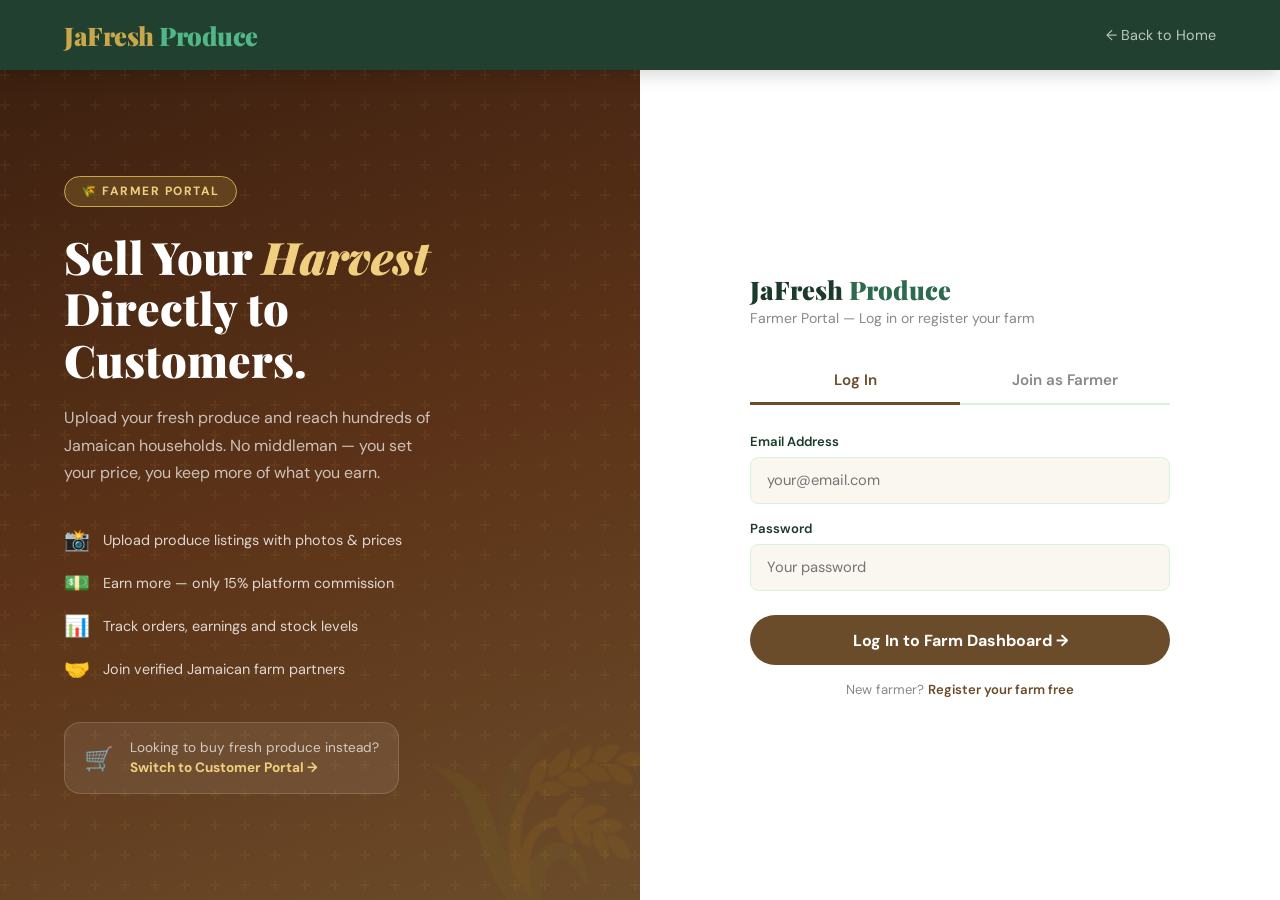
<file: login-farmer.html>
<!DOCTYPE html>
<html lang="en">

<head>
  <meta charset="UTF-8" />
  <meta name="viewport" content="width=device-width, initial-scale=1.0" />
  <title>Farmer Login — JaFresh Produce</title>
  <link rel="icon"
    href="data:image/svg+xml,<svg xmlns=%22http://www.w3.org/2000/svg%22 viewBox=%220 0 100 100%22><text y=%22.9em%22 font-size=%2290%22>🌿</text></svg>" />
  <link rel="stylesheet" href="css/styles.css" />
  <style>
    body {
      background: var(--cream);
      display: flex;
      flex-direction: column;
      min-height: 100vh;
    }

    .auth-layout {
      flex: 1;
      display: grid;
      grid-template-columns: 1fr 1fr;
      min-height: calc(100vh - 70px);
    }

    .auth-panel-left {
      background: linear-gradient(160deg, #3d2010 0%, #5c3318 50%, #6b4c2a 100%);
      display: flex;
      flex-direction: column;
      justify-content: center;
      align-items: flex-start;
      padding: 4rem;
      position: relative;
      overflow: hidden;
    }

    .auth-panel-left::before {
      content: '';
      position: absolute;
      inset: 0;
      background: url("data:image/svg+xml,%3Csvg width='60' height='60' viewBox='0 0 60 60' xmlns='http://www.w3.org/2000/svg'%3E%3Cg fill='none' fill-rule='evenodd'%3E%3Cg fill='%23c9a84c' fill-opacity='0.07'%3E%3Cpath d='M36 34v-4h-2v4h-4v2h4v4h2v-4h4v-2h-4zm0-30V0h-2v4h-4v2h4v4h2V6h4V4h-4zM6 34v-4H4v4H0v2h4v4h2v-4h4v-2H6zM6 4V0H4v4H0v2h4v4h2V6h4V4H6z'/%3E%3C/g%3E%3C/g%3E%3C/svg%3E");
    }

    .left-badge {
      background: rgba(201, 168, 76, 0.2);
      border: 1px solid var(--gold);
      color: var(--gold-light);
      font-size: 0.75rem;
      font-weight: 700;
      letter-spacing: 1.5px;
      text-transform: uppercase;
      padding: 0.4rem 1rem;
      border-radius: 50px;
      margin-bottom: 1.5rem;
      position: relative;
    }

    .left-title {
      font-family: 'Playfair Display', serif;
      font-size: clamp(2rem, 3.5vw, 3rem);
      font-weight: 900;
      color: white;
      line-height: 1.15;
      margin-bottom: 1.2rem;
      position: relative;
    }

    .left-title em {
      color: var(--gold-light);
      font-style: italic;
    }

    .left-desc {
      color: rgba(255, 255, 255, 0.7);
      font-size: 1rem;
      line-height: 1.7;
      margin-bottom: 2.5rem;
      position: relative;
      max-width: 380px;
    }

    .left-features {
      display: flex;
      flex-direction: column;
      gap: 1rem;
      position: relative;
    }

    .left-feature {
      display: flex;
      align-items: center;
      gap: 0.8rem;
    }

    .left-feature-icon {
      font-size: 1.3rem;
    }

    .left-feature-text {
      color: rgba(255, 255, 255, 0.8);
      font-size: 0.9rem;
    }

    .left-deco {
      position: absolute;
      bottom: -20px;
      right: -20px;
      font-size: 12rem;
      opacity: 0.06;
      line-height: 1;
      pointer-events: none;
    }

    .switch-role {
      margin-top: 2.5rem;
      position: relative;
      background: rgba(255, 255, 255, 0.08);
      border: 1px solid rgba(255, 255, 255, 0.15);
      border-radius: var(--radius);
      padding: 1rem 1.2rem;
      display: flex;
      align-items: center;
      gap: 1rem;
    }

    .switch-role p {
      color: rgba(255, 255, 255, 0.7);
      font-size: 0.85rem;
    }

    .switch-role a {
      color: var(--gold-light);
      font-weight: 700;
      font-size: 0.85rem;
    }

    .auth-panel-right {
      display: flex;
      flex-direction: column;
      justify-content: center;
      align-items: center;
      padding: 3rem 2rem;
      background: white;
      overflow-y: auto;
    }

    .auth-box {
      width: 100%;
      max-width: 420px;
    }

    .auth-logo {
      font-family: 'Playfair Display', serif;
      font-size: 1.6rem;
      font-weight: 900;
      color: var(--green-dark);
      margin-bottom: 0.2rem;
    }

    .auth-logo span {
      color: var(--green-mid);
    }

    .auth-welcome {
      font-size: 0.88rem;
      color: var(--text-light);
      margin-bottom: 2rem;
    }

    .auth-tabs {
      display: flex;
      border-bottom: 2px solid var(--green-pale);
      margin-bottom: 1.8rem;
    }

    .auth-tab {
      flex: 1;
      padding: 0.7rem;
      text-align: center;
      background: none;
      border: none;
      font-size: 0.95rem;
      font-weight: 600;
      color: var(--text-light);
      border-bottom: 3px solid transparent;
      margin-bottom: -2px;
      transition: all 0.2s;
    }

    .auth-tab.active {
      color: var(--earth);
      border-bottom-color: var(--earth);
    }

    .form-group {
      margin-bottom: 1rem;
    }

    .form-label {
      display: block;
      font-size: 0.82rem;
      font-weight: 600;
      color: var(--green-dark);
      margin-bottom: 0.4rem;
    }

    .form-input {
      width: 100%;
      padding: 0.8rem 1rem;
      border: 1.5px solid var(--green-pale);
      border-radius: var(--radius-sm);
      font-size: 0.92rem;
      font-family: inherit;
      color: var(--text-dark);
      background: var(--cream);
      transition: border-color 0.2s;
      outline: none;
    }

    .form-input:focus {
      border-color: var(--earth);
      background: white;
    }

    .form-row {
      display: grid;
      grid-template-columns: 1fr 1fr;
      gap: 0.8rem;
    }

    .btn-submit {
      width: 100%;
      padding: 0.9rem;
      background: var(--earth);
      color: white;
      border: none;
      border-radius: 50px;
      font-size: 1rem;
      font-weight: 700;
      margin-top: 0.5rem;
      transition: all 0.2s;
    }

    .btn-submit:hover {
      background: #8b6035;
      transform: translateY(-1px);
    }

    .form-footer {
      text-align: center;
      font-size: 0.82rem;
      color: var(--text-light);
      margin-top: 1rem;
    }

    .form-link {
      color: var(--earth);
      font-weight: 600;
      cursor: pointer;
    }

    .error-msg {
      background: #fde2e2;
      color: #c0392b;
      border-radius: var(--radius-sm);
      padding: 0.7rem 1rem;
      font-size: 0.85rem;
      margin-bottom: 1rem;
      display: none;
    }

    .success-msg {
      background: var(--green-pale);
      color: var(--green-dark);
      border-radius: var(--radius-sm);
      padding: 0.7rem 1rem;
      font-size: 0.85rem;
      margin-bottom: 1rem;
      display: none;
    }

    .section-divider {
      font-size: 0.75rem;
      font-weight: 700;
      color: var(--text-light);
      text-transform: uppercase;
      letter-spacing: 1px;
      margin: 1.2rem 0 0.8rem;
      padding-bottom: 0.4rem;
      border-bottom: 1px solid var(--green-pale);
    }

    @media (max-width: 768px) {
      .auth-layout {
        grid-template-columns: 1fr;
      }

      .auth-panel-left {
        display: none;
      }

      .auth-panel-right {
        padding: 2rem 1.5rem;
      }
    }
  </style>
</head>

<body>

  <nav class="navbar">
    <a href="index.html" class="navbar-logo">JaFresh <span>Produce</span></a>
    <div class="navbar-actions">
      <a href="index.html" style="color:rgba(255,255,255,0.7);font-size:0.9rem">← Back to Home</a>
    </div>
  </nav>

  <div class="auth-layout">

    <!-- LEFT PANEL -->
    <div class="auth-panel-left">
      <div class="left-badge">🌾 Farmer Portal</div>
      <h1 class="left-title">Sell Your <em>Harvest</em><br>Directly to<br>Customers.</h1>
      <p class="left-desc">Upload your fresh produce and reach hundreds of Jamaican households. No middleman — you set
        your price, you keep more of what you earn.</p>
      <div class="left-features">
        <div class="left-feature">
          <span class="left-feature-icon">📸</span>
          <span class="left-feature-text">Upload produce listings with photos & prices</span>
        </div>
        <div class="left-feature">
          <span class="left-feature-icon">💵</span>
          <span class="left-feature-text">Earn more — only 15% platform commission</span>
        </div>
        <div class="left-feature">
          <span class="left-feature-icon">📊</span>
          <span class="left-feature-text">Track orders, earnings and stock levels</span>
        </div>
        <div class="left-feature">
          <span class="left-feature-icon">🤝</span>
          <span class="left-feature-text">Join verified Jamaican farm partners</span>
        </div>
      </div>
      <div class="switch-role">
        <span style="font-size:1.5rem">🛒</span>
        <div>
          <p>Looking to buy fresh produce instead?</p>
          <a href="login-customer.html">Switch to Customer Portal →</a>
        </div>
      </div>
      <div class="left-deco">🌾</div>
    </div>

    <!-- RIGHT PANEL -->
    <div class="auth-panel-right">
      <div class="auth-box">
        <div class="auth-logo">JaFresh <span>Produce</span></div>
        <div class="auth-welcome">Farmer Portal — Log in or register your farm</div>

        <div class="auth-tabs">
          <button class="auth-tab active" id="tab-login" onclick="switchTab('login')">Log In</button>
          <button class="auth-tab" id="tab-register" onclick="switchTab('register')">Join as Farmer</button>
        </div>

        <div id="error-msg" class="error-msg"></div>
        <div id="success-msg" class="success-msg"></div>

        <!-- LOGIN FORM -->
        <form id="login-form" onsubmit="handleLogin(event)">
          <div class="form-group">
            <label class="form-label">Email Address</label>
            <input type="email" class="form-input" id="login-email" placeholder="your@email.com" required />
          </div>
          <div class="form-group">
            <label class="form-label">Password</label>
            <input type="password" class="form-input" id="login-password" placeholder="Your password" required />
          </div>
          <button type="submit" class="btn-submit">Log In to Farm Dashboard →</button>
          <div class="form-footer">
            New farmer? <span class="form-link" onclick="switchTab('register')">Register your farm free</span>
          </div>
        </form>

        <!-- REGISTER FORM -->
        <form id="register-form" style="display:none" onsubmit="handleRegister(event)">
          <div class="section-divider">Personal Information</div>
          <div class="form-row">
            <div class="form-group">
              <label class="form-label">First Name *</label>
              <input type="text" class="form-input" id="reg-firstname" placeholder="Delroy" required />
            </div>
            <div class="form-group">
              <label class="form-label">Last Name *</label>
              <input type="text" class="form-input" id="reg-lastname" placeholder="Reid" required />
            </div>
          </div>
          <div class="form-group">
            <label class="form-label">Email Address *</label>
            <input type="email" class="form-input" id="reg-email" placeholder="your@email.com" required />
          </div>
          <div class="form-group">
            <label class="form-label">Phone Number *</label>
            <input type="tel" class="form-input" id="reg-phone" placeholder="(876)370-3761" required />
          </div>

          <div class="section-divider">Farm Information</div>
          <div class="form-group">
            <label class="form-label">Farm Name *</label>
            <input type="text" class="form-input" id="reg-farmname" placeholder="e.g. Reid Family Farm" required />
          </div>
          <div class="form-group">
            <label class="form-label">Parish (farm location) *</label>
            <select class="form-input" id="reg-parish" required>
              <option value="">Select parish</option>
              <option>Kingston</option>
              <option>St. Andrew</option>
              <option>St. Catherine</option>
              <option>St. James</option>
              <option>Manchester</option>
              <option>Clarendon</option>
              <option>St. Elizabeth</option>
              <option>Westmoreland</option>
              <option>Hanover</option>
              <option>St. Ann</option>
              <option>St. Mary</option>
              <option>Portland</option>
              <option>St. Thomas</option>
              <option>Trelawny</option>
            </select>
          </div>
          <div class="form-group">
            <label class="form-label">What do you grow?</label>
            <input type="text" class="form-input" id="reg-crops" placeholder="e.g. Callaloo, Yam, Tomatoes, Herbs" />
          </div>
          <div class="form-group">
            <label class="form-label">About Your Farm</label>
            <textarea class="form-input" id="reg-bio" rows="2"
              placeholder="Tell customers about your farm and farming methods…"></textarea>
          </div>

          <div class="section-divider">Account Security</div>
          <div class="form-group">
            <label class="form-label">Password *</label>
            <input type="password" class="form-input" id="reg-password" placeholder="Create a strong password"
              required />
          </div>

          <button type="submit" class="btn-submit">Register My Farm 🌾</button>
          <div class="form-footer">
            Already registered? <span class="form-link" onclick="switchTab('login')">Log in</span>
          </div>
        </form>

      </div>
    </div>

  </div>

  <script src="js/db.js"></script>
  <script>
    DB.init();

    // ── PHONE FORMATTING ──────────────────────────
    function formatPhone(input) {
      let val = input.value.replace(/\D/g, '');
      if (val.length > 10) val = val.slice(0, 10);
      if (val.length >= 7) val = `(${val.slice(0, 3)})${val.slice(3, 6)}-${val.slice(6)}`;
      else if (val.length >= 4) val = `(${val.slice(0, 3)})${val.slice(3)}`;
      else if (val.length > 0) val = `(${val}`;
      input.value = val;
    }

    function validatePhone(phone) {
      return /^\(\d{3}\)\d{3}-\d{4}$/.test(phone);
    }

    document.getElementById('reg-phone').addEventListener('input', function () { formatPhone(this); });

    const user = DB.getCurrentUser();
    if (user && user.role === 'farmer') window.location.href = window.location.href.replace(/[^/]*$/, 'dashboard-farmer.html');

    function switchTab(tab) {
      document.getElementById('login-form').style.display = tab === 'login' ? 'block' : 'none';
      document.getElementById('register-form').style.display = tab === 'register' ? 'block' : 'none';
      document.getElementById('tab-login').classList.toggle('active', tab === 'login');
      document.getElementById('tab-register').classList.toggle('active', tab === 'register');
      clearMessages();
    }

    function showError(msg) { const el = document.getElementById('error-msg'); el.textContent = msg; el.style.display = 'block'; document.getElementById('success-msg').style.display = 'none'; }
    function showSuccess(msg) { const el = document.getElementById('success-msg'); el.textContent = msg; el.style.display = 'block'; document.getElementById('error-msg').style.display = 'none'; }
    function clearMessages() { document.getElementById('error-msg').style.display = 'none'; document.getElementById('success-msg').style.display = 'none'; }

    function handleLogin(e) {
      e.preventDefault();
      const btn = e.target.querySelector('button[type=submit]');
      const email = document.getElementById('login-email').value.trim();
      const password = document.getElementById('login-password').value;

      if (!email || !password) { showError('Please enter your email and password.'); return; }

      btn.textContent = 'Logging in…'; btn.disabled = true;
      setTimeout(() => {
        const result = DB.login(email, password, 'farmer');
        if (result.success) {
          DB.setCurrentUser(result.user);
          showSuccess('✅ Welcome back! Redirecting to your dashboard…');
          setTimeout(() => window.location.href = window.location.href.replace(/[^/]*$/, 'dashboard-farmer.html'), 800);
        } else {
          showError('❌ ' + result.message);
          btn.textContent = 'Log In to Farm Dashboard →'; btn.disabled = false;
        }
      }, 400);
    }

    function handleRegister(e) {
      e.preventDefault();
      const btn = e.target.querySelector('button[type=submit]');
      const firstName = document.getElementById('reg-firstname').value.trim();
      const lastName = document.getElementById('reg-lastname').value.trim();
      const email = document.getElementById('reg-email').value.trim();
      const phone = document.getElementById('reg-phone').value.trim();
      const farmName = document.getElementById('reg-farmname').value.trim();
      const parish = document.getElementById('reg-parish').value;
      const password = document.getElementById('reg-password').value;

      if (!firstName || !lastName) { showError('Please enter your full name.'); return; }
      if (!email) { showError('Please enter a valid email address.'); return; }
      if (!phone) { showError('Please enter your phone number.'); return; }
      if (!validatePhone(phone)) { showError('Please enter phone in format (876)370-3761.'); return; }
      if (!farmName) { showError('Please enter your farm name.'); return; }
      if (!parish) { showError('Please select your parish.'); return; }
      if (password.length < 6) { showError('Password must be at least 6 characters.'); return; }

      btn.textContent = 'Registering farm…'; btn.disabled = true;
      setTimeout(() => {
        const result = DB.register({
          role: 'farmer', firstName, lastName, email, phone, farmName, parish,
          crops: document.getElementById('reg-crops').value,
          bio: document.getElementById('reg-bio').value,
          password,
        });
        if (result.success) {
          DB.setCurrentUser(result.user);
          showSuccess('✅ Farm registered! Redirecting to your dashboard…');
          setTimeout(() => window.location.href = window.location.href.replace(/[^/]*$/, 'dashboard-farmer.html'), 800);
        } else {
          showError('❌ ' + result.message);
          btn.textContent = 'Register My Farm 🌾'; btn.disabled = false;
        }
      }, 400);
    }
  </script>
</body>

</html>
</file>
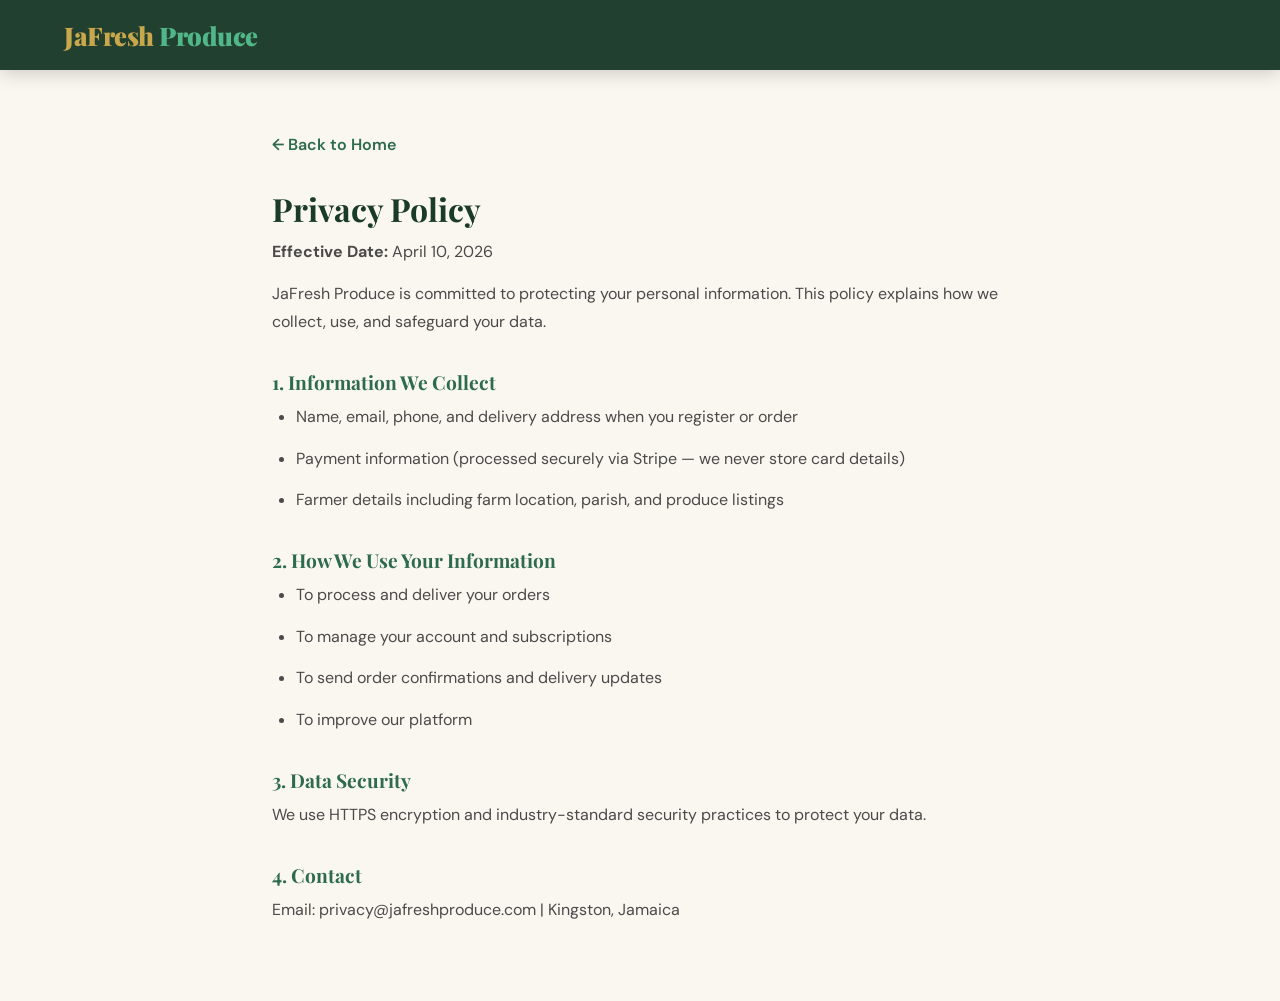
<file: privacy.html>
<!DOCTYPE html>
<html lang="en">
<head>
<meta charset="UTF-8"/><meta name="viewport" content="width=device-width,initial-scale=1.0"/>
<title>Privacy Policy — JaFresh Produce</title>
<link rel="stylesheet" href="../css/styles.css"/>
<style>
.legal-page{max-width:800px;margin:0 auto;padding:4rem 2rem;}
.legal-page h1{font-family:'Playfair Display',serif;color:var(--green-dark);margin-bottom:0.5rem;font-size:2rem;}
.legal-page h2{font-family:'Playfair Display',serif;color:var(--green-mid);margin:2rem 0 0.5rem;font-size:1.2rem;}
.legal-page p,.legal-page li{color:var(--text-mid);line-height:1.8;margin-bottom:0.8rem;}
.legal-page ul{padding-left:1.5rem;}
.back-link{display:inline-block;margin-bottom:2rem;color:var(--green-mid);font-weight:600;}
</style>
</head>
<body style="background:var(--cream)">
<nav class="navbar"><a href="../index.html" class="navbar-logo">JaFresh <span>Produce</span></a></nav>
<div class="legal-page">
<a href="../index.html" class="back-link">← Back to Home</a>
<h1>Privacy Policy</h1>
<p><strong>Effective Date:</strong> April 10, 2026</p>
<p>JaFresh Produce is committed to protecting your personal information. This policy explains how we collect, use, and safeguard your data.</p>
<h2>1. Information We Collect</h2>
<ul>
<li>Name, email, phone, and delivery address when you register or order</li>
<li>Payment information (processed securely via Stripe — we never store card details)</li>
<li>Farmer details including farm location, parish, and produce listings</li>
</ul>
<h2>2. How We Use Your Information</h2>
<ul>
<li>To process and deliver your orders</li>
<li>To manage your account and subscriptions</li>
<li>To send order confirmations and delivery updates</li>
<li>To improve our platform</li>
</ul>
<h2>3. Data Security</h2>
<p>We use HTTPS encryption and industry-standard security practices to protect your data.</p>
<h2>4. Contact</h2>
<p>Email: privacy@jafreshproduce.com | Kingston, Jamaica</p>
</div>
</body>
</html>
</file>
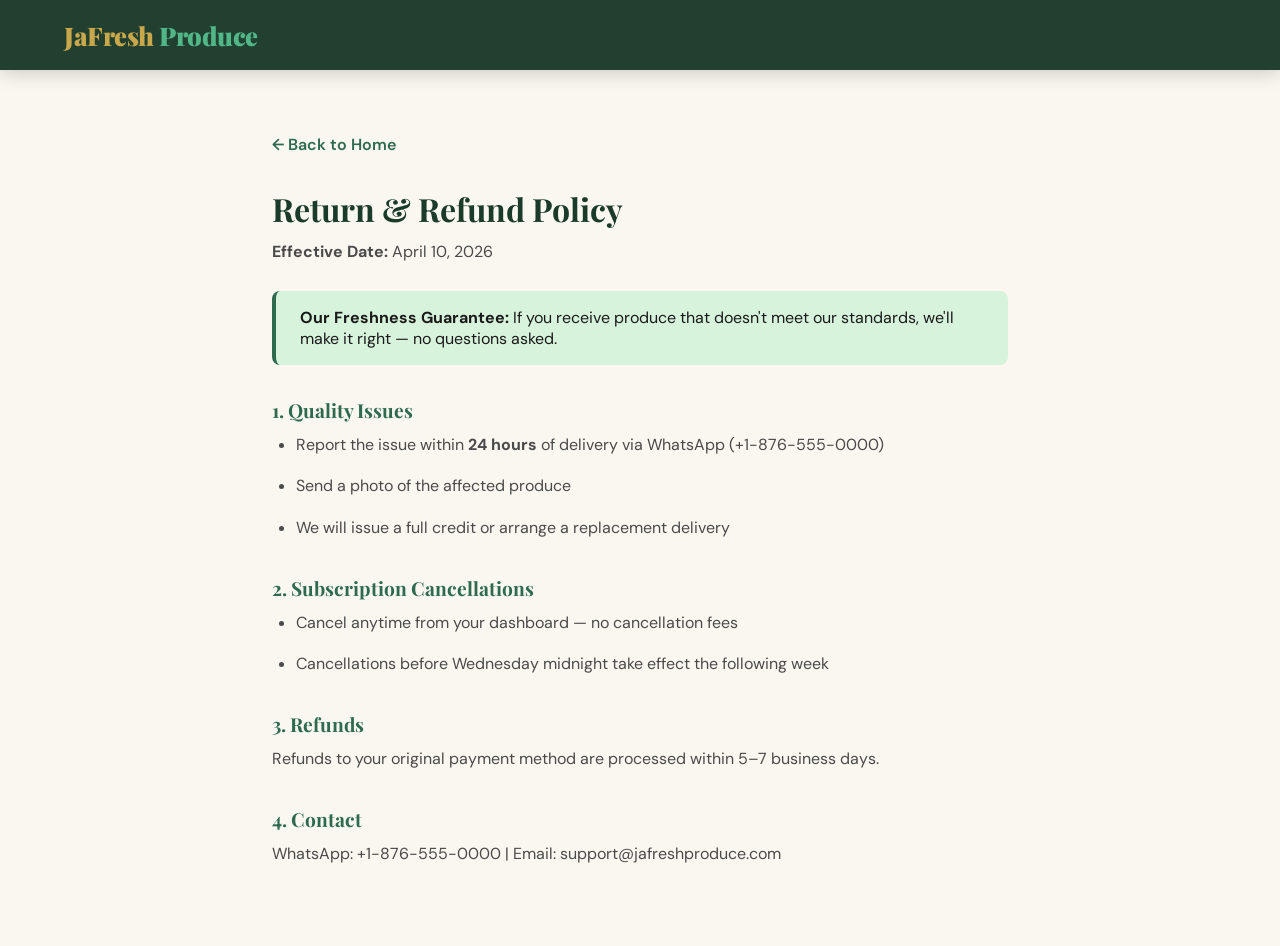
<file: returns.html>
<!DOCTYPE html>
<html lang="en">
<head>
<meta charset="UTF-8"/><meta name="viewport" content="width=device-width,initial-scale=1.0"/>
<title>Return Policy — JaFresh Produce</title>
<link rel="stylesheet" href="../css/styles.css"/>
<style>
.legal-page{max-width:800px;margin:0 auto;padding:4rem 2rem;}
.legal-page h1{font-family:'Playfair Display',serif;color:var(--green-dark);margin-bottom:0.5rem;font-size:2rem;}
.legal-page h2{font-family:'Playfair Display',serif;color:var(--green-mid);margin:2rem 0 0.5rem;font-size:1.2rem;}
.legal-page p,.legal-page li{color:var(--text-mid);line-height:1.8;margin-bottom:0.8rem;}
.legal-page ul{padding-left:1.5rem;}
.back-link{display:inline-block;margin-bottom:2rem;color:var(--green-mid);font-weight:600;}
.highlight-box{background:var(--green-pale);border-left:4px solid var(--green-mid);padding:1rem 1.5rem;border-radius:8px;margin:1.5rem 0;}
</style>
</head>
<body style="background:var(--cream)">
<nav class="navbar"><a href="../index.html" class="navbar-logo">JaFresh <span>Produce</span></a></nav>
<div class="legal-page">
<a href="../index.html" class="back-link">← Back to Home</a>
<h1>Return &amp; Refund Policy</h1>
<p><strong>Effective Date:</strong> April 10, 2026</p>
<div class="highlight-box"><strong>Our Freshness Guarantee:</strong> If you receive produce that doesn't meet our standards, we'll make it right — no questions asked.</div>
<h2>1. Quality Issues</h2>
<ul>
<li>Report the issue within <strong>24 hours</strong> of delivery via WhatsApp (+1-876-555-0000)</li>
<li>Send a photo of the affected produce</li>
<li>We will issue a full credit or arrange a replacement delivery</li>
</ul>
<h2>2. Subscription Cancellations</h2>
<ul>
<li>Cancel anytime from your dashboard — no cancellation fees</li>
<li>Cancellations before Wednesday midnight take effect the following week</li>
</ul>
<h2>3. Refunds</h2>
<p>Refunds to your original payment method are processed within 5–7 business days.</p>
<h2>4. Contact</h2>
<p>WhatsApp: +1-876-555-0000 | Email: support@jafreshproduce.com</p>
</div>
</body>
</html>
</file>
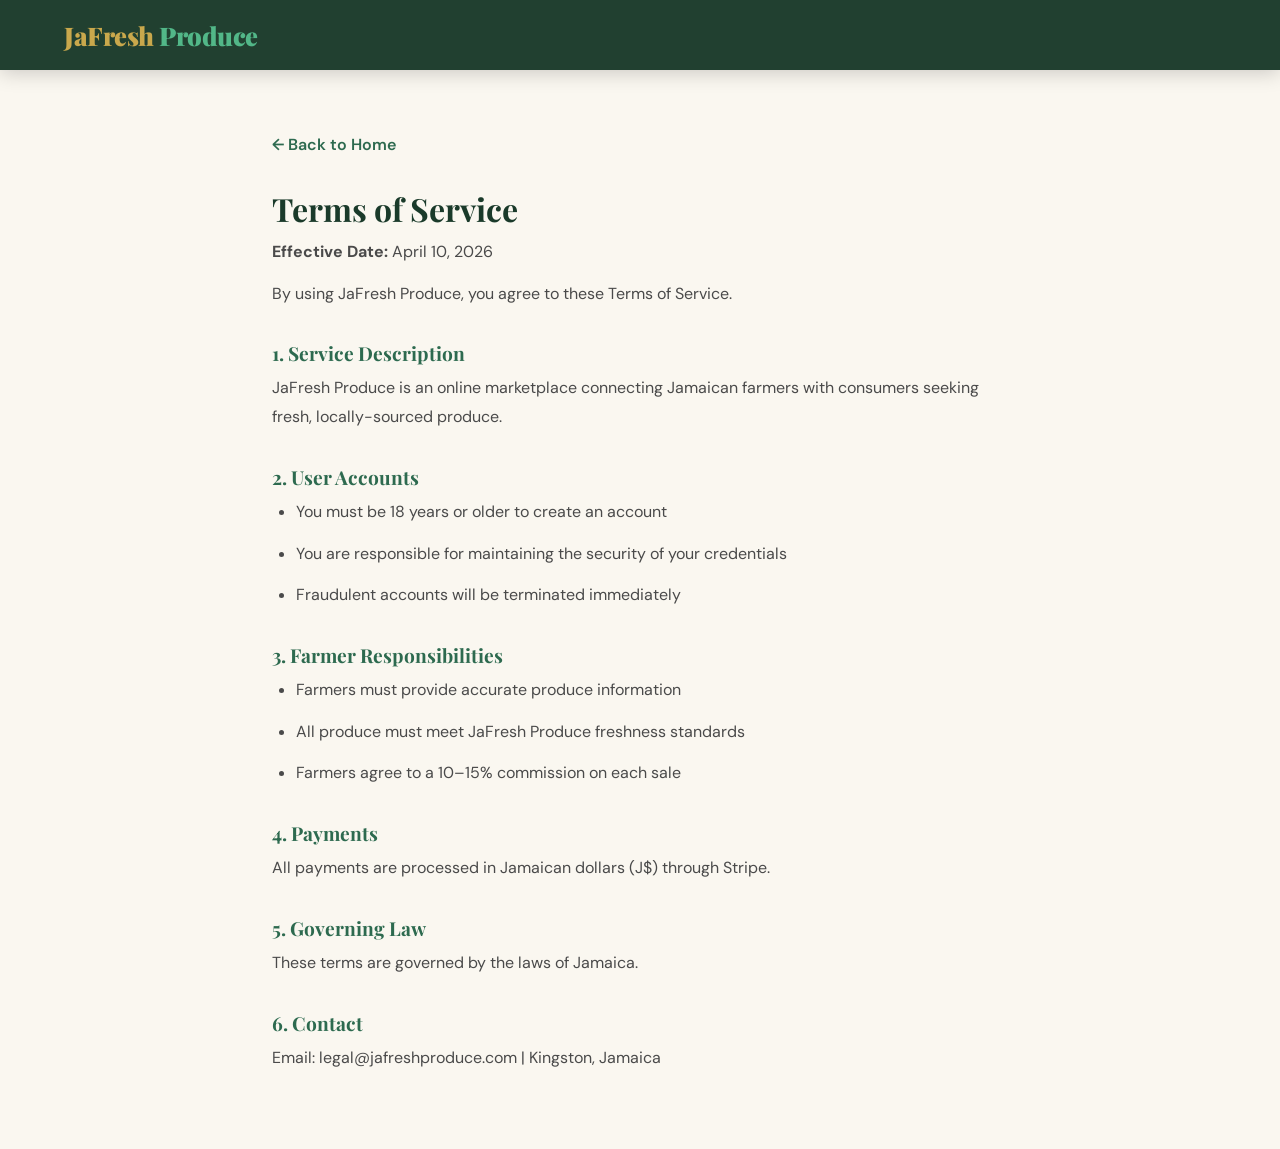
<file: terms.html>
<!DOCTYPE html>
<html lang="en">
<head>
<meta charset="UTF-8"/><meta name="viewport" content="width=device-width,initial-scale=1.0"/>
<title>Terms of Service — JaFresh Produce</title>
<link rel="stylesheet" href="../css/styles.css"/>
<style>
.legal-page{max-width:800px;margin:0 auto;padding:4rem 2rem;}
.legal-page h1{font-family:'Playfair Display',serif;color:var(--green-dark);margin-bottom:0.5rem;font-size:2rem;}
.legal-page h2{font-family:'Playfair Display',serif;color:var(--green-mid);margin:2rem 0 0.5rem;font-size:1.2rem;}
.legal-page p,.legal-page li{color:var(--text-mid);line-height:1.8;margin-bottom:0.8rem;}
.legal-page ul{padding-left:1.5rem;}
.back-link{display:inline-block;margin-bottom:2rem;color:var(--green-mid);font-weight:600;}
</style>
</head>
<body style="background:var(--cream)">
<nav class="navbar"><a href="../index.html" class="navbar-logo">JaFresh <span>Produce</span></a></nav>
<div class="legal-page">
<a href="../index.html" class="back-link">← Back to Home</a>
<h1>Terms of Service</h1>
<p><strong>Effective Date:</strong> April 10, 2026</p>
<p>By using JaFresh Produce, you agree to these Terms of Service.</p>
<h2>1. Service Description</h2>
<p>JaFresh Produce is an online marketplace connecting Jamaican farmers with consumers seeking fresh, locally-sourced produce.</p>
<h2>2. User Accounts</h2>
<ul>
<li>You must be 18 years or older to create an account</li>
<li>You are responsible for maintaining the security of your credentials</li>
<li>Fraudulent accounts will be terminated immediately</li>
</ul>
<h2>3. Farmer Responsibilities</h2>
<ul>
<li>Farmers must provide accurate produce information</li>
<li>All produce must meet JaFresh Produce freshness standards</li>
<li>Farmers agree to a 10–15% commission on each sale</li>
</ul>
<h2>4. Payments</h2>
<p>All payments are processed in Jamaican dollars (J$) through Stripe.</p>
<h2>5. Governing Law</h2>
<p>These terms are governed by the laws of Jamaica.</p>
<h2>6. Contact</h2>
<p>Email: legal@jafreshproduce.com | Kingston, Jamaica</p>
</div>
</body>
</html>
</file>
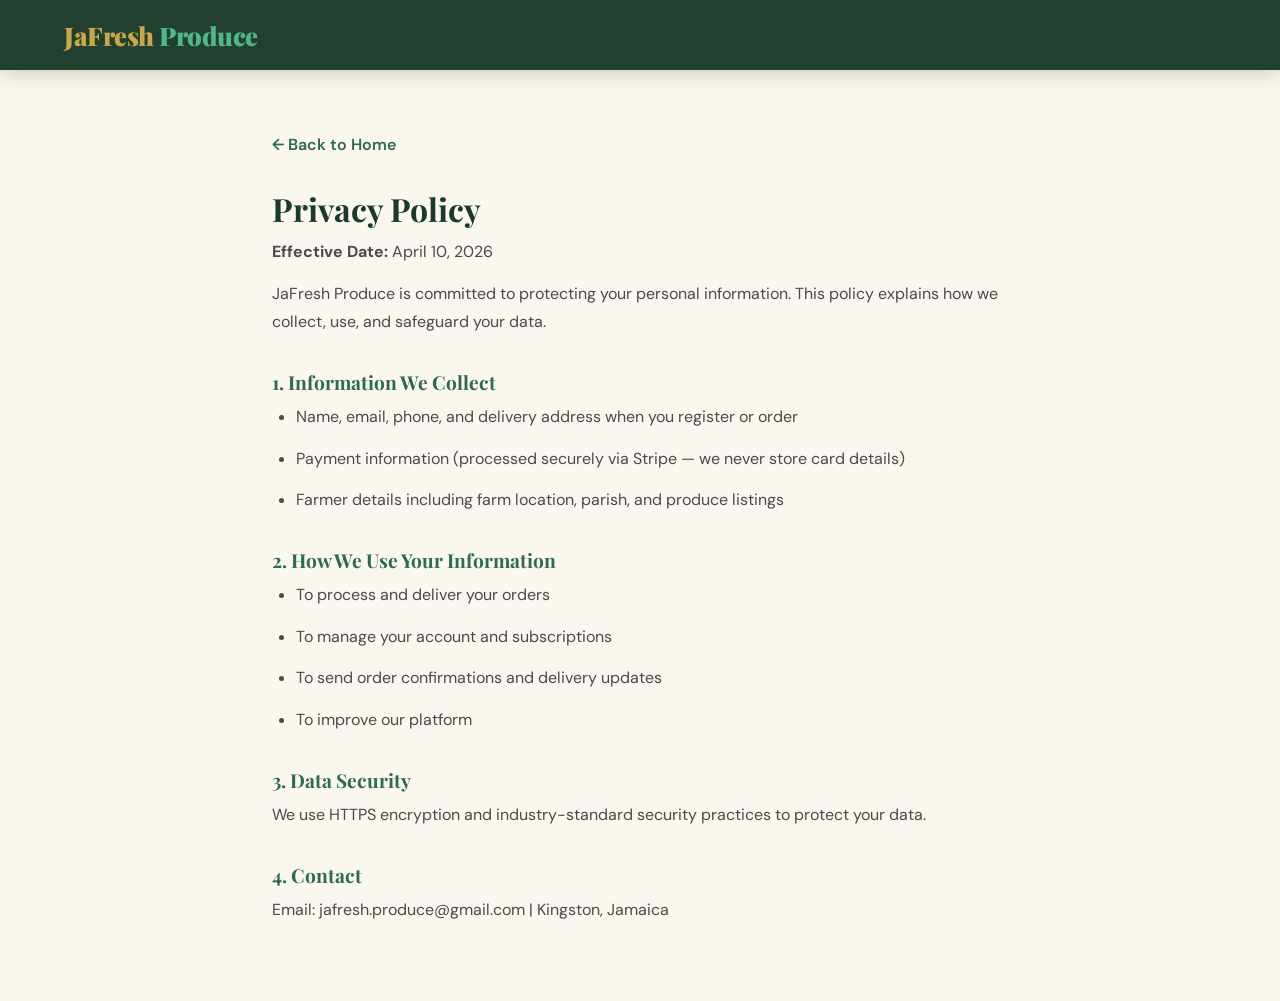
<file: pages/privacy.html>
<!DOCTYPE html>
<html lang="en">
<head>
    <meta charset="UTF-8"/><meta name="viewport" content="width=device-width,initial-scale=1.0"/>
    <title>Privacy Policy — JaFresh Produce</title>
    <link rel="stylesheet" href="../css/styles.css"/>
    <style>
        .legal-page{max-width:800px;margin:0 auto;padding:4rem 2rem;}
        .legal-page h1{font-family:'Playfair Display',serif;color:var(--green-dark);margin-bottom:0.5rem;font-size:2rem;}
        .legal-page h2{font-family:'Playfair Display',serif;color:var(--green-mid);margin:2rem 0 0.5rem;font-size:1.2rem;}
        .legal-page p,.legal-page li{color:var(--text-mid);line-height:1.8;margin-bottom:0.8rem;}
        .legal-page ul{padding-left:1.5rem;}
        .back-link{display:inline-block;margin-bottom:2rem;color:var(--green-mid);font-weight:600;}
    </style>
</head>
<body style="background:var(--cream)">
<nav class="navbar"><a href="../index.html" class="navbar-logo">JaFresh <span>Produce</span></a></nav>
<div class="legal-page">
    <a href="../index.html" class="back-link">← Back to Home</a>
    <h1>Privacy Policy</h1>
    <p><strong>Effective Date:</strong> April 10, 2026</p>
    <p>JaFresh Produce is committed to protecting your personal information. This policy explains how we collect, use, and safeguard your data.</p>
    <h2>1. Information We Collect</h2>
    <ul>
        <li>Name, email, phone, and delivery address when you register or order</li>
        <li>Payment information (processed securely via Stripe — we never store card details)</li>
        <li>Farmer details including farm location, parish, and produce listings</li>
    </ul>
    <h2>2. How We Use Your Information</h2>
    <ul>
        <li>To process and deliver your orders</li>
        <li>To manage your account and subscriptions</li>
        <li>To send order confirmations and delivery updates</li>
        <li>To improve our platform</li>
    </ul>
    <h2>3. Data Security</h2>
    <p>We use HTTPS encryption and industry-standard security practices to protect your data.</p>
    <h2>4. Contact</h2>
    <p>Email: jafresh.produce@gmail.com | Kingston, Jamaica</p>
</div>
</body>
</html>
</file>
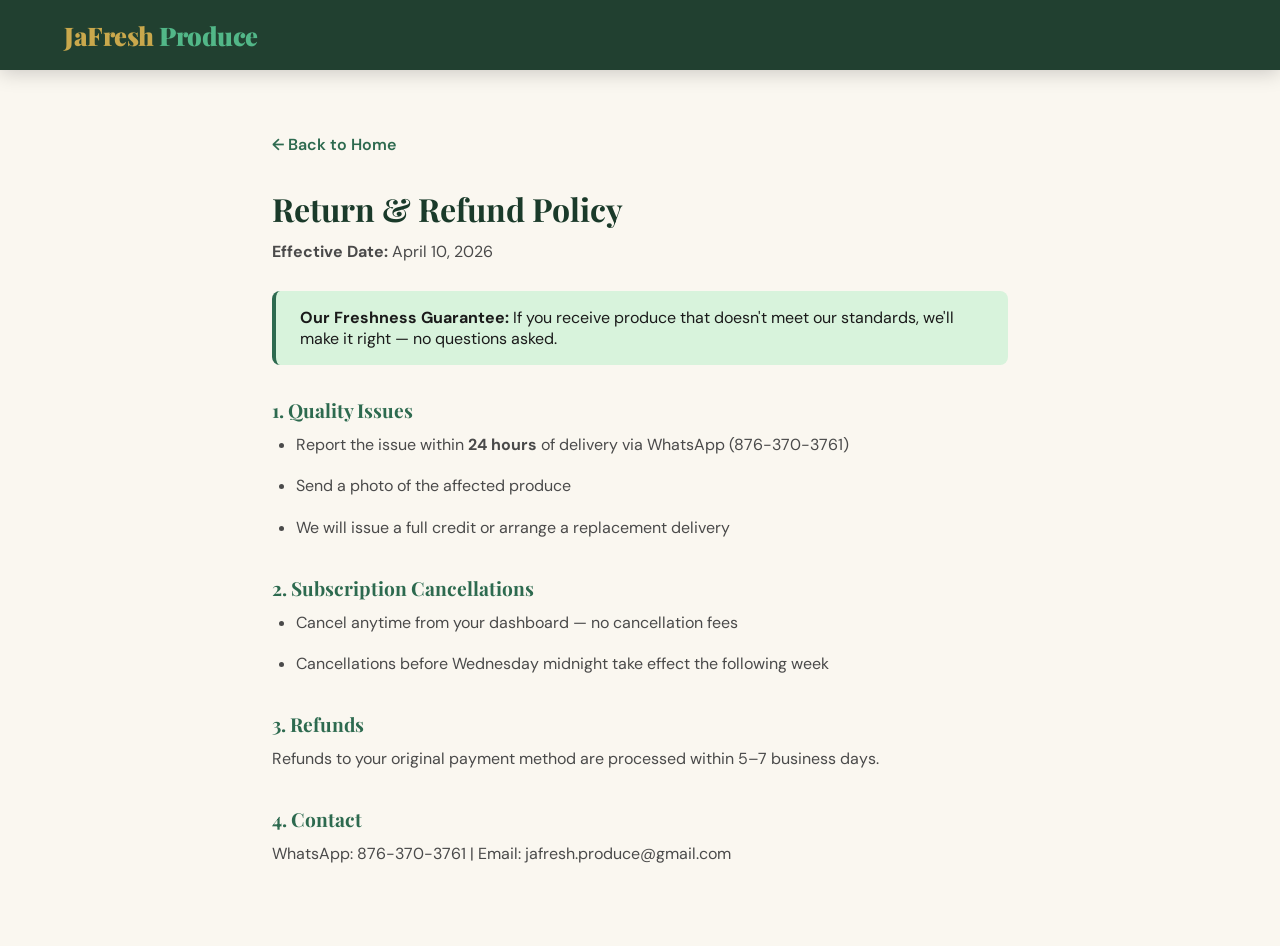
<file: pages/returns.html>
<!DOCTYPE html>
<html lang="en">
<head>
    <meta charset="UTF-8"/><meta name="viewport" content="width=device-width,initial-scale=1.0"/>
    <title>Return Policy — JaFresh Produce</title>
    <link rel="stylesheet" href="../css/styles.css"/>
    <style>
        .legal-page{max-width:800px;margin:0 auto;padding:4rem 2rem;}
        .legal-page h1{font-family:'Playfair Display',serif;color:var(--green-dark);margin-bottom:0.5rem;font-size:2rem;}
        .legal-page h2{font-family:'Playfair Display',serif;color:var(--green-mid);margin:2rem 0 0.5rem;font-size:1.2rem;}
        .legal-page p,.legal-page li{color:var(--text-mid);line-height:1.8;margin-bottom:0.8rem;}
        .legal-page ul{padding-left:1.5rem;}
        .back-link{display:inline-block;margin-bottom:2rem;color:var(--green-mid);font-weight:600;}
        .highlight-box{background:var(--green-pale);border-left:4px solid var(--green-mid);padding:1rem 1.5rem;border-radius:8px;margin:1.5rem 0;}
    </style>
</head>
<body style="background:var(--cream)">
<nav class="navbar"><a href="../index.html" class="navbar-logo">JaFresh <span>Produce</span></a></nav>
<div class="legal-page">
    <a href="../index.html" class="back-link">← Back to Home</a>
    <h1>Return &amp; Refund Policy</h1>
    <p><strong>Effective Date:</strong> April 10, 2026</p>
    <div class="highlight-box"><strong>Our Freshness Guarantee:</strong> If you receive produce that doesn't meet our standards, we'll make it right — no questions asked.</div>
    <h2>1. Quality Issues</h2>
    <ul>
        <li>Report the issue within <strong>24 hours</strong> of delivery via WhatsApp (876-370-3761)</li>
        <li>Send a photo of the affected produce</li>
        <li>We will issue a full credit or arrange a replacement delivery</li>
    </ul>
    <h2>2. Subscription Cancellations</h2>
    <ul>
        <li>Cancel anytime from your dashboard — no cancellation fees</li>
        <li>Cancellations before Wednesday midnight take effect the following week</li>
    </ul>
    <h2>3. Refunds</h2>
    <p>Refunds to your original payment method are processed within 5–7 business days.</p>
    <h2>4. Contact</h2>
    <p>WhatsApp: 876-370-3761 | Email: jafresh.produce@gmail.com</p>
</div>
</body>
</html>
</file>
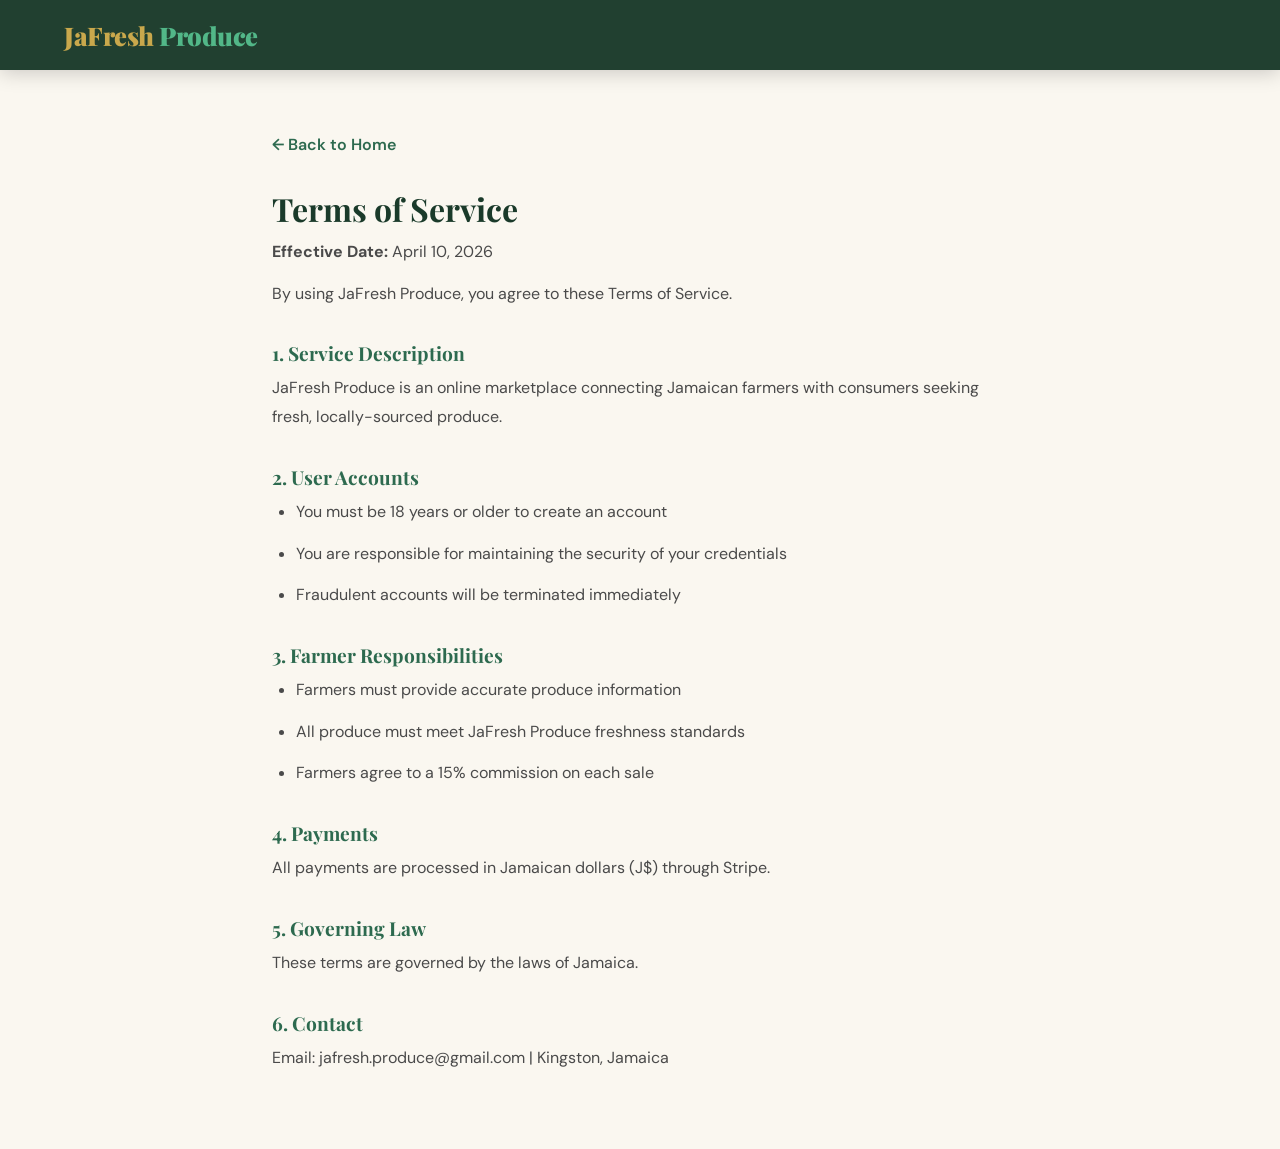
<file: pages/terms.html>
<!DOCTYPE html>
<html lang="en">
<head>
    <meta charset="UTF-8"/><meta name="viewport" content="width=device-width,initial-scale=1.0"/>
    <title>Terms of Service — JaFresh Produce</title>
    <link rel="stylesheet" href="../css/styles.css"/>
    <style>
        .legal-page{max-width:800px;margin:0 auto;padding:4rem 2rem;}
        .legal-page h1{font-family:'Playfair Display',serif;color:var(--green-dark);margin-bottom:0.5rem;font-size:2rem;}
        .legal-page h2{font-family:'Playfair Display',serif;color:var(--green-mid);margin:2rem 0 0.5rem;font-size:1.2rem;}
        .legal-page p,.legal-page li{color:var(--text-mid);line-height:1.8;margin-bottom:0.8rem;}
        .legal-page ul{padding-left:1.5rem;}
        .back-link{display:inline-block;margin-bottom:2rem;color:var(--green-mid);font-weight:600;}
    </style>
</head>
<body style="background:var(--cream)">
<nav class="navbar"><a href="../index.html" class="navbar-logo">JaFresh <span>Produce</span></a></nav>
<div class="legal-page">
    <a href="../index.html" class="back-link">← Back to Home</a>
    <h1>Terms of Service</h1>
    <p><strong>Effective Date:</strong> April 10, 2026</p>
    <p>By using JaFresh Produce, you agree to these Terms of Service.</p>
    <h2>1. Service Description</h2>
    <p>JaFresh Produce is an online marketplace connecting Jamaican farmers with consumers seeking fresh, locally-sourced produce.</p>
    <h2>2. User Accounts</h2>
    <ul>
        <li>You must be 18 years or older to create an account</li>
        <li>You are responsible for maintaining the security of your credentials</li>
        <li>Fraudulent accounts will be terminated immediately</li>
    </ul>
    <h2>3. Farmer Responsibilities</h2>
    <ul>
        <li>Farmers must provide accurate produce information</li>
        <li>All produce must meet JaFresh Produce freshness standards</li>
        <li>Farmers agree to a 15% commission on each sale</li>
    </ul>
    <h2>4. Payments</h2>
    <p>All payments are processed in Jamaican dollars (J$) through Stripe.</p>
    <h2>5. Governing Law</h2>
    <p>These terms are governed by the laws of Jamaica.</p>
    <h2>6. Contact</h2>
    <p>Email: jafresh.produce@gmail.com | Kingston, Jamaica</p>
</div>
</body>
</html>
</file>
<file: css/styles.css>
@import url('https://fonts.googleapis.com/css2?family=Playfair+Display:ital,wght@0,400;0,700;0,900;1,400&family=DM+Sans:wght@300;400;500;600&display=swap');

:root {
  --green-dark: #1a3a2a;
  --green-mid: #2d6a4f;
  --green-light: #52b788;
  --green-pale: #d8f3dc;
  --gold: #c9a84c;
  --gold-light: #f0d080;
  --earth: #6b4c2a;
  --cream: #faf7f0;
  --white: #ffffff;
  --text-dark: #1a1a1a;
  --text-mid: #4a4a4a;
  --text-light: #888;
  --shadow: 0 4px 24px rgba(0,0,0,0.10);
  --radius: 16px;
  --radius-sm: 8px;
}

*, *::before, *::after { box-sizing: border-box; margin: 0; padding: 0; }

body {
  font-family: 'DM Sans', sans-serif;
  background: var(--cream);
  color: var(--text-dark);
  min-height: 100vh;
}

a { text-decoration: none; color: inherit; }
img { max-width: 100%; display: block; }
button { cursor: pointer; font-family: inherit; }

/* ── NAVBAR ── */
.navbar {
  position: sticky; top: 0; z-index: 1000;
  background: rgba(26,58,42,0.97);
  backdrop-filter: blur(12px);
  display: flex; align-items: center; justify-content: space-between;
  padding: 0 5%; height: 70px;
  box-shadow: 0 2px 20px rgba(0,0,0,0.2);
}
.navbar-logo {
  font-family: 'Playfair Display', serif;
  font-size: 1.6rem; font-weight: 900;
  color: var(--gold);
  letter-spacing: -0.5px;
}
.navbar-logo span { color: var(--green-light); }
.navbar-links { display: flex; gap: 2rem; align-items: center; }
.navbar-links a {
  color: rgba(255,255,255,0.85);
  font-size: 0.92rem; font-weight: 500;
  transition: color 0.2s;
}
.navbar-links a:hover { color: var(--gold-light); }
.navbar-actions { display: flex; gap: 0.8rem; align-items: center; }
.btn-nav-outline {
  border: 1.5px solid var(--green-light);
  color: var(--green-light);
  background: transparent;
  padding: 0.45rem 1.1rem;
  border-radius: 50px; font-size: 0.88rem; font-weight: 500;
  transition: all 0.2s;
}
.btn-nav-outline:hover { background: var(--green-light); color: var(--green-dark); }
.btn-nav-solid {
  background: var(--gold);
  color: var(--green-dark);
  border: none;
  padding: 0.45rem 1.2rem;
  border-radius: 50px; font-size: 0.88rem; font-weight: 600;
  transition: all 0.2s;
}
.btn-nav-solid:hover { background: var(--gold-light); }
.cart-icon {
  position: relative; color: white; font-size: 1.3rem;
  background: none; border: none; padding: 4px;
}
.cart-count {
  position: absolute; top: -4px; right: -6px;
  background: var(--gold); color: var(--green-dark);
  font-size: 0.65rem; font-weight: 700;
  width: 18px; height: 18px; border-radius: 50%;
  display: flex; align-items: center; justify-content: center;
}
.hamburger { display: none; flex-direction: column; gap: 5px; background: none; border: none; }
.hamburger span { width: 24px; height: 2px; background: white; border-radius: 2px; }

/* ── HERO ── */
.hero {
  min-height: 88vh;
  background: linear-gradient(135deg, var(--green-dark) 0%, #234d35 60%, #1a5c3a 100%);
  display: flex; align-items: center;
  position: relative; overflow: hidden;
  padding: 6rem 5% 4rem;
}
.hero::before {
  content: '';
  position: absolute; inset: 0;
  background: url("data:image/svg+xml,%3Csvg width='60' height='60' viewBox='0 0 60 60' xmlns='http://www.w3.org/2000/svg'%3E%3Cg fill='none' fill-rule='evenodd'%3E%3Cg fill='%2352b788' fill-opacity='0.06'%3E%3Cpath d='M36 34v-4h-2v4h-4v2h4v4h2v-4h4v-2h-4zm0-30V0h-2v4h-4v2h4v4h2V6h4V4h-4zM6 34v-4H4v4H0v2h4v4h2v-4h4v-2H6zM6 4V0H4v4H0v2h4v4h2V6h4V4H6z'/%3E%3C/g%3E%3C/g%3E%3C/svg%3E");
}
.hero-content { position: relative; z-index: 2; max-width: 600px; }
.hero-badge {
  display: inline-block;
  background: rgba(201,168,76,0.2);
  border: 1px solid var(--gold);
  color: var(--gold-light);
  font-size: 0.78rem; font-weight: 600; letter-spacing: 1.5px;
  text-transform: uppercase;
  padding: 0.4rem 1rem; border-radius: 50px;
  margin-bottom: 1.5rem;
}
.hero h1 {
  font-family: 'Playfair Display', serif;
  font-size: clamp(2.8rem, 5vw, 4.5rem);
  font-weight: 900; line-height: 1.08;
  color: white;
  margin-bottom: 1.2rem;
}
.hero h1 em { color: var(--green-light); font-style: italic; }
.hero p {
  color: rgba(255,255,255,0.75);
  font-size: 1.1rem; line-height: 1.7;
  margin-bottom: 2.5rem; max-width: 480px;
}
.hero-btns { display: flex; gap: 1rem; flex-wrap: wrap; }
.btn-primary {
  background: var(--gold);
  color: var(--green-dark);
  border: none; padding: 0.9rem 2rem;
  border-radius: 50px; font-size: 1rem; font-weight: 700;
  transition: all 0.25s; display: inline-flex; align-items: center; gap: 0.5rem;
}
.btn-primary:hover { background: var(--gold-light); transform: translateY(-2px); box-shadow: 0 8px 24px rgba(201,168,76,0.3); }
.btn-secondary {
  background: transparent;
  color: white; border: 2px solid rgba(255,255,255,0.4);
  padding: 0.9rem 2rem;
  border-radius: 50px; font-size: 1rem; font-weight: 600;
  transition: all 0.25s;
}
.btn-secondary:hover { border-color: white; background: rgba(255,255,255,0.08); }
.hero-image {
  position: absolute; right: 5%; top: 50%;
  transform: translateY(-50%);
  width: min(45%, 520px);
  z-index: 1;
}
.hero-stats {
  display: flex; gap: 2.5rem; margin-top: 3rem;
  padding-top: 2rem; border-top: 1px solid rgba(255,255,255,0.1);
}
.stat-item { }
.stat-num {
  font-family: 'Playfair Display', serif;
  font-size: 2rem; font-weight: 900; color: var(--gold);
}
.stat-label { font-size: 0.8rem; color: rgba(255,255,255,0.55); margin-top: 2px; }

/* ── HOW IT WORKS ── */
.how-it-works {
  padding: 6rem 5%;
  background: white;
}
.section-header { text-align: center; margin-bottom: 4rem; }
.section-label {
  font-size: 0.78rem; font-weight: 700; letter-spacing: 2px;
  text-transform: uppercase; color: var(--green-mid);
  margin-bottom: 0.8rem;
}
.section-title {
  font-family: 'Playfair Display', serif;
  font-size: clamp(2rem, 3.5vw, 2.8rem);
  font-weight: 800; color: var(--green-dark);
  line-height: 1.2;
}
.section-title em { color: var(--green-mid); font-style: italic; }
.section-sub { color: var(--text-mid); font-size: 1rem; margin-top: 0.8rem; }

.steps-grid { display: grid; grid-template-columns: repeat(auto-fit, minmax(220px, 1fr)); gap: 2rem; }
.step-card {
  text-align: center; padding: 2.5rem 1.5rem;
  border-radius: var(--radius);
  background: var(--cream);
  position: relative;
  transition: transform 0.2s, box-shadow 0.2s;
}
.step-card:hover { transform: translateY(-6px); box-shadow: var(--shadow); }
.step-num {
  width: 56px; height: 56px;
  background: var(--green-dark); color: var(--gold);
  font-family: 'Playfair Display', serif;
  font-size: 1.5rem; font-weight: 900;
  border-radius: 50%; display: flex; align-items: center; justify-content: center;
  margin: 0 auto 1.2rem;
}
.step-icon { font-size: 2.2rem; margin-bottom: 1rem; }
.step-card h3 { font-size: 1.05rem; font-weight: 700; color: var(--green-dark); margin-bottom: 0.5rem; }
.step-card p { font-size: 0.88rem; color: var(--text-mid); line-height: 1.6; }

/* ── PRODUCTS ── */
.products-section { padding: 6rem 5%; background: var(--cream); }
.filter-tabs {
  display: flex; gap: 0.6rem; flex-wrap: wrap;
  margin-bottom: 2.5rem; justify-content: center;
}
.filter-tab {
  padding: 0.5rem 1.2rem; border-radius: 50px;
  border: 1.5px solid var(--green-mid);
  background: transparent; color: var(--green-mid);
  font-size: 0.88rem; font-weight: 500;
  transition: all 0.2s;
}
.filter-tab.active, .filter-tab:hover {
  background: var(--green-mid); color: white;
}
.products-grid { display: grid; grid-template-columns: repeat(auto-fill, minmax(260px, 1fr)); gap: 1.5rem; }
.product-card {
  background: white; border-radius: var(--radius);
  overflow: hidden; transition: transform 0.2s, box-shadow 0.2s;
  box-shadow: 0 2px 12px rgba(0,0,0,0.06);
}
.product-card:hover { transform: translateY(-6px); box-shadow: var(--shadow); }
.product-img {
  width: 100%; height: 200px;
  object-fit: cover;
  background: linear-gradient(135deg, var(--green-pale), var(--green-light));
  display: flex; align-items: center; justify-content: center;
  font-size: 4rem;
}
.product-body { padding: 1.2rem; }
.product-tag {
  font-size: 0.72rem; font-weight: 700; letter-spacing: 1px;
  text-transform: uppercase; color: var(--green-mid);
  margin-bottom: 0.4rem;
}
.product-name { font-size: 1rem; font-weight: 700; color: var(--green-dark); margin-bottom: 0.3rem; }
.product-desc { font-size: 0.82rem; color: var(--text-mid); line-height: 1.5; margin-bottom: 1rem; }
.product-footer { display: flex; align-items: center; justify-content: space-between; }
.product-price { font-size: 1.15rem; font-weight: 800; color: var(--green-mid); }
.product-price span { font-size: 0.75rem; font-weight: 400; color: var(--text-light); }
.btn-add-cart {
  background: var(--green-dark); color: white;
  border: none; padding: 0.5rem 1rem;
  border-radius: 50px; font-size: 0.82rem; font-weight: 600;
  transition: all 0.2s;
}
.btn-add-cart:hover { background: var(--green-mid); }

/* ── FARMERS ── */
.farmers-section { padding: 6rem 5%; background: var(--green-dark); }
.farmers-section .section-title { color: white; }
.farmers-section .section-label { color: var(--gold-light); }
.farmers-section .section-sub { color: rgba(255,255,255,0.6); }
.farmers-grid { display: grid; grid-template-columns: repeat(auto-fill, minmax(260px, 1fr)); gap: 1.5rem; }
.farmer-card {
  background: rgba(255,255,255,0.06);
  border: 1px solid rgba(255,255,255,0.1);
  border-radius: var(--radius); padding: 2rem;
  transition: all 0.2s;
}
.farmer-card:hover { background: rgba(255,255,255,0.1); transform: translateY(-4px); }
.farmer-avatar {
  width: 72px; height: 72px; border-radius: 50%;
  background: var(--green-mid);
  display: flex; align-items: center; justify-content: center;
  font-size: 2rem; margin-bottom: 1.2rem;
  border: 3px solid var(--gold);
}
.farmer-name { font-size: 1.05rem; font-weight: 700; color: white; margin-bottom: 0.2rem; }
.farmer-location { font-size: 0.8rem; color: var(--green-light); margin-bottom: 0.8rem; }
.farmer-bio { font-size: 0.85rem; color: rgba(255,255,255,0.6); line-height: 1.6; }
.farmer-products { display: flex; flex-wrap: wrap; gap: 0.4rem; margin-top: 1rem; }
.farmer-tag {
  background: rgba(82,183,136,0.2); color: var(--green-light);
  font-size: 0.72rem; padding: 0.25rem 0.7rem; border-radius: 50px;
  font-weight: 500;
}

/* ── SUBSCRIPTIONS ── */
.subscription-section { padding: 6rem 5%; background: white; }
.plans-grid { display: grid; grid-template-columns: repeat(auto-fit, minmax(280px, 1fr)); gap: 1.5rem; max-width: 1000px; margin: 0 auto; }
.plan-card {
  border: 2px solid var(--green-pale);
  border-radius: var(--radius); padding: 2.5rem 2rem;
  text-align: center; position: relative;
  transition: all 0.25s;
}
.plan-card.popular {
  border-color: var(--green-mid);
  box-shadow: 0 8px 32px rgba(45,106,79,0.15);
  transform: scale(1.02);
}
.plan-badge {
  position: absolute; top: -14px; left: 50%; transform: translateX(-50%);
  background: var(--green-mid); color: white;
  font-size: 0.72rem; font-weight: 700; letter-spacing: 1px;
  text-transform: uppercase; padding: 0.3rem 1rem; border-radius: 50px;
}
.plan-icon { font-size: 2.5rem; margin-bottom: 1rem; }
.plan-name { font-family: 'Playfair Display', serif; font-size: 1.4rem; font-weight: 800; color: var(--green-dark); margin-bottom: 0.5rem; }
.plan-price { font-size: 2.5rem; font-weight: 900; color: var(--green-mid); margin: 0.8rem 0; }
.plan-price sup { font-size: 1rem; vertical-align: super; }
.plan-price sub { font-size: 0.85rem; color: var(--text-light); font-weight: 400; }
.plan-desc { font-size: 0.88rem; color: var(--text-mid); margin-bottom: 1.5rem; }
.plan-features { list-style: none; text-align: left; margin-bottom: 2rem; }
.plan-features li {
  font-size: 0.88rem; color: var(--text-mid);
  padding: 0.4rem 0; border-bottom: 1px solid var(--green-pale);
  display: flex; align-items: center; gap: 0.5rem;
}
.plan-features li::before { content: '✓'; color: var(--green-mid); font-weight: 700; }
.btn-plan {
  width: 100%; padding: 0.9rem;
  border-radius: 50px; font-weight: 700; font-size: 1rem;
  border: 2px solid var(--green-mid);
  background: transparent; color: var(--green-mid);
  transition: all 0.2s;
}
.btn-plan:hover, .plan-card.popular .btn-plan {
  background: var(--green-mid); color: white;
}

/* ── TESTIMONIALS ── */
.testimonials-section { padding: 6rem 5%; background: var(--cream); }
.testimonials-grid { display: grid; grid-template-columns: repeat(auto-fit, minmax(280px, 1fr)); gap: 1.5rem; }
.testimonial-card {
  background: white; border-radius: var(--radius);
  padding: 2rem; box-shadow: 0 2px 16px rgba(0,0,0,0.06);
}
.testimonial-stars { color: var(--gold); font-size: 1rem; margin-bottom: 0.8rem; }
.testimonial-text { font-size: 0.95rem; color: var(--text-mid); line-height: 1.7; font-style: italic; margin-bottom: 1.2rem; }
.testimonial-author { display: flex; align-items: center; gap: 0.8rem; }
.author-avatar {
  width: 44px; height: 44px; border-radius: 50%;
  background: var(--green-pale);
  display: flex; align-items: center; justify-content: center; font-size: 1.2rem;
}
.author-name { font-weight: 700; font-size: 0.9rem; color: var(--green-dark); }
.author-loc { font-size: 0.78rem; color: var(--text-light); }

/* ── FOOTER ── */
footer {
  background: var(--green-dark); color: rgba(255,255,255,0.7);
  padding: 4rem 5% 2rem;
}
.footer-grid { display: grid; grid-template-columns: 2fr 1fr 1fr 1fr; gap: 3rem; margin-bottom: 3rem; }
.footer-logo {
  font-family: 'Playfair Display', serif;
  font-size: 1.5rem; font-weight: 900; color: var(--gold);
  margin-bottom: 0.8rem;
}
.footer-logo span { color: var(--green-light); }
.footer-desc { font-size: 0.88rem; line-height: 1.7; margin-bottom: 1.2rem; }
.footer-social { display: flex; gap: 0.8rem; }
.social-btn {
  width: 36px; height: 36px; border-radius: 50%;
  background: rgba(255,255,255,0.1); color: white;
  display: flex; align-items: center; justify-content: center;
  font-size: 0.85rem; transition: all 0.2s;
  border: none;
}
.social-btn:hover { background: var(--gold); color: var(--green-dark); }
.footer-col h4 { color: white; font-size: 0.95rem; font-weight: 700; margin-bottom: 1rem; }
.footer-col ul { list-style: none; }
.footer-col ul li { margin-bottom: 0.5rem; }
.footer-col ul li a { font-size: 0.85rem; transition: color 0.2s; }
.footer-col ul li a:hover { color: var(--gold-light); }
.footer-bottom {
  border-top: 1px solid rgba(255,255,255,0.1);
  padding-top: 1.5rem; font-size: 0.8rem;
  display: flex; justify-content: space-between; align-items: center;
}

/* ── MODAL / AUTH ── */
.modal-overlay {
  position: fixed; inset: 0; z-index: 2000;
  background: rgba(0,0,0,0.6); backdrop-filter: blur(4px);
  display: none; align-items: center; justify-content: center;
  padding: 1rem;
}
.modal-overlay.active { display: flex; }
.modal {
  background: white; border-radius: 20px;
  width: 100%; max-width: 460px;
  padding: 2.5rem; position: relative;
  max-height: 90vh; overflow-y: auto;
  animation: modalIn 0.3s ease;
}
@keyframes modalIn {
  from { opacity: 0; transform: translateY(20px) scale(0.97); }
  to { opacity: 1; transform: translateY(0) scale(1); }
}
.modal-close {
  position: absolute; top: 1.2rem; right: 1.2rem;
  background: var(--cream); border: none; width: 32px; height: 32px;
  border-radius: 50%; font-size: 1rem; color: var(--text-mid);
  display: flex; align-items: center; justify-content: center;
}
.modal-logo {
  font-family: 'Playfair Display', serif;
  font-size: 1.5rem; font-weight: 900; color: var(--green-dark);
  margin-bottom: 0.3rem;
}
.modal-logo span { color: var(--green-mid); }
.modal-subtitle { font-size: 0.88rem; color: var(--text-light); margin-bottom: 2rem; }

/* Role tabs */
.role-tabs { display: flex; gap: 0; border-radius: 12px; overflow: hidden; border: 2px solid var(--green-pale); margin-bottom: 1.8rem; }
.role-tab {
  flex: 1; padding: 0.75rem; text-align: center;
  background: transparent; border: none;
  font-size: 0.9rem; font-weight: 600; color: var(--text-mid);
  transition: all 0.2s;
}
.role-tab.active { background: var(--green-dark); color: white; }
.role-tab span { display: block; font-size: 1.2rem; margin-bottom: 2px; }

/* Auth tabs (login/register) */
.auth-tabs { display: flex; border-bottom: 2px solid var(--green-pale); margin-bottom: 1.5rem; }
.auth-tab {
  flex: 1; padding: 0.6rem; text-align: center;
  background: none; border: none;
  font-size: 0.92rem; font-weight: 600; color: var(--text-light);
  border-bottom: 3px solid transparent; margin-bottom: -2px;
  transition: all 0.2s;
}
.auth-tab.active { color: var(--green-mid); border-bottom-color: var(--green-mid); }

.form-group { margin-bottom: 1rem; }
.form-label { display: block; font-size: 0.82rem; font-weight: 600; color: var(--green-dark); margin-bottom: 0.4rem; }
.form-input {
  width: 100%; padding: 0.75rem 1rem;
  border: 1.5px solid var(--green-pale); border-radius: var(--radius-sm);
  font-size: 0.92rem; font-family: inherit; color: var(--text-dark);
  background: var(--cream); transition: border-color 0.2s;
  outline: none;
}
.form-input:focus { border-color: var(--green-mid); background: white; }
.form-row { display: grid; grid-template-columns: 1fr 1fr; gap: 0.8rem; }
.btn-submit {
  width: 100%; padding: 0.9rem;
  background: var(--green-dark); color: white;
  border: none; border-radius: 50px;
  font-size: 1rem; font-weight: 700;
  margin-top: 0.8rem; transition: all 0.2s;
}
.btn-submit:hover { background: var(--green-mid); }
.form-footer { text-align: center; font-size: 0.82rem; color: var(--text-light); margin-top: 1rem; }
.form-link { color: var(--green-mid); font-weight: 600; }

/* ── CART SIDEBAR ── */
.cart-sidebar {
  position: fixed; top: 0; right: -420px; width: 420px; max-width: 100vw;
  height: 100vh; background: white; z-index: 1500;
  box-shadow: -4px 0 40px rgba(0,0,0,0.15);
  transition: right 0.35s cubic-bezier(0.4,0,0.2,1);
  display: flex; flex-direction: column;
}
.cart-sidebar.open { right: 0; }
.cart-overlay {
  position: fixed; inset: 0; background: rgba(0,0,0,0.4);
  z-index: 1400; display: none;
}
.cart-overlay.active { display: block; }
.cart-header {
  padding: 1.5rem; border-bottom: 1px solid var(--green-pale);
  display: flex; align-items: center; justify-content: space-between;
}
.cart-title { font-family: 'Playfair Display', serif; font-size: 1.3rem; font-weight: 800; color: var(--green-dark); }
.cart-close { background: none; border: none; font-size: 1.3rem; color: var(--text-mid); }
.cart-items { flex: 1; overflow-y: auto; padding: 1rem 1.5rem; }
.cart-item {
  display: flex; gap: 1rem; align-items: center;
  padding: 1rem 0; border-bottom: 1px solid var(--green-pale);
}
.cart-item-emoji { font-size: 2.2rem; flex-shrink: 0; }
.cart-item-info { flex: 1; }
.cart-item-name { font-weight: 700; font-size: 0.9rem; color: var(--green-dark); }
.cart-item-price { font-size: 0.85rem; color: var(--text-mid); margin-top: 2px; }
.cart-item-qty {
  display: flex; align-items: center; gap: 0.5rem; margin-top: 0.5rem;
}
.qty-btn {
  width: 26px; height: 26px; border-radius: 50%;
  border: 1.5px solid var(--green-mid); background: transparent;
  color: var(--green-mid); font-size: 0.9rem; font-weight: 700;
  display: flex; align-items: center; justify-content: center;
}
.qty-num { font-size: 0.9rem; font-weight: 700; min-width: 20px; text-align: center; }
.cart-item-remove { background: none; border: none; color: #e55; font-size: 1rem; }
.cart-footer { padding: 1.5rem; border-top: 1px solid var(--green-pale); }
.cart-total { display: flex; justify-content: space-between; font-weight: 700; font-size: 1.1rem; margin-bottom: 1rem; color: var(--green-dark); }
.btn-checkout {
  width: 100%; padding: 1rem; background: var(--green-dark); color: white;
  border: none; border-radius: 50px; font-size: 1rem; font-weight: 700;
  transition: all 0.2s;
}
.btn-checkout:hover { background: var(--green-mid); }
.cart-empty { text-align: center; padding: 3rem 1rem; color: var(--text-light); }
.cart-empty-icon { font-size: 3rem; margin-bottom: 1rem; }

/* ── TOAST ── */
.toast {
  position: fixed; bottom: 2rem; left: 50%; transform: translateX(-50%) translateY(80px);
  background: var(--green-dark); color: white;
  padding: 0.8rem 1.8rem; border-radius: 50px;
  font-size: 0.9rem; font-weight: 600; z-index: 3000;
  transition: transform 0.35s cubic-bezier(0.4,0,0.2,1);
  white-space: nowrap;
}
.toast.show { transform: translateX(-50%) translateY(0); }

/* ── DASHBOARD ── */
.dashboard-page { display: none; min-height: 100vh; background: var(--cream); }
.dashboard-page.active { display: block; }
.dashboard-header {
  background: var(--green-dark); padding: 2rem 5%;
  display: flex; align-items: center; justify-content: space-between;
}
.dashboard-header h1 {
  font-family: 'Playfair Display', serif;
  font-size: 1.6rem; color: white;
}
.dashboard-header p { color: var(--green-light); font-size: 0.88rem; margin-top: 2px; }
.btn-logout {
  background: rgba(255,255,255,0.1); color: white;
  border: 1px solid rgba(255,255,255,0.2);
  padding: 0.5rem 1.2rem; border-radius: 50px; font-size: 0.88rem;
}
.dashboard-body { padding: 2.5rem 5%; }
.dashboard-grid { display: grid; grid-template-columns: repeat(auto-fit, minmax(220px, 1fr)); gap: 1.5rem; margin-bottom: 2.5rem; }
.dash-card {
  background: white; border-radius: var(--radius);
  padding: 1.5rem; box-shadow: 0 2px 12px rgba(0,0,0,0.06);
}
.dash-card-icon { font-size: 2rem; margin-bottom: 0.5rem; }
.dash-card-label { font-size: 0.8rem; color: var(--text-light); margin-bottom: 0.3rem; }
.dash-card-value { font-size: 1.8rem; font-weight: 800; color: var(--green-dark); }
.dash-section-title {
  font-family: 'Playfair Display', serif;
  font-size: 1.3rem; font-weight: 800; color: var(--green-dark);
  margin-bottom: 1rem;
}
.dash-table { width: 100%; border-collapse: collapse; background: white; border-radius: var(--radius); overflow: hidden; box-shadow: 0 2px 12px rgba(0,0,0,0.06); }
.dash-table th { background: var(--green-dark); color: white; padding: 0.8rem 1rem; text-align: left; font-size: 0.85rem; }
.dash-table td { padding: 0.8rem 1rem; border-bottom: 1px solid var(--green-pale); font-size: 0.88rem; }
.status-badge {
  display: inline-block; padding: 0.2rem 0.7rem; border-radius: 50px;
  font-size: 0.75rem; font-weight: 700;
}
.status-delivered { background: #d8f3dc; color: #2d6a4f; }
.status-processing { background: #fff3cd; color: #856404; }
.status-pending { background: #fde2e2; color: #c0392b; }

/* farmer dashboard specifics */
.farmer-listing-card {
  background: white; border-radius: var(--radius);
  padding: 1.2rem; display: flex; gap: 1rem; align-items: center;
  box-shadow: 0 2px 8px rgba(0,0,0,0.05); margin-bottom: 0.8rem;
}
.listing-emoji { font-size: 2rem; }
.listing-info { flex: 1; }
.listing-name { font-weight: 700; color: var(--green-dark); }
.listing-stock { font-size: 0.82rem; color: var(--text-mid); }
.listing-price { font-weight: 800; color: var(--green-mid); }
.btn-edit { background: var(--cream); border: 1.5px solid var(--green-pale); color: var(--green-dark); padding: 0.4rem 0.9rem; border-radius: 50px; font-size: 0.8rem; }

/* search bar */
.search-bar-wrap { max-width: 600px; margin: 0 auto 2.5rem; position: relative; }
.search-bar {
  width: 100%; padding: 0.9rem 1.2rem 0.9rem 3rem;
  border: 2px solid var(--green-pale); border-radius: 50px;
  font-size: 0.95rem; font-family: inherit;
  background: white; outline: none; transition: border-color 0.2s;
}
.search-bar:focus { border-color: var(--green-mid); }
.search-icon { position: absolute; left: 1.1rem; top: 50%; transform: translateY(-50%); color: var(--text-light); }

/* ── CHECKOUT MODAL ── */
.checkout-steps { display: flex; gap: 0; margin-bottom: 2rem; }
.checkout-step {
  flex: 1; text-align: center; padding: 0.6rem;
  font-size: 0.78rem; font-weight: 600; color: var(--text-light);
  border-bottom: 3px solid var(--green-pale); position: relative;
}
.checkout-step.active { color: var(--green-mid); border-bottom-color: var(--green-mid); }
.checkout-step.done { color: var(--green-light); border-bottom-color: var(--green-light); }

/* ── RESPONSIVE ── */
@media (max-width: 900px) {
  .hero-image { display: none; }
  .footer-grid { grid-template-columns: 1fr 1fr; }
}
@media (max-width: 768px) {
  #contact > div > div:first-child { grid-template-columns: 1fr !important; }
  .plans-grid { grid-template-columns: 1fr !important; }
  .plan-card.popular { transform: scale(1) !important; }
}
@media (max-width: 640px) {
  .navbar-links { display: none; }
  .hamburger { display: flex; }
  .hero { padding: 3rem 5% 2rem; }
  .hero h1 { font-size: 2rem; }
  .hero p { font-size: 0.95rem; }
  .hero-btns { flex-direction: column; gap: 0.8rem; }
  .hero-btns button, .hero-btns a { width: 100%; text-align: center; }
  .footer-grid { grid-template-columns: 1fr; gap: 2rem; }
  .form-row { grid-template-columns: 1fr; }
  .cart-sidebar { width: 100vw; }
  .steps-grid { grid-template-columns: 1fr 1fr; gap: 1rem; }
  .products-grid { grid-template-columns: 1fr 1fr; gap: 0.8rem; }
  .testimonials-grid { grid-template-columns: 1fr; }
  .farmers-grid { grid-template-columns: 1fr; }
  .section-title { font-size: 1.8rem; }
  .how-it-works, section { padding: 3rem 5%; }
}

/* page transitions */
.main-site { transition: opacity 0.2s; }
.main-site.hidden { display: none; }
</file>
